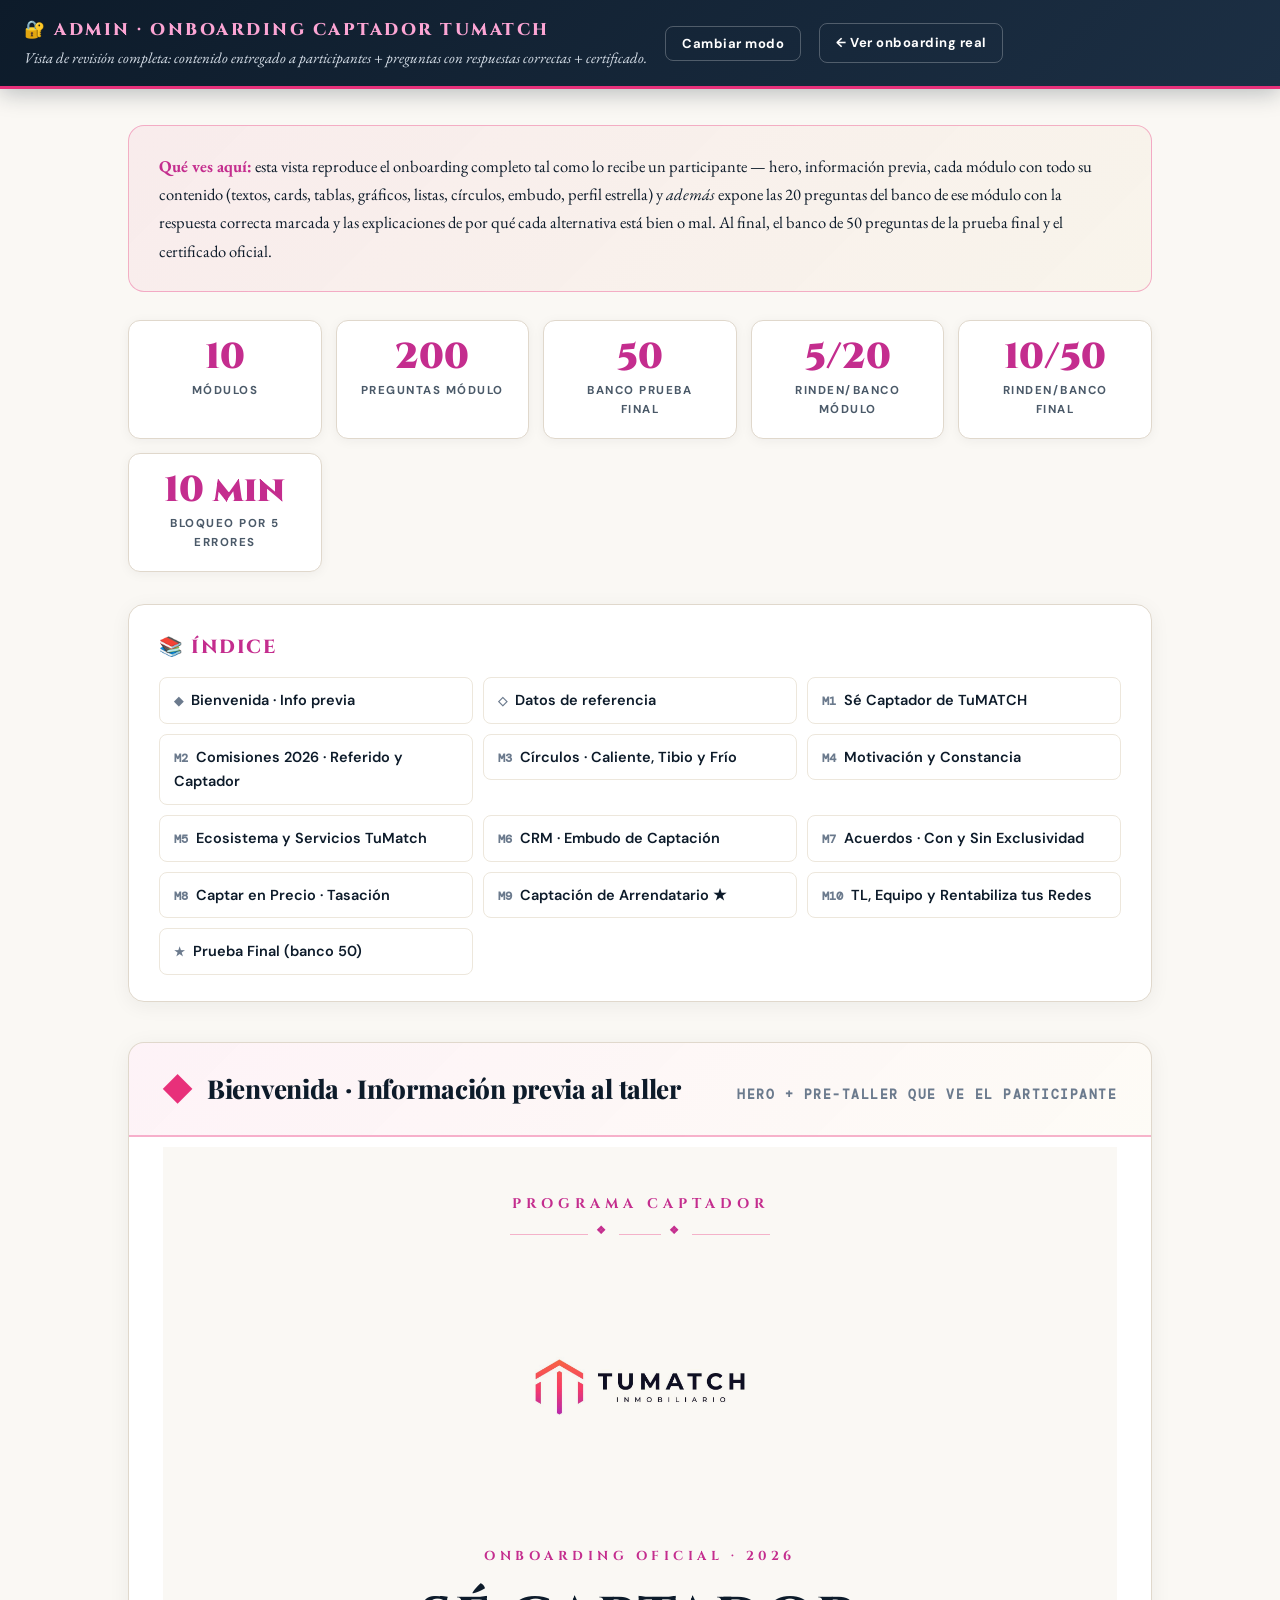
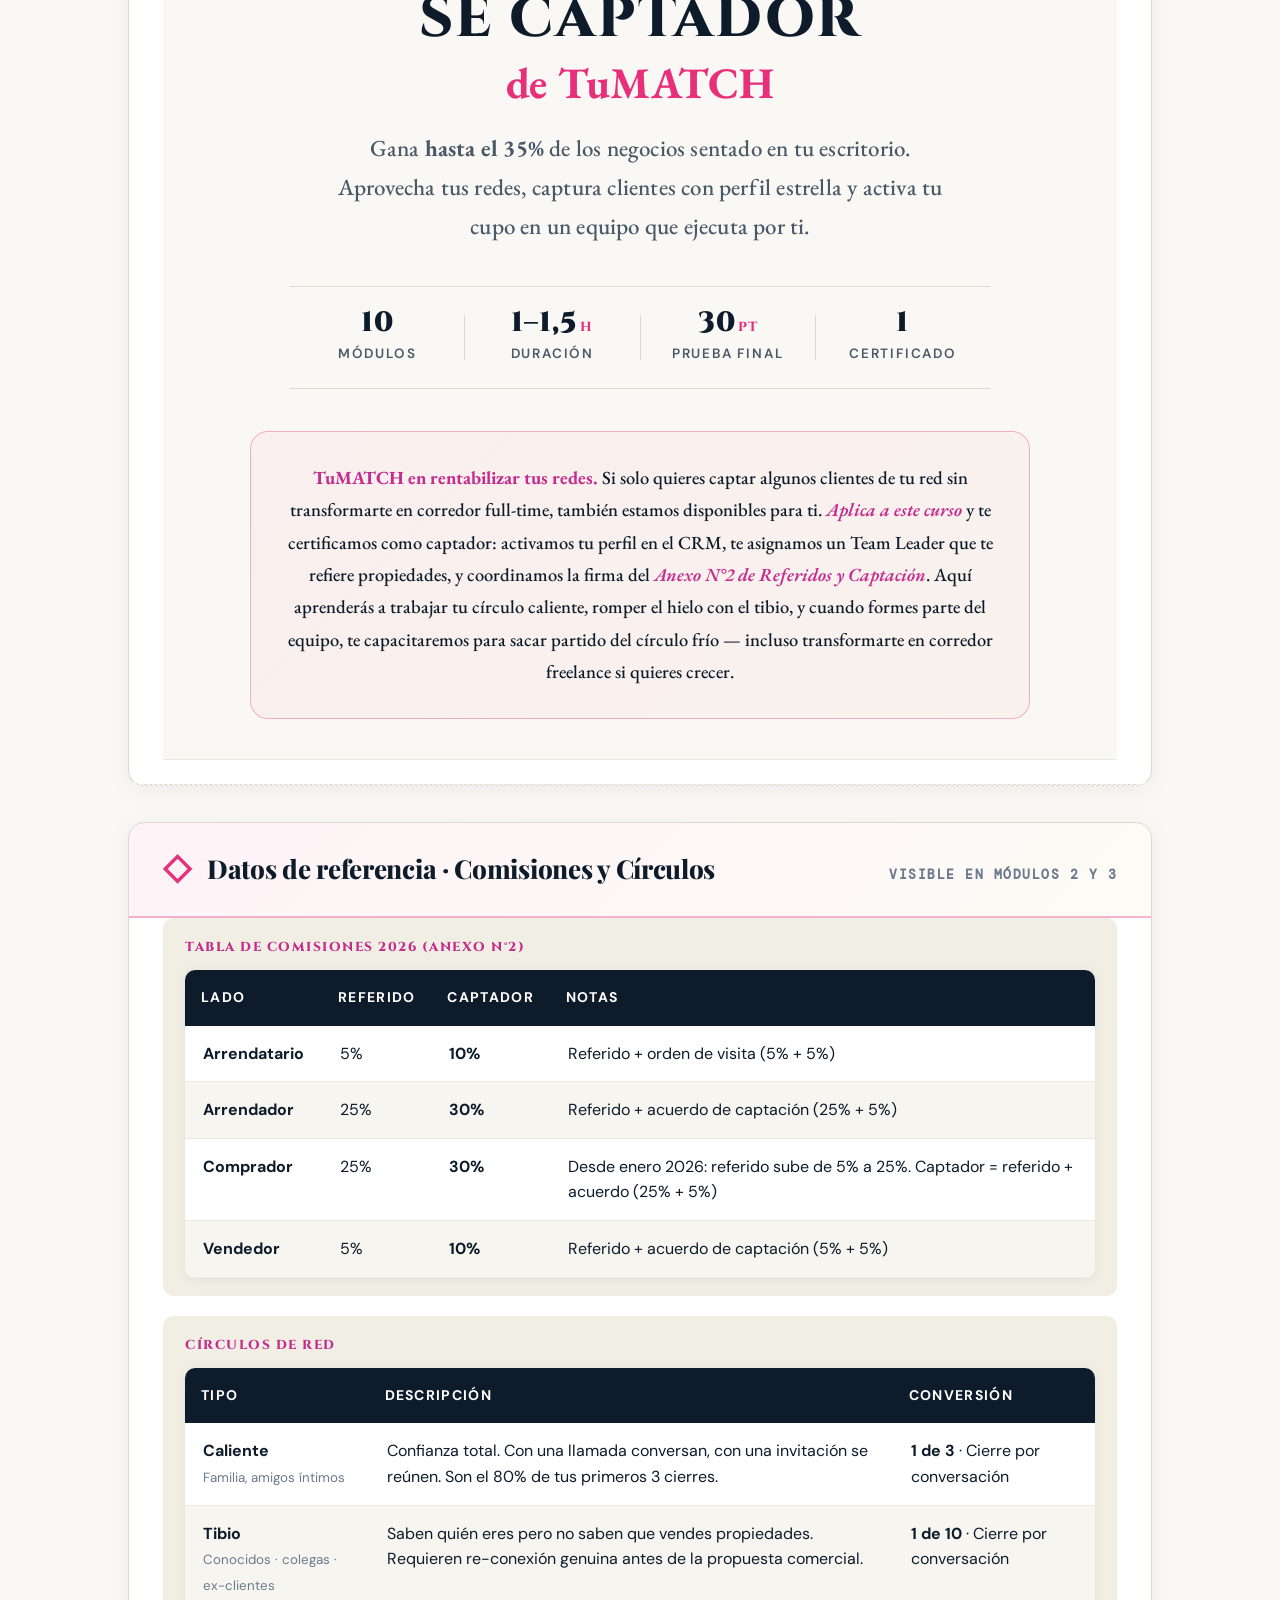
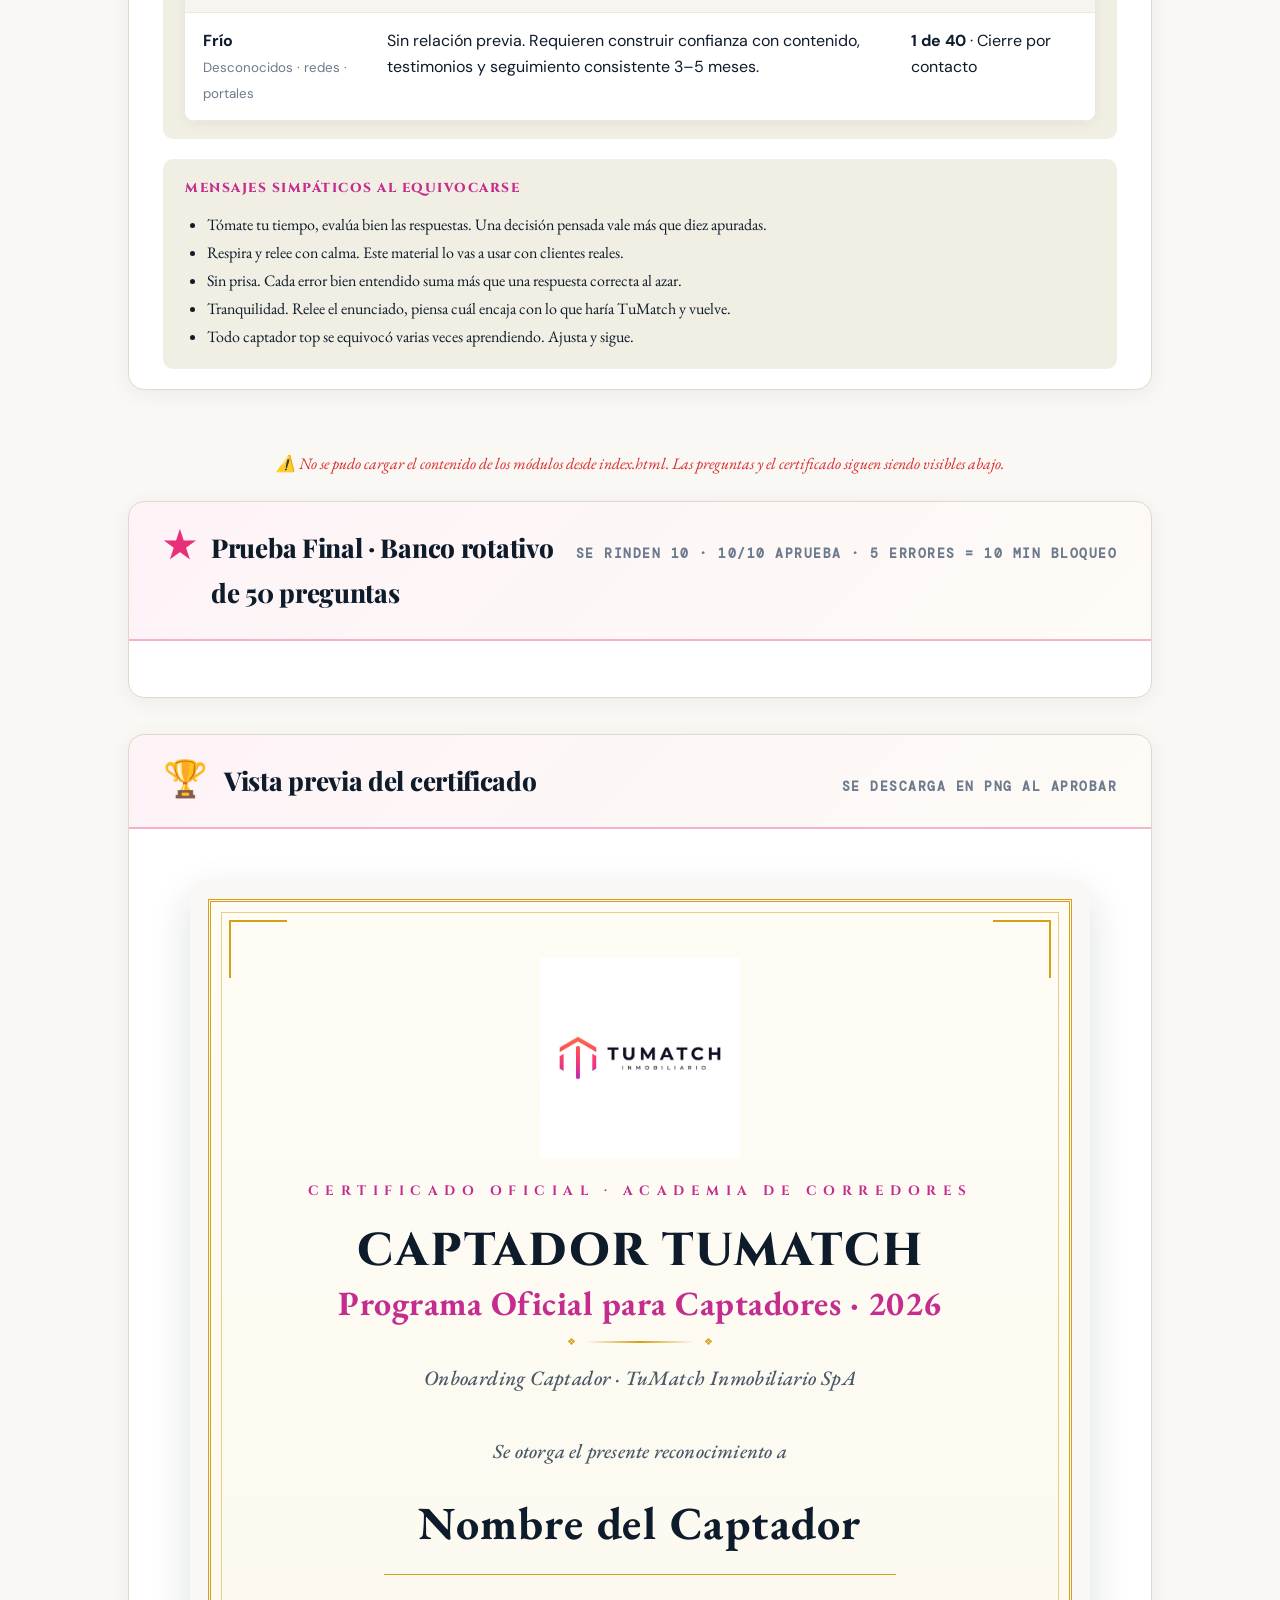
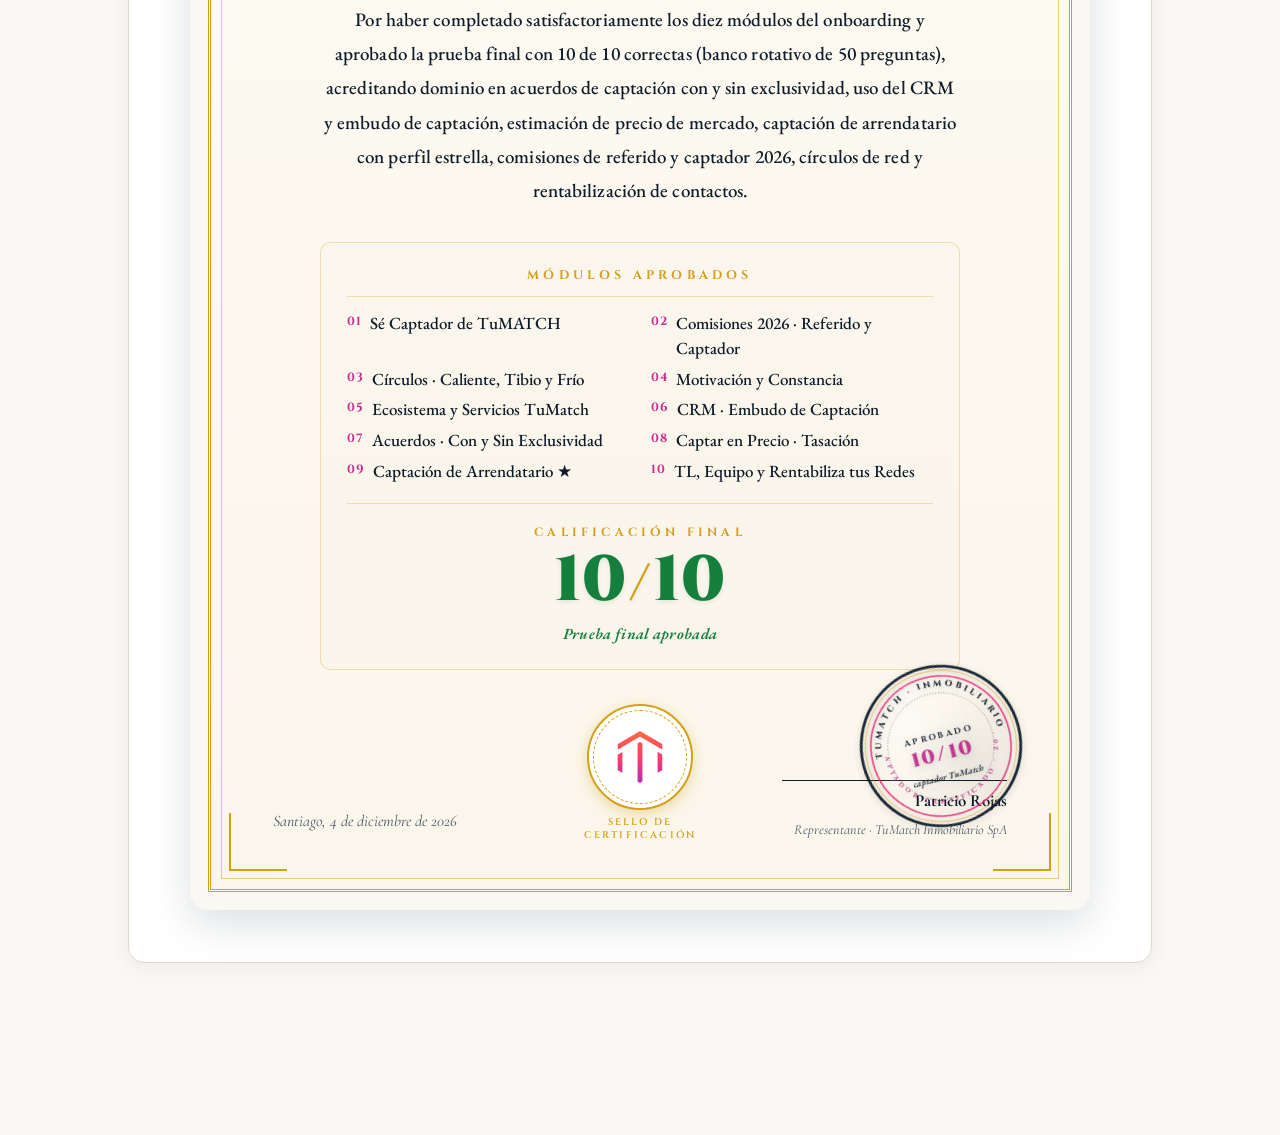
<file: admin.html>
<!DOCTYPE html>
<html lang="es">
<head>
<meta charset="UTF-8">
<meta name="viewport" content="width=device-width, initial-scale=1.0">
<title>ADMIN · Onboarding Captador TuMatch · Revisión completa</title>
<meta name="robots" content="noindex,nofollow">
<link rel="preconnect" href="https://fonts.googleapis.com">
<link rel="preconnect" href="https://fonts.gstatic.com" crossorigin>
<link href="https://fonts.googleapis.com/css2?family=Cinzel:wght@500;700;800;900&family=Cormorant+Garamond:ital,wght@0,500;0,600;0,700;1,500;1,700&family=EB+Garamond:ital,wght@0,400;0,500;0,600;0,700;1,400;1,600&family=Playfair+Display:ital,wght@0,700;0,800&family=DM+Sans:wght@400;500;600;700;800&family=DM+Mono:wght@400;500;600&display=swap" rel="stylesheet">
<link rel="stylesheet" href="styles.css">
<script>
  (function(){
    try{
      var saved = localStorage.getItem('tumatch_theme');
      if (saved === 'dark' || saved === 'light') { document.documentElement.setAttribute('data-theme', saved); }
    }catch(e){}
  })();
</script>
<style>
  body{padding-bottom:100px}
  .admin-banner{position:sticky;top:0;z-index:50;background:linear-gradient(135deg,#0D1B2A,#1C2F44);color:#FFF;padding:16px 24px;border-bottom:3px solid var(--capt-pink);box-shadow:0 4px 22px rgba(13,27,42,.28);display:flex;gap:18px;align-items:center;flex-wrap:wrap}
  .admin-banner-title{font-family:'Cinzel',serif;font-size:17px;font-weight:800;letter-spacing:2.5px;text-transform:uppercase;color:#FCA5D4}
  .admin-banner-sub{font-family:'EB Garamond',serif;font-size:15px;color:#D8E0EA;font-style:italic;flex:1;min-width:220px}
  .admin-banner-theme{background:transparent;border:1.5px solid rgba(255,255,255,.25);color:#FFF;padding:8px 16px;border-radius:8px;cursor:pointer;font-family:'DM Sans',sans-serif;font-size:13px;font-weight:700;letter-spacing:.5px;text-decoration:none;display:inline-flex;align-items:center;gap:6px}
  .admin-banner-theme:hover{background:rgba(255,255,255,.1);border-color:var(--capt-pink)}
  .admin-wrap{max-width:1080px;margin:0 auto;padding:36px 28px}

  .admin-intro{background:linear-gradient(135deg,rgba(232,48,122,.06),rgba(212,160,23,.04));border:1.5px solid var(--capt-border);border-radius:16px;padding:26px 30px;margin-bottom:28px;font-family:'EB Garamond',serif;font-size:16.5px;line-height:1.7;color:var(--ui-text)}
  .admin-intro strong{color:var(--capt-pinkDk)}
  [data-theme="dark"] .admin-intro strong{color:#FDA4C4}

  .admin-toc{background:var(--ui-surface);border:1.5px solid var(--ui-border);border-radius:16px;padding:26px 30px;margin-bottom:40px;box-shadow:0 4px 20px rgba(13,27,42,.06)}
  .admin-toc h2{font-family:'Cinzel',serif;font-size:19px;font-weight:800;letter-spacing:1.5px;text-transform:uppercase;color:var(--capt-pinkDk);margin-bottom:14px}
  [data-theme="dark"] .admin-toc h2{color:#FDA4C4}
  .admin-toc ul{list-style:none;padding:0;margin:0;display:grid;grid-template-columns:repeat(auto-fill,minmax(260px,1fr));gap:10px}
  .admin-toc li{font-family:'DM Sans',sans-serif;font-size:14.5px;font-weight:600}
  .admin-toc a{color:var(--ui-text);text-decoration:none;display:block;padding:10px 14px;border-radius:8px;border:1px solid var(--ui-border-soft);transition:all .15s}
  .admin-toc a:hover{background:var(--capt-soft);border-color:var(--capt-border);color:var(--capt-pinkDk);transform:translateX(2px)}
  [data-theme="dark"] .admin-toc a:hover{color:#FDA4C4}
  .admin-toc .toc-num{font-family:'DM Mono',monospace;font-size:12px;color:var(--ui-text-muted);margin-right:8px;font-weight:700}

  .admin-module{background:var(--ui-surface);border:1.5px solid var(--ui-border);border-radius:16px;padding:0;margin-bottom:36px;box-shadow:0 4px 22px rgba(13,27,42,.06);overflow:hidden}
  .admin-module-head{background:linear-gradient(135deg,rgba(232,48,122,.06),rgba(212,160,23,.04));border-bottom:2px solid var(--capt-border);padding:24px 34px;display:flex;align-items:baseline;gap:16px;flex-wrap:wrap}
  .admin-module-num{font-family:'Cinzel',serif;font-size:36px;font-weight:900;color:var(--capt-pink);line-height:1}
  .admin-module-title{font-family:'Playfair Display',serif;font-size:26px;font-weight:800;color:var(--ui-text);letter-spacing:-.3px;flex:1;min-width:200px}
  .admin-module-meta{font-family:'DM Mono',monospace;font-size:12.5px;color:var(--ui-text-muted);text-transform:uppercase;letter-spacing:1.5px;font-weight:700}

  .admin-section-tag{font-family:'Cinzel',serif;font-size:12px;font-weight:800;letter-spacing:2.5px;text-transform:uppercase;color:var(--capt-pinkDk);background:var(--capt-soft);border:1px solid var(--capt-border);border-radius:30px;padding:6px 16px;display:inline-block;margin:24px 34px 12px}
  [data-theme="dark"] .admin-section-tag{color:#FDA4C4;background:rgba(232,48,122,.18)}

  /* Contenido extraído de index.html — contenedor que aísla */
  .admin-module-content{padding:10px 34px 24px;border-bottom:1px dashed var(--ui-border)}
  .admin-module-content .page{max-width:none;padding:0;margin:0}
  .admin-module-content .module{display:block !important;animation:none}
  .admin-module-content .sec-header{margin-bottom:24px}
  .admin-module-content .sec-h2{font-size:clamp(24px,3.4vw,32px) !important;margin-bottom:10px}
  .admin-module-content .sec-desc{font-size:17px !important}
  .admin-module-content .quiz-gate{display:none !important} /* ocultamos quiz placeholder */

  .admin-quiz-wrap{padding:28px 34px}
  .admin-quiz-wrap h3{font-family:'Cinzel',serif;font-size:14px;letter-spacing:2px;text-transform:uppercase;color:var(--capt-pinkDk);margin-bottom:14px;font-weight:800}
  [data-theme="dark"] .admin-quiz-wrap h3{color:#FDA4C4}

  .admin-q{background:var(--ui-surface-soft);border:1px solid var(--ui-border-soft);border-left:5px solid var(--capt-pink);border-radius:10px;padding:20px 22px;margin-bottom:16px}
  .admin-q-head{display:flex;align-items:flex-start;gap:10px;margin-bottom:12px}
  .admin-q-n{font-family:'DM Mono',monospace;font-size:13px;background:var(--capt-pinkDk);color:#FFF;padding:4px 10px;border-radius:6px;font-weight:800;letter-spacing:1px;flex-shrink:0}
  .admin-q-text{font-family:'Playfair Display',serif;font-size:18px;font-weight:700;color:var(--ui-text);line-height:1.5;flex:1}
  .admin-opts{display:flex;flex-direction:column;gap:8px;margin-bottom:14px}
  .admin-opt{padding:12px 16px;border-radius:8px;font-family:'DM Sans',sans-serif;font-size:15px;line-height:1.55;color:var(--ui-text);border:1.5px solid var(--ui-border);background:var(--ui-surface);display:flex;gap:12px;align-items:flex-start;flex-wrap:wrap}
  .admin-opt-letter{font-family:'DM Mono',monospace;font-size:12px;background:var(--ui-surface-tint);color:var(--ui-text-soft);padding:3px 9px;border-radius:5px;font-weight:800;flex-shrink:0;min-width:26px;text-align:center}
  .admin-opt.correct{background:rgba(22,163,74,.12);border-color:rgba(22,163,74,.4);color:var(--ui-text);font-weight:600}
  .admin-opt.correct .admin-opt-letter{background:#16A34A;color:#FFF}
  .admin-opt.correct::after{content:'✓ CORRECTA';font-family:'DM Mono',monospace;font-size:10.5px;color:#16A34A;margin-left:auto;background:rgba(22,163,74,.15);padding:3px 8px;border-radius:6px;font-weight:800;letter-spacing:1.2px;flex-shrink:0;align-self:center}
  [data-theme="dark"] .admin-opt.correct{background:rgba(22,163,74,.2);border-color:rgba(34,197,94,.45);color:#D1FADF}
  [data-theme="dark"] .admin-opt.correct::after{color:#6EE7A7;background:rgba(22,163,74,.3)}
  .admin-opt-why{font-family:'EB Garamond',serif;font-size:14.5px;color:var(--ui-text-muted);font-style:italic;margin-top:4px;line-height:1.55;flex-basis:100%;padding-left:38px}
  .admin-whyexp{background:var(--ui-surface);border-left:4px solid #16A34A;border-radius:6px;padding:12px 16px;font-family:'EB Garamond',serif;font-size:15.5px;color:var(--ui-text);line-height:1.7;font-weight:500;margin-top:6px}
  .admin-whyexp strong{color:#16A34A;display:block;font-family:'DM Mono',monospace;font-size:11px;letter-spacing:1.5px;text-transform:uppercase;margin-bottom:6px;font-weight:800}
  [data-theme="dark"] .admin-whyexp{background:var(--ui-surface-tint);border-left-color:#22C55E;color:var(--ui-text)}
  [data-theme="dark"] .admin-whyexp strong{color:#6EE7A7}

  .admin-data-block{background:var(--ui-surface-tint);border-radius:10px;padding:18px 22px;margin:0 34px 20px}
  .admin-data-block h3{font-family:'Cinzel',serif;font-size:13px;letter-spacing:1.5px;text-transform:uppercase;color:var(--capt-pinkDk);margin-bottom:12px;font-weight:800}
  [data-theme="dark"] .admin-data-block h3{color:#FDA4C4}

  .admin-stats{display:grid;grid-template-columns:repeat(auto-fit,minmax(180px,1fr));gap:14px;margin-bottom:32px}
  .admin-stat{background:var(--ui-surface);border:1.5px solid var(--ui-border);border-radius:12px;padding:18px 22px;text-align:center;box-shadow:0 2px 12px rgba(13,27,42,.05)}
  .admin-stat-num{font-family:'Cinzel',serif;font-size:36px;font-weight:900;color:var(--capt-pinkDk);line-height:1;margin-bottom:6px}
  [data-theme="dark"] .admin-stat-num{color:#FDA4C4}
  .admin-stat-lbl{font-family:'DM Sans',sans-serif;font-size:11.5px;letter-spacing:1.5px;text-transform:uppercase;color:var(--ui-text-soft);font-weight:700}

  .admin-loading{padding:24px 34px;font-family:'EB Garamond',serif;font-size:16px;color:var(--ui-text-soft);font-style:italic;text-align:center}

  /* Preview del Hero del onboarding */
  .admin-hero-preview .hero-new{padding:40px 28px}
  .admin-hero-preview .hero-meta-num{font-size:28px}
  .admin-hero-preview{border-bottom:1px dashed var(--ui-border)}

  @media(max-width:700px){
    .admin-module-head{padding:20px 22px}
    .admin-module-content, .admin-quiz-wrap{padding-left:22px;padding-right:22px}
    .admin-data-block{margin-left:22px;margin-right:22px}
    .admin-section-tag{margin-left:22px;margin-right:22px}
    .admin-module-num{font-size:28px}
    .admin-module-title{font-size:21px}
    .admin-q{padding:16px 18px}
    .admin-q-text{font-size:16px}
    .admin-opt{font-size:14.5px;padding:10px 12px}
    .admin-opt.correct::after{margin-left:0;margin-top:6px}
  }
</style>
</head>
<body>

<div class="admin-banner">
  <div>
    <div class="admin-banner-title">🔐 Admin · Onboarding Captador TuMatch</div>
    <div class="admin-banner-sub">Vista de revisión completa: contenido entregado a participantes + preguntas con respuestas correctas + certificado.</div>
  </div>
  <button class="admin-banner-theme" onclick="toggleAdminTheme()">Cambiar modo</button>
  <a class="admin-banner-theme" href="index.html">← Ver onboarding real</a>
</div>

<div class="admin-wrap">

  <div class="admin-intro">
    <strong>Qué ves aquí:</strong> esta vista reproduce el onboarding completo tal como lo recibe un participante — hero, información previa, cada módulo con todo su contenido (textos, cards, tablas, gráficos, listas, círculos, embudo, perfil estrella) y <em>además</em> expone las 20 preguntas del banco de ese módulo con la respuesta correcta marcada y las explicaciones de por qué cada alternativa está bien o mal. Al final, el banco de 50 preguntas de la prueba final y el certificado oficial.
  </div>

  <div class="admin-stats" id="admin-stats"></div>

  <div class="admin-toc">
    <h2>📚 Índice</h2>
    <ul id="admin-toc-list"></ul>
  </div>

  <!-- Preview del hero del onboarding -->
  <div class="admin-module admin-hero-preview">
    <div class="admin-module-head">
      <div class="admin-module-num">◆</div>
      <div class="admin-module-title">Bienvenida · Información previa al taller</div>
      <div class="admin-module-meta">Hero + pre-taller que ve el participante</div>
    </div>
    <div class="admin-module-content" id="admin-hero-content">
      <div class="admin-loading">Cargando contenido del hero…</div>
    </div>
  </div>

  <!-- Datos de referencia (reutilizable en módulos) -->
  <div class="admin-module" id="admin-data">
    <div class="admin-module-head">
      <div class="admin-module-num">◇</div>
      <div class="admin-module-title">Datos de referencia · Comisiones y Círculos</div>
      <div class="admin-module-meta">Visible en módulos 2 y 3</div>
    </div>
    <div class="admin-data-block">
      <h3>Tabla de Comisiones 2026 (Anexo N°2)</h3>
      <table class="barrio-table">
        <thead><tr><th>Lado</th><th>Referido</th><th>Captador</th><th>Notas</th></tr></thead>
        <tbody id="commissions-tbody"></tbody>
      </table>
    </div>
    <div class="admin-data-block">
      <h3>Círculos de red</h3>
      <table class="barrio-table">
        <thead><tr><th>Tipo</th><th>Descripción</th><th>Conversión</th></tr></thead>
        <tbody id="circles-tbody"></tbody>
      </table>
    </div>
    <div class="admin-data-block">
      <h3>Mensajes simpáticos al equivocarse</h3>
      <ul id="friendly-list" style="list-style:disc;padding-left:22px;font-family:'EB Garamond',serif;font-size:16px;line-height:1.75;color:var(--ui-text);margin:0"></ul>
    </div>
  </div>

  <!-- Módulos -->
  <div id="admin-modules">
    <div class="admin-loading">Cargando módulos…</div>
  </div>

  <!-- Banco final -->
  <div class="admin-module" id="admin-final">
    <div class="admin-module-head">
      <div class="admin-module-num">★</div>
      <div class="admin-module-title">Prueba Final · Banco rotativo de 50 preguntas</div>
      <div class="admin-module-meta">Se rinden 10 · 10/10 aprueba · 5 errores = 10 min bloqueo</div>
    </div>
    <div class="admin-quiz-wrap">
      <div id="admin-final-qs"></div>
    </div>
  </div>

  <!-- Vista previa del certificado -->
  <div class="admin-module">
    <div class="admin-module-head">
      <div class="admin-module-num">🏆</div>
      <div class="admin-module-title">Vista previa del certificado</div>
      <div class="admin-module-meta">Se descarga en PNG al aprobar</div>
    </div>
    <div class="admin-quiz-wrap" id="admin-cert-preview"></div>
  </div>

</div>

<script src="app.js"></script>
<script>
  const MODULE_NAMES = [
    null,
    'Sé Captador de TuMATCH',
    'Comisiones 2026 · Referido y Captador',
    'Círculos · Caliente, Tibio y Frío',
    'Motivación y Constancia',
    'Ecosistema y Servicios TuMatch',
    'CRM · Embudo de Captación',
    'Acuerdos · Con y Sin Exclusividad',
    'Captar en Precio · Tasación',
    'Captación de Arrendatario ★',
    'TL, Equipo y Rentabiliza tus Redes'
  ];

  function toggleAdminTheme(){
    const cur = document.documentElement.getAttribute('data-theme');
    const next = cur === 'dark' ? 'light' : 'dark';
    document.documentElement.setAttribute('data-theme', next);
    try { localStorage.setItem('tumatch_theme', next); } catch(e){}
  }

  function renderQuestion(q, idx) {
    const opts = q.opts.map((opt, i) => {
      const isCorrect = i === q.correct;
      const whyNot = (q.whyNot && q.whyNot[i]) ? q.whyNot[i] : '';
      return (
        '<div class="admin-opt' + (isCorrect ? ' correct' : '') + '">' +
          '<span class="admin-opt-letter">' + String.fromCharCode(65+i) + '</span>' +
          '<span>' + opt + '</span>' +
          (whyNot && !isCorrect ? '<div class="admin-opt-why">✗ ' + whyNot + '</div>' : '') +
        '</div>'
      );
    }).join('');
    return (
      '<div class="admin-q">' +
        '<div class="admin-q-head">' +
          '<div class="admin-q-n">P' + String(idx).padStart(2,'0') + '</div>' +
          '<div class="admin-q-text">' + q.q + '</div>' +
        '</div>' +
        '<div class="admin-opts">' + opts + '</div>' +
        '<div class="admin-whyexp"><strong>Por qué es la correcta</strong>' + q.why + '</div>' +
      '</div>'
    );
  }

  function renderModule(n, contentHtml) {
    const bank = window.quizBank[n] || [];
    const qsHtml = bank.map((q, i) => renderQuestion(q, i+1)).join('');
    return (
      '<div class="admin-module" id="mod-' + n + '">' +
        '<div class="admin-module-head">' +
          '<div class="admin-module-num">' + String(n).padStart(2,'0') + '</div>' +
          '<div class="admin-module-title">' + MODULE_NAMES[n] + '</div>' +
          '<div class="admin-module-meta">' + bank.length + ' preguntas en banco · 5 se rinden</div>' +
        '</div>' +
        '<div class="admin-section-tag"><span style="margin-right:6px">📖</span>Contenido que ve el participante</div>' +
        '<div class="admin-module-content">' + contentHtml + '</div>' +
        '<div class="admin-section-tag"><span style="margin-right:6px">🎯</span>Banco de preguntas (respuestas visibles)</div>' +
        '<div class="admin-quiz-wrap">' + qsHtml + '</div>' +
      '</div>'
    );
  }

  function renderCertPreview() {
    const now = new Date();
    const fecha = now.toLocaleDateString('es-CL', {year:'numeric', month:'long', day:'numeric'});
    const modulesHtml = [];
    for (let i=1; i<=10; i++) {
      modulesHtml.push('<li><span class="cert-mod-n">' + String(i).padStart(2,'0') + '</span><span>' + MODULE_NAMES[i] + '</span></li>');
    }
    return (
      '<div class="tm-cert" id="cert-preview">' +
        '<div class="tm-cert-border">' +
          '<div class="tm-cert-corner tl"></div><div class="tm-cert-corner tr"></div><div class="tm-cert-corner bl"></div><div class="tm-cert-corner br"></div>' +
          '<div class="tm-cert-logo-block"><img class="tm-cert-logo-img" src="assets/tumatch_horizontal_positivo.jpg" alt="TuMatch Inmobiliario"></div>' +
          '<div class="tm-cert-eyebrow">Certificado Oficial · Academia de Corredores</div>' +
          '<h1 class="tm-cert-title">Captador TuMatch<em>Programa Oficial para Captadores · 2026</em></h1>' +
          '<div class="tm-cert-divider"></div>' +
          '<div class="tm-cert-subtitle">Onboarding Captador · TuMatch Inmobiliario SpA</div>' +
          '<p class="tm-cert-intro">Se otorga el presente reconocimiento a</p>' +
          '<div class="tm-cert-name">Nombre del Captador</div>' +
          '<p class="tm-cert-body">Por haber completado satisfactoriamente los diez módulos del onboarding y aprobado la prueba final con 10 de 10 correctas (banco rotativo de 50 preguntas), acreditando dominio en acuerdos de captación con y sin exclusividad, uso del CRM y embudo de captación, estimación de precio de mercado, captación de arrendatario con perfil estrella, comisiones de referido y captador 2026, círculos de red y rentabilización de contactos.</p>' +
          '<div class="tm-cert-modules-block">' +
            '<div class="tm-cert-modules-title">Módulos aprobados</div>' +
            '<ol class="tm-cert-modules">' + modulesHtml.join('') + '</ol>' +
            '<div class="tm-cert-final-badge"><span class="badge-label">Calificación final</span><span class="badge-score">10<span class="badge-slash">/</span>10</span><span class="badge-sub">Prueba final aprobada</span></div>' +
          '</div>' +
          '<div class="tm-cert-footer">' +
            '<div class="tm-cert-date">Santiago, ' + fecha + '</div>' +
            '<div class="tm-cert-seal">' +
              '<div class="tm-cert-seal-mark"><img src="assets/tumatch_simbolo_positivo.jpg" alt="TuMatch"></div>' +
              '<div class="tm-cert-seal-label">Sello de<br>certificación</div>' +
            '</div>' +
            '<div class="tm-cert-sign">' +
              '<div class="tm-cert-stamp">' +
                '<svg viewBox="0 0 240 240" xmlns="http://www.w3.org/2000/svg" class="tm-cert-stamp-svg">' +
                  '<defs><path id="tmAdminArcTop" d="M 34,120 A 86,86 0 0 1 206,120" fill="none"/><path id="tmAdminArcBottom" d="M 38,120 A 82,82 0 0 0 202,120" fill="none"/></defs>' +
                  '<circle cx="120" cy="120" r="114" fill="none" stroke="#0D1B2A" stroke-width="4"/>' +
                  '<circle cx="120" cy="120" r="108" fill="none" stroke="#D4A017" stroke-width="0.8"/>' +
                  '<circle cx="120" cy="120" r="100" fill="none" stroke="#E8307A" stroke-width="2.2"/>' +
                  '<circle cx="120" cy="120" r="76" fill="none" stroke="#0D1B2A" stroke-width="1" stroke-dasharray="1 3"/>' +
                  '<text font-family="Cinzel, serif" font-size="12" font-weight="800" letter-spacing="4.5" fill="#0D1B2A"><textPath href="#tmAdminArcTop" startOffset="50%" text-anchor="middle">TUMATCH · INMOBILIARIO</textPath></text>' +
                  '<text font-family="Cinzel, serif" font-size="9" font-weight="700" letter-spacing="5" fill="#C42D8E"><textPath href="#tmAdminArcBottom" startOffset="50%" text-anchor="middle">CAPTADOR CERTIFICADO · 2026</textPath></text>' +
                  '<text x="120" y="108" font-family="Cinzel, serif" font-size="12" font-weight="700" letter-spacing="3.5" text-anchor="middle" fill="#0D1B2A">APROBADO</text>' +
                  '<text x="120" y="140" font-family="Cinzel, serif" font-size="28" font-weight="900" letter-spacing="3" text-anchor="middle" fill="#C42D8E">10/10</text>' +
                  '<text x="120" y="168" font-family="EB Garamond, serif" font-style="italic" font-weight="600" font-size="13" text-anchor="middle" fill="#0D1B2A">captador TuMatch</text>' +
                '</svg>' +
              '</div>' +
              '<div class="tm-cert-sign-line"></div>' +
              '<div class="tm-cert-sign-name">Patricio Rojas</div>' +
              '<div class="tm-cert-sign-role">Representante · TuMatch Inmobiliario SpA</div>' +
            '</div>' +
          '</div>' +
        '</div>' +
      '</div>'
    );
  }

  // Extrae el contenido HTML de una sección del index.html (sin el quiz-gate)
  function extractModuleContent(doc, n) {
    if (n === 0) {
      const hero = doc.querySelector('#mod-0 .hero-new');
      if (!hero) return '<div class="admin-loading">(sin hero)</div>';
      const clone = hero.cloneNode(true);
      // Remover botón de "comenzar" y resume banner para evitar confusión en admin
      const cta = clone.querySelector('.hero-cta-row'); if (cta) cta.remove();
      const resume = clone.querySelector('#resumeBanner'); if (resume) resume.remove();
      const hint = clone.querySelector('.hero-save-hint'); if (hint) hint.remove();
      return clone.outerHTML;
    }
    const mod = doc.getElementById('mod-' + n);
    if (!mod) return '<div class="admin-loading">(módulo sin contenido adicional)</div>';
    const page = mod.querySelector('.page');
    if (!page) return '<div class="admin-loading">(sin .page)</div>';
    const clone = page.cloneNode(true);
    // Remover placeholders de quiz y elementos con onclick que apunten a App (inseguro en admin)
    clone.querySelectorAll('.quiz-gate, #commissions-grid, #circles-grid').forEach(el => el.remove());
    return clone.outerHTML;
  }

  // Reemplaza placeholders vacíos (grids) con contenido estático para admin
  function hydrateStatic(n, container) {
    if (n === 2) {
      // Tabla de comisiones al inicio del módulo
      const html = window.commissionData.map(c => (
        '<div class="commission-cell"><div class="commission-lado">' + c.lado + '</div>' +
        '<div class="commission-captador">' + c.captador + '</div>' +
        '<div class="commission-referido">Referido ' + c.referido + '</div>' +
        '<div class="commission-note">' + c.note + '</div></div>'
      )).join('');
      const block = document.createElement('div');
      block.className = 'commission-grid';
      block.style.margin = '20px 0';
      block.innerHTML = html;
      const first = container.querySelector('.info-box, .sec-header + *, p');
      container.insertBefore(block, first ? first.nextSibling : null);
    }
    if (n === 3) {
      const html = window.circlesData.map(c => (
        '<div class="circle-card circle-' + c.type + '">' +
          '<div class="circle-temp">' + c.temp + '</div>' +
          '<h4>' + c.title + '</h4>' +
          '<p>' + c.desc + '</p>' +
          '<div class="circle-kpi">' + c.kpi + '<small>' + c.kpiLbl + '</small></div>' +
        '</div>'
      )).join('');
      const block = document.createElement('div');
      block.className = 'circle-grid';
      block.style.margin = '20px 0';
      block.innerHTML = html;
      const header = container.querySelector('.sec-header');
      if (header) header.after(block);
      else container.prepend(block);
    }
  }

  async function loadContent() {
    let doc;
    try {
      const resp = await fetch('index.html', { cache: 'no-cache' });
      const html = await resp.text();
      doc = new DOMParser().parseFromString(html, 'text/html');
    } catch(err) {
      console.error('Error cargando index.html:', err);
      document.getElementById('admin-modules').innerHTML =
        '<div class="admin-loading" style="color:#DC2626">⚠️ No se pudo cargar el contenido de index.html. Revisa consola.</div>';
      return;
    }

    // Hero
    const heroHost = document.getElementById('admin-hero-content');
    heroHost.innerHTML = extractModuleContent(doc, 0);

    // Módulos
    const mods = [];
    for (let i=1; i<=10; i++) mods.push(renderModule(i, extractModuleContent(doc, i)));
    document.getElementById('admin-modules').innerHTML = mods.join('');

    // Hidratar grids de datos (m2, m3)
    for (let i=2; i<=3; i++) {
      const modEl = document.getElementById('mod-' + i);
      const content = modEl.querySelector('.admin-module-content');
      if (content) hydrateStatic(i, content);
    }

    // Prueba final
    document.getElementById('admin-final-qs').innerHTML = window.finalBank.map((q, i) => renderQuestion(q, i+1)).join('');
  }

  function renderMeta() {
    const qb = window.quizBank, fb = window.finalBank;
    const totalModuleQ = Object.values(qb).reduce((a,b) => a + b.length, 0);
    document.getElementById('admin-stats').innerHTML = (
      '<div class="admin-stat"><div class="admin-stat-num">10</div><div class="admin-stat-lbl">Módulos</div></div>' +
      '<div class="admin-stat"><div class="admin-stat-num">' + totalModuleQ + '</div><div class="admin-stat-lbl">Preguntas módulo</div></div>' +
      '<div class="admin-stat"><div class="admin-stat-num">' + fb.length + '</div><div class="admin-stat-lbl">Banco prueba final</div></div>' +
      '<div class="admin-stat"><div class="admin-stat-num">5/20</div><div class="admin-stat-lbl">Rinden/banco módulo</div></div>' +
      '<div class="admin-stat"><div class="admin-stat-num">10/50</div><div class="admin-stat-lbl">Rinden/banco final</div></div>' +
      '<div class="admin-stat"><div class="admin-stat-num">10 min</div><div class="admin-stat-lbl">Bloqueo por 5 errores</div></div>'
    );

    const toc = [
      '<li><a href="#admin-hero-content"><span class="toc-num">◆</span>Bienvenida · Info previa</a></li>',
      '<li><a href="#admin-data"><span class="toc-num">◇</span>Datos de referencia</a></li>'
    ];
    for (let i=1; i<=10; i++) toc.push('<li><a href="#mod-' + i + '"><span class="toc-num">M' + i + '</span>' + MODULE_NAMES[i] + '</a></li>');
    toc.push('<li><a href="#admin-final"><span class="toc-num">★</span>Prueba Final (banco 50)</a></li>');
    document.getElementById('admin-toc-list').innerHTML = toc.join('');

    document.getElementById('commissions-tbody').innerHTML = window.commissionData.map(c => (
      '<tr><td><strong>' + c.lado + '</strong></td><td>' + c.referido + '</td><td><strong>' + c.captador + '</strong></td><td>' + c.note + '</td></tr>'
    )).join('');
    document.getElementById('circles-tbody').innerHTML = window.circlesData.map(c => (
      '<tr><td><strong>' + c.temp + '</strong><br><small style="color:var(--ui-text-muted)">' + c.title + '</small></td><td>' + c.desc + '</td><td><strong>' + c.kpi + '</strong> · ' + c.kpiLbl + '</td></tr>'
    )).join('');
    // Mensajes simpáticos: extraer del app.js (expuesto como global)
    const flist = document.getElementById('friendly-list');
    const arr = (typeof FRIENDLY_MISS !== 'undefined') ? FRIENDLY_MISS : (window.FRIENDLY_MISS || []);
    if (arr && arr.length) flist.innerHTML = arr.map(m => '<li>' + m + '</li>').join('');
    else flist.innerHTML = '<li style="font-style:italic;color:var(--ui-text-muted)">(carga async pendiente)</li>';
  }

  function renderCertificateSection() {
    const host = document.getElementById('admin-cert-preview');
    if (host) host.innerHTML = renderCertPreview();
  }

  window.addEventListener('load', () => {
    renderMeta();
    renderCertificateSection(); // independiente: se pinta siempre
    loadContent().catch(err => {
      console.error('loadContent error:', err);
      document.getElementById('admin-modules').innerHTML =
        '<div class="admin-loading" style="color:#DC2626">⚠️ No se pudo cargar el contenido de los módulos desde index.html. Las preguntas y el certificado siguen siendo visibles abajo.</div>';
    });
  });
</script>
</body>
</html>
</file>
<file: styles.css>
@import url('https://fonts.googleapis.com/css2?family=Playfair+Display:ital,wght@0,700;0,800;1,700&family=DM+Sans:wght@300;400;500;600;700&family=DM+Mono:wght@400;500&display=swap');

:root{
  /* Brand — nunca cambia entre temas */
  --brand-navy:#0D1B2A;
  --brand-cream:#FAF8F4;
  --navy:#0D1B2A;
  --navyLt:#152335;
  --navyCard:#1C2F44;
  --coral:#E85D4A;
  --coralDk:#C94432;
  --pink:#E8307A;
  --mag:#C42D8E;
  --purple:#8B2FC9;
  --teal:#0EA5A0;
  --tealDk:#047857;
  --tealLt:#5EEAD4;
  --tealSoft:rgba(4,120,87,.12);
  --gold:#D4A017;
  --goldDk:#92400E;
  --white:#FFFFFF;
  --off:#F6F5F0;
  --warm:#FAF8F4;
  --slate:#4A5968;
  --slateLt:#6B7A8D;
  --light:#B8C5D0;
  --border:#E0D8CC;
  --borderSoft:#EDE7DC;
  --green:#16A34A;
  --greenDk:#15803D;
  --orange:#EA580C;
  --red:#DC2626;
  /* Tokens semánticos de UI (light) */
  --ui-bg:#FAF8F4;
  --ui-surface:#FFFFFF;
  --ui-surface-soft:#F6F5F0;
  --ui-surface-tint:#F1EEE4;
  --ui-text:#0D1B2A;
  --ui-text-soft:#4A5968;
  --ui-text-muted:#6B7A8D;
  --ui-border:#E0D8CC;
  --ui-border-soft:#EDE7DC;
  color-scheme:light;
}
[data-theme="dark"]{
  --ui-bg:#0E1621;
  --ui-surface:#17202E;
  --ui-surface-soft:#141C27;
  --ui-surface-tint:#1C2838;
  --ui-text:#ECECF2;
  --ui-text-soft:#AFBDCE;
  --ui-text-muted:#8B98AB;
  --ui-border:#2A3548;
  --ui-border-soft:#1F2A3B;
  color-scheme:dark;
}
@media (prefers-color-scheme:dark){
  :root:not([data-theme="light"]){
    --ui-bg:#0E1621;
    --ui-surface:#17202E;
    --ui-surface-soft:#141C27;
    --ui-surface-tint:#1C2838;
    --ui-text:#ECECF2;
    --ui-text-soft:#AFBDCE;
    --ui-text-muted:#8B98AB;
    --ui-border:#2A3548;
    --ui-border-soft:#1F2A3B;
    color-scheme:dark;
  }
}

*,*::before,*::after{box-sizing:border-box;margin:0;padding:0}
html{scroll-behavior:smooth}
body{font-family:'DM Sans',sans-serif;background:var(--ui-bg);color:var(--ui-text);line-height:1.65;min-height:100vh;transition:background .25s ease,color .25s ease}

/* ============== ACADEMY BAR (banda superior) ============== */
.academy-bar{background:var(--navy);color:var(--white);text-align:center;padding:8px 20px;font-family:'Cinzel',serif;font-size:11px;font-weight:700;letter-spacing:4px;text-transform:uppercase}
.academy-bar-inner{display:inline-block;color:#F1EEE4}
@media(max-width:700px){.academy-bar{font-size:9.5px;letter-spacing:2.5px;padding:7px 14px}}

/* ============== HEADER (tema claro, igual al certificado) ============== */
.hdr{background:var(--warm);position:sticky;top:0;z-index:100;box-shadow:0 2px 16px rgba(13,27,42,.08);border-bottom:1px solid var(--borderSoft)}
.grad-stripe{height:4px;background:linear-gradient(90deg,var(--tealDk),var(--teal),var(--gold),var(--coral))}
.hdr-row{max-width:1080px;margin:0 auto;padding:16px 28px;display:flex;align-items:center;justify-content:space-between;gap:16px;flex-wrap:wrap}
.brand-logo{display:inline-flex;align-items:center;gap:18px;text-decoration:none;transition:opacity .15s}
.brand-logo:hover{opacity:.85}
.brand-tagline{display:flex;flex-direction:column;gap:3px;padding-left:16px;border-left:1.5px solid var(--border)}
.brand-tagline-l1{font-family:'Cinzel',serif;font-size:11.5px;font-weight:700;letter-spacing:3px;text-transform:uppercase;color:var(--gold)}
.brand-tagline-l2{font-family:'EB Garamond',serif;font-size:13px;font-style:italic;color:var(--slate);font-weight:500;letter-spacing:.3px}
@media(max-width:820px){.brand-tagline{display:none}}
.brand-img{height:130px;width:auto;display:block;object-fit:contain;mix-blend-mode:multiply}
@media(max-width:700px){.brand-img{height:78px}}
.taller-badge{font-size:10px;font-weight:700;letter-spacing:2px;text-transform:uppercase;color:var(--tealDk);background:var(--tealSoft);border:1.5px solid rgba(4,120,87,.35);border-radius:20px;padding:5px 14px}

/* ============== PROGRESS BAR ============== */
.progress-wrap{background:#F1EEE4;padding:12px 28px;border-bottom:1px solid var(--borderSoft)}
.progress-inner{max-width:1080px;margin:0 auto;display:flex;align-items:center;gap:14px;flex-wrap:wrap}
.progress-label{font-size:11px;font-weight:700;letter-spacing:1.5px;text-transform:uppercase;color:var(--slate);white-space:nowrap}
.progress-track{flex:1;min-width:200px;height:8px;background:rgba(13,27,42,.08);border-radius:20px;overflow:hidden;position:relative}
.progress-fill{height:100%;background:linear-gradient(90deg,var(--tealDk),var(--teal),var(--gold));border-radius:20px;transition:width .5s cubic-bezier(.22,.61,.36,1)}
.progress-num{font-family:'DM Mono',monospace;font-size:12px;font-weight:700;color:var(--navy);white-space:nowrap}

/* ============== MODULE NAV ============== */
.modnav{background:var(--warm);padding:0 28px;overflow-x:auto;border-bottom:1px solid var(--borderSoft)}
.modnav-inner{max-width:1080px;margin:0 auto;display:flex;gap:4px;padding:10px 0;white-space:nowrap}
.modnav-btn{padding:8px 16px;border-radius:8px;border:1px solid transparent;background:transparent;font-family:'DM Sans',sans-serif;font-size:12px;font-weight:600;color:var(--slate);cursor:pointer;transition:all .15s;flex-shrink:0;display:inline-flex;align-items:center;gap:7px;position:relative}
.modnav-btn .mod-n{font-family:'DM Mono',monospace;font-size:10px;opacity:.7}
.modnav-btn:hover:not(.locked){color:var(--navy);background:rgba(13,27,42,.05)}
.modnav-btn.active{color:var(--tealDk);background:var(--tealSoft);border-color:rgba(4,120,87,.35)}
.modnav-btn.locked{color:rgba(74,89,104,.4);cursor:not-allowed}
.modnav-btn.locked::after{content:'🔒';font-size:10px;margin-left:2px}
.modnav-btn.done{color:var(--greenDk)}
.modnav-btn.done::after{content:'✓';font-size:11px;margin-left:2px;color:var(--green)}

/* ============== MODULE SECTIONS ============== */
.module{display:none;animation:fadeIn .35s ease}
.module.active{display:block}
@keyframes fadeIn{from{opacity:0;transform:translateY(8px)}to{opacity:1;transform:translateY(0)}}

.page{max-width:1080px;margin:0 auto;padding:50px 28px 80px}

/* ============== HERO INTRO (legacy) ============== */
.hero{background:var(--warm);padding:60px 28px 70px;text-align:center;position:relative;color:var(--navy)}
.hero-inner{max-width:760px;margin:0 auto;position:relative;z-index:2}
.hero-eyebrow{display:inline-block;font-size:11px;font-weight:700;letter-spacing:3px;text-transform:uppercase;color:var(--coralDk);margin-bottom:24px}
.hero h1{font-family:'Cinzel',serif;font-size:clamp(30px,5vw,52px);line-height:1.12;margin-bottom:20px;font-weight:800;text-transform:uppercase;letter-spacing:1.5px}
.hero h1 em{color:var(--coralDk);font-style:normal;font-family:'EB Garamond',serif;text-transform:none;font-weight:700}
.hero-desc{font-size:17px;color:var(--slate);max-width:620px;margin:0 auto 36px;line-height:1.75;font-family:'EB Garamond',serif;font-weight:500}
.hero-pills{display:none}
.hero-cta{display:inline-flex;align-items:center;gap:10px;background:var(--navy);color:var(--white);border:none;border-radius:2px;padding:14px 36px;font-family:'Cinzel',serif;font-size:13px;font-weight:700;letter-spacing:3px;text-transform:uppercase;cursor:pointer;transition:all .2s}
.hero-cta:hover{background:var(--tealDk);transform:translateY(-1px)}

/* ============== HERO NEW (minimalista, tema claro) ============== */
.hero-new{background:var(--warm);padding:60px 28px 60px;text-align:center;position:relative;color:var(--navy);border-bottom:1px solid var(--borderSoft)}
.hero-new-inner{max-width:860px;margin:0 auto}
.hero-academy-mark{font-family:'Cinzel',serif;font-size:13px;font-weight:700;letter-spacing:6px;text-transform:uppercase;color:var(--gold);margin-bottom:22px;padding-bottom:18px;border-bottom:1px solid rgba(212,160,23,.3);display:inline-block;min-width:260px;position:relative}
.hero-academy-mark::before,.hero-academy-mark::after{content:'❖';position:absolute;bottom:-7px;color:var(--gold);font-size:11px;background:var(--warm);padding:0 8px}
.hero-academy-mark::before{left:30%}
.hero-academy-mark::after{right:30%}
.hero-cta-row{display:flex;justify-content:center;gap:14px;flex-wrap:wrap;margin-bottom:22px}
.hero-save-hint{display:inline-flex;align-items:center;gap:10px;margin:0 auto;font-family:'EB Garamond',serif;font-size:14px;color:var(--slate);font-style:italic;max-width:520px;line-height:1.5;font-weight:500}
.save-dot{width:8px;height:8px;border-radius:50%;background:var(--green);box-shadow:0 0 0 3px rgba(22,163,74,.18);flex-shrink:0;animation:savePulse 2.4s ease-in-out infinite}
@keyframes savePulse{0%,100%{box-shadow:0 0 0 3px rgba(22,163,74,.18)}50%{box-shadow:0 0 0 6px rgba(22,163,74,.08)}}

/* ============== RESUME BANNER ============== */
.resume-banner{display:flex;align-items:center;gap:18px;background:linear-gradient(135deg,#FEF9F5,#FFFFFF);border:1.5px solid var(--coral);border-radius:14px;padding:18px 22px;max-width:640px;margin:0 auto 24px;text-align:left;box-shadow:0 4px 18px rgba(232,93,74,.12)}
.resume-banner-icon{font-size:32px;flex-shrink:0}
.resume-banner-body{flex:1;min-width:0}
.resume-banner-title{font-family:'Cinzel',serif;font-size:13px;font-weight:700;letter-spacing:2px;text-transform:uppercase;color:var(--coralDk);margin-bottom:4px}
.resume-banner-text{font-family:'EB Garamond',serif;font-size:15.5px;color:var(--navy);line-height:1.5;font-weight:500}
.resume-banner-btn{flex-shrink:0;white-space:nowrap}
@media(max-width:600px){.resume-banner{flex-direction:column;text-align:center}.resume-banner-btn{width:100%;justify-content:center}}
.hero-logo{height:260px;width:auto;max-width:100%;display:block;margin:0 auto 28px;mix-blend-mode:multiply;object-fit:contain}
@media(max-width:700px){.hero-logo{height:170px;margin-bottom:20px}}
.hero-eyebrow-line{font-family:'Cinzel',serif;font-size:11.5px;font-weight:700;letter-spacing:5px;text-transform:uppercase;color:var(--gold);margin-bottom:22px}
.hero-title{font-family:'Cinzel',serif;font-size:clamp(32px,5.2vw,56px);line-height:1.1;margin-bottom:22px;font-weight:800;color:var(--navy);letter-spacing:2px;text-transform:uppercase}
.hero-title em{color:var(--tealDk);font-style:normal;font-family:'EB Garamond',serif;font-weight:700;letter-spacing:.5px;text-transform:none;display:block;margin-top:8px;font-size:.78em}
.hero-lead{font-family:'EB Garamond',serif;font-size:20px;color:var(--slate);max-width:640px;margin:0 auto 40px;line-height:1.65;font-weight:500;letter-spacing:.2px}

.hero-meta{display:flex;justify-content:center;align-items:stretch;gap:0;flex-wrap:wrap;max-width:700px;margin:0 auto 42px;padding:22px 0;border-top:1px solid var(--border);border-bottom:1px solid var(--border)}
.hero-meta-item{flex:1;min-width:120px;padding:0 18px;text-align:center}
.hero-meta-num{font-family:'Cinzel',serif;font-size:34px;font-weight:900;color:var(--navy);line-height:1;margin-bottom:6px;letter-spacing:1px}
.hero-meta-num .u{font-size:.55em;color:var(--tealDk);font-weight:700;margin-left:2px}
.hero-meta-lbl{font-family:'DM Sans',sans-serif;font-size:11px;font-weight:600;letter-spacing:1.8px;text-transform:uppercase;color:var(--slate)}
.hero-meta-sep{width:1px;background:var(--border);margin:6px 0}
@media(max-width:640px){.hero-meta-sep{display:none}.hero-meta-item{min-width:140px;padding:8px 0}}

.hero-cta-new{display:inline-flex;align-items:center;gap:12px;background:var(--navy);color:var(--white);border:none;border-radius:2px;padding:16px 40px;font-family:'Cinzel',serif;font-size:13px;font-weight:700;letter-spacing:4px;text-transform:uppercase;cursor:pointer;transition:all .2s;box-shadow:0 4px 16px rgba(13,27,42,.18)}
.hero-cta-new:hover{background:var(--tealDk);transform:translateY(-1px);box-shadow:0 6px 20px rgba(4,120,87,.3)}

/* ============== MODULE TIMELINE ============== */
.mod-timeline{max-width:860px;margin:0 auto 60px;display:flex;flex-direction:column;gap:0}
.mod-t-item{display:flex;align-items:center;gap:22px;padding:22px 26px;border-top:1px solid var(--border);cursor:pointer;transition:background .15s;background:transparent}
.mod-t-item:last-child{border-bottom:1px solid var(--border)}
.mod-t-item:hover{background:rgba(4,120,87,.05)}
.mod-t-num{font-family:'Cinzel',serif;font-size:28px;font-weight:800;color:var(--gold);letter-spacing:1px;flex-shrink:0;width:54px;text-align:center;line-height:1}
.mod-t-body{flex:1;min-width:0}
.mod-t-head{display:flex;justify-content:space-between;align-items:baseline;gap:16px;margin-bottom:7px;flex-wrap:wrap}
.mod-t-title{font-family:'Cinzel',serif;font-size:16px;font-weight:700;color:var(--navy);letter-spacing:.5px;text-transform:uppercase;line-height:1.3}
.mod-t-time{font-family:'DM Sans',sans-serif;font-size:12px;font-weight:700;color:var(--coralDk);letter-spacing:1px;text-transform:uppercase;white-space:nowrap;flex-shrink:0}
.mod-t-keys{display:flex;flex-wrap:wrap;gap:6px}
.mod-t-keys span{font-family:'EB Garamond',serif;font-size:14px;color:var(--slate);font-weight:500;font-style:italic;letter-spacing:.2px}
.mod-t-keys span:not(:last-child)::after{content:'·';margin-left:10px;color:var(--gold);font-weight:700;font-style:normal}
.mod-t-item.mod-t-final{background:rgba(212,160,23,.06);border-top:1.5px solid var(--gold)}
.mod-t-item.mod-t-final .mod-t-num{color:var(--tealDk);font-size:32px}
.mod-t-item.mod-t-final .mod-t-title{color:var(--tealDk)}

/* ============== HOW WORKS ============== */
.how-works{display:grid;grid-template-columns:repeat(3,1fr);gap:28px;max-width:860px;margin:0 auto;padding-top:40px;border-top:1px solid var(--border)}
@media(max-width:760px){.how-works{grid-template-columns:1fr;gap:22px}}
.how-item{text-align:center;padding:0 10px}
.how-n{font-family:'Cinzel',serif;font-size:13px;font-weight:700;letter-spacing:3px;color:var(--gold);margin-bottom:12px}
.how-title{font-family:'Cinzel',serif;font-size:14px;font-weight:700;color:var(--navy);letter-spacing:1.5px;text-transform:uppercase;margin-bottom:10px}
.how-text{font-family:'EB Garamond',serif;font-size:16px;color:var(--slate);line-height:1.65;font-weight:500}

/* ============== TYPOGRAPHY ============== */
.sec-header{margin-bottom:44px}
.sec-tag{display:inline-flex;align-items:center;gap:10px;font-size:11px;font-weight:800;letter-spacing:2.5px;text-transform:uppercase;color:var(--tealDk);margin-bottom:14px;background:var(--tealSoft);border:1px solid rgba(4,120,87,.22);border-radius:20px;padding:5px 14px}
.sec-tag .dot{width:6px;height:6px;border-radius:50%;background:var(--teal)}
.sec-h2{font-family:'Playfair Display',serif;font-size:clamp(28px,4.2vw,44px);color:var(--navy);line-height:1.12;margin-bottom:14px;font-weight:800;letter-spacing:-.5px}
.sec-desc{font-size:16px;color:var(--slate);max-width:720px;line-height:1.75}

.section-block{padding:10px 0 60px}

/* ============== CARDS ============== */
.card{background:var(--white);border:1.5px solid var(--border);border-radius:16px;padding:28px;box-shadow:0 2px 14px rgba(0,0,0,.04);transition:box-shadow .2s}
.card:hover{box-shadow:0 6px 24px rgba(0,0,0,.07)}
.card-dark{background:linear-gradient(135deg,var(--navy),#0A1420);border:1.5px solid rgba(255,255,255,.08);border-radius:16px;padding:28px;color:var(--white)}
.card-dark .sub-key{color:#B8C5D0}
.card-dark .sub-val{color:var(--white)}
.grid-2{display:grid;grid-template-columns:1fr 1fr;gap:22px}
.grid-3{display:grid;grid-template-columns:repeat(3,1fr);gap:18px}
.grid-4{display:grid;grid-template-columns:repeat(4,1fr);gap:16px}
@media(max-width:820px){.grid-2,.grid-3,.grid-4{grid-template-columns:1fr}}

/* ============== CRM TOOL CARD (módulo 10) ============== */
.crm-tool-card{background:var(--ui-surface);border:1px solid var(--ui-border);border-radius:14px;overflow:hidden;box-shadow:0 4px 16px rgba(13,27,42,.06);margin-bottom:24px}
.crm-tool-header{display:flex;align-items:center;gap:16px;padding:20px 24px;background:linear-gradient(135deg,#0B6C68,#0EA5A0);color:#FFF}
.crm-tool-icon{width:48px;height:48px;border-radius:10px;background:rgba(255,255,255,.18);display:flex;align-items:center;justify-content:center;font-size:24px;flex-shrink:0;border:1px solid rgba(255,255,255,.2)}
.crm-tool-title{font-family:'Cinzel',serif;font-size:15px;font-weight:700;letter-spacing:1.5px;text-transform:uppercase;line-height:1.3}
.crm-tool-sub{font-family:'EB Garamond',serif;font-style:italic;font-size:14px;color:rgba(255,255,255,.9);margin-top:4px}
.crm-tool-body{padding:22px 26px}
.crm-tool-body p{font-family:'EB Garamond',serif;font-size:16px;color:var(--ui-text);line-height:1.7;margin-bottom:18px}
.crm-tool-body p strong{color:var(--navy)}
.crm-tool-steps{display:flex;flex-direction:column;gap:14px;margin-bottom:20px}
.crm-step{display:flex;gap:14px;padding:12px 14px;background:var(--ui-surface-soft);border:1px solid var(--ui-border-soft);border-radius:10px;align-items:flex-start}
.crm-step-n{font-family:'Cinzel',serif;font-weight:700;font-size:14px;color:var(--teal);flex-shrink:0;min-width:26px;letter-spacing:1px;padding-top:1px}
.crm-step strong{font-family:'Cinzel',serif;font-size:12.5px;font-weight:700;letter-spacing:1.2px;text-transform:uppercase;color:var(--ui-text);display:block;margin-bottom:4px}
.crm-step-desc{font-family:'EB Garamond',serif;font-size:15px;color:var(--ui-text-soft);line-height:1.55;font-weight:500}
.crm-step-desc a{color:var(--coralDk);text-decoration:underline;text-decoration-color:rgba(201,68,50,.4);text-underline-offset:3px;transition:text-decoration-color .2s}
.crm-step-desc a:hover{text-decoration-color:var(--coralDk)}
.crm-tool-cta{display:inline-flex;align-items:center;gap:10px;background:var(--navy);color:#FFF;padding:13px 26px;border-radius:4px;font-family:'Cinzel',serif;font-size:12px;font-weight:700;letter-spacing:3px;text-transform:uppercase;text-decoration:none;transition:all .2s}
.crm-tool-cta:hover{background:var(--teal);transform:translateY(-1px)}

/* ============== COMISIONES CARDS (módulo 10) ============== */
.comm-card{background:var(--ui-surface);border:1px solid var(--ui-border);border-radius:14px;overflow:hidden;box-shadow:0 4px 16px rgba(13,27,42,.06)}
.comm-head{display:flex;align-items:center;gap:10px;padding:16px 20px;background:linear-gradient(135deg,var(--navy),#1A2F45);color:#FFF;font-family:'Cinzel',serif;font-size:14px;font-weight:700;letter-spacing:1.8px;text-transform:uppercase}
.comm-head-gold{background:linear-gradient(135deg,#7C5A0F,#D4A017)}
.comm-head span{font-size:20px;line-height:1}
.comm-body{padding:18px 22px}
.comm-subhead{font-family:'Cinzel',serif;font-size:10.5px;font-weight:700;letter-spacing:2px;text-transform:uppercase;color:var(--coralDk);margin:14px 0 6px;padding-bottom:6px;border-bottom:1px solid var(--ui-border-soft)}
.comm-body .comm-subhead:first-child{margin-top:0}
.comm-row{display:flex;justify-content:space-between;align-items:baseline;gap:12px;padding:9px 0;font-size:14.5px;border-bottom:1px solid var(--ui-border-soft)}
.comm-row:last-child{border-bottom:none}
.comm-k{color:var(--ui-text-soft);font-weight:600;flex-shrink:0}
.comm-v{color:var(--ui-text);font-weight:800;text-align:right;line-height:1.35}

@media(max-width:700px){
  .crm-tool-header{padding:16px 18px;gap:12px}
  .crm-tool-icon{width:42px;height:42px;font-size:20px}
  .crm-tool-title{font-size:13.5px;letter-spacing:1px}
  .crm-tool-sub{font-size:13px}
  .crm-tool-body{padding:18px}
  .crm-step{flex-direction:column;gap:6px}
  .comm-head{font-size:12.5px;letter-spacing:1.2px}
  .comm-row{flex-direction:column;gap:2px;font-size:13.5px}
  .comm-k{font-size:11.5px;letter-spacing:1px;text-transform:uppercase}
  .comm-v{text-align:left}
}

[data-theme="dark"] .crm-tool-card{background:var(--ui-surface);border-color:var(--ui-border);box-shadow:0 4px 18px rgba(0,0,0,.35)}
[data-theme="dark"] .crm-tool-header{background:linear-gradient(135deg,#083F3D,#0B6C68)}
[data-theme="dark"] .crm-tool-body p strong{color:var(--ui-text)}
[data-theme="dark"] .crm-step{background:var(--ui-surface-soft);border-color:var(--ui-border-soft)}
[data-theme="dark"] .crm-step-n{color:#5EEAD4}
[data-theme="dark"] .crm-step-desc a{color:#FF8A75}
[data-theme="dark"] .crm-tool-cta:hover{background:var(--teal)}

[data-theme="dark"] .comm-card{background:var(--ui-surface);border-color:var(--ui-border);box-shadow:0 4px 18px rgba(0,0,0,.35)}
[data-theme="dark"] .comm-head{background:linear-gradient(135deg,#0A1420,#1A2F45)}
[data-theme="dark"] .comm-head-gold{background:linear-gradient(135deg,#4A3707,#B8860B)}
[data-theme="dark"] .comm-subhead{color:#FF8A75;border-bottom-color:var(--ui-border-soft)}
[data-theme="dark"] .comm-row{border-bottom-color:var(--ui-border-soft)}
[data-theme="dark"] .comm-v{color:var(--ui-text)}

/* ============== SUBS GROUP HEADINGS (títulos del módulo 7) ============== */
.subs-group-head{display:flex;align-items:center;gap:14px;margin:32px 0 18px;padding:10px 0}
.subs-group-head .sgh-bar{width:6px;height:28px;border-radius:3px;flex-shrink:0;background:var(--coralDk)}
.subs-group-head .sgh-txt{font-family:'Cinzel',serif;font-size:15px;font-weight:700;letter-spacing:2.5px;text-transform:uppercase;color:var(--navy);line-height:1.25}
.subs-group-orange .sgh-bar{background:var(--orange)}
.subs-group-teal .sgh-bar{background:var(--teal)}
.subs-group-coral .sgh-bar{background:var(--coralDk)}
.subs-group-gold .sgh-bar{background:var(--gold)}
.subs-group-orange .sgh-txt{color:var(--orange)}
.subs-group-teal .sgh-txt{color:#0B6C68}
.subs-group-coral .sgh-txt{color:var(--coralDk)}
.subs-group-gold .sgh-txt{color:#7C5A0F}
@media(max-width:700px){
  .subs-group-head{margin:26px 0 14px;gap:12px}
  .subs-group-head .sgh-txt{font-size:12.5px;letter-spacing:1.8px}
  .subs-group-head .sgh-bar{width:5px;height:24px}
}
[data-theme="dark"] .subs-group-orange .sgh-txt{color:#FCA35B}
[data-theme="dark"] .subs-group-teal .sgh-txt{color:#5EEAD4}
[data-theme="dark"] .subs-group-coral .sgh-txt{color:#FF8A75}
[data-theme="dark"] .subs-group-gold .sgh-txt{color:#FCD34D}

/* ============== SUBSIDIO CARDS ============== */
.subsidio-card{background:var(--white);border-radius:16px;border:2px solid;overflow:hidden;box-shadow:0 4px 20px rgba(0,0,0,.08);transition:transform .2s,box-shadow .2s}
.subsidio-card:hover{transform:translateY(-3px);box-shadow:0 10px 28px rgba(0,0,0,.12)}
.sub-header{padding:22px 24px;display:flex;align-items:center;gap:16px}
.sub-badge{width:62px;height:62px;border-radius:14px;display:flex;align-items:center;justify-content:center;font-size:16px;font-weight:800;font-family:'DM Sans',sans-serif;letter-spacing:.5px;color:var(--white);flex-shrink:0;background:rgba(255,255,255,.22);border:1.5px solid rgba(255,255,255,.35);text-shadow:0 1px 2px rgba(0,0,0,.18)}
.sub-title{font-family:'Playfair Display',serif;font-size:19px;color:var(--white);line-height:1.22;font-weight:800;letter-spacing:.2px;text-shadow:0 1px 3px rgba(0,0,0,.22)}
.sub-sub{font-size:13px;color:rgba(255,255,255,.94);margin-top:5px;font-weight:500;line-height:1.4}
.sub-body{padding:22px 24px}
.sub-row{display:flex;justify-content:space-between;align-items:baseline;gap:12px;padding:11px 0;border-bottom:1px solid #EDE7DC;font-size:14.5px}
.sub-row:last-child{border-bottom:none}
.sub-key{color:var(--slate);font-weight:600;flex-shrink:0;width:140px;font-size:13.5px;letter-spacing:.1px}
.sub-val{color:var(--navy);font-weight:800;text-align:right;font-size:14.5px;line-height:1.35;flex:1}
.sub-desc{font-size:14.5px;color:var(--navy);margin-top:16px;padding-top:16px;border-top:1.5px solid #EDE7DC;line-height:1.7;font-weight:500}
.sub-desc strong{color:var(--navy);font-weight:800}

/* ============== PREGS ============== */
.preg-block{margin-bottom:12px}
.preg-toggle{display:flex;align-items:flex-start;gap:14px;width:100%;background:var(--white);border:1.5px solid var(--border);border-radius:12px;padding:16px 18px;cursor:pointer;font-family:'DM Sans',sans-serif;font-size:14.5px;font-weight:600;color:var(--navy);text-align:left;transition:all .15s}
.preg-toggle:hover{border-color:var(--coral);background:#FEF9F8}
.preg-toggle.open{border-color:var(--coral);background:#FEF2EF;border-radius:12px 12px 0 0;border-bottom-color:transparent}
.preg-num{width:28px;height:28px;border-radius:8px;display:flex;align-items:center;justify-content:center;font-size:12px;font-weight:800;font-family:'DM Mono',monospace;color:var(--white);flex-shrink:0}
.preg-icon{margin-left:auto;font-size:20px;transition:transform .2s;flex-shrink:0;color:var(--coral);font-weight:700}
.preg-toggle.open .preg-icon{transform:rotate(45deg)}
.preg-body{display:none;background:var(--off);border:1.5px solid var(--coral);border-top:none;border-radius:0 0 12px 12px;padding:18px 20px}
.preg-body.show{display:block}
.preg-purpose{font-size:13px;color:var(--slate);font-style:italic;margin-bottom:10px}
.preg-tip{font-size:13.8px;color:var(--navy);line-height:1.7}
.preg-tip strong{color:var(--coralDk)}

/* ============== TIP CARDS ============== */
.tip-card{background:var(--white);border-radius:14px;border:1.5px solid var(--border);padding:22px;display:flex;gap:16px;transition:all .2s}
.tip-card:hover{box-shadow:0 6px 24px rgba(0,0,0,.08);transform:translateY(-2px)}
.tip-icon{font-size:28px;flex-shrink:0;line-height:1}
.tip-title{font-size:15px;font-weight:800;color:var(--navy);margin-bottom:7px}
.tip-text{font-size:13.8px;color:var(--slate);line-height:1.7}
.tip-text strong{color:var(--navy);font-weight:700}

/* ============== OBJ CARDS ============== */
.obj-card{background:var(--white);border-radius:14px;overflow:hidden;border:1.5px solid var(--border);box-shadow:0 2px 10px rgba(0,0,0,.04)}
.obj-q{padding:16px 20px;font-size:14.5px;font-weight:700;color:var(--white);display:flex;align-items:flex-start;gap:10px;flex-wrap:wrap}
.obj-q-text{flex:1;line-height:1.45}
.obj-n{font-family:'DM Mono',monospace;font-size:11px;font-weight:800;background:rgba(255,255,255,.22);color:var(--white);padding:3px 8px;border-radius:6px;letter-spacing:1px;flex-shrink:0;align-self:center}
.obj-raiz{padding:12px 20px;background:#FAF8F4;border-top:1px solid var(--borderSoft);font-size:13px;color:var(--slate);display:flex;gap:10px;align-items:flex-start;line-height:1.5}
.obj-raiz-label{font-size:10px;font-weight:800;letter-spacing:1.5px;text-transform:uppercase;color:var(--coralDk);background:rgba(232,93,74,.1);padding:3px 8px;border-radius:5px;flex-shrink:0}
.obj-raiz-text{font-style:italic;color:var(--slate);font-weight:500}
.obj-r{padding:18px 20px;font-size:14px;color:var(--navy);line-height:1.7;border-top:1.5px solid var(--border)}
.obj-r-label{display:block;font-size:10px;font-weight:800;letter-spacing:1.5px;text-transform:uppercase;color:var(--green);margin-bottom:10px}
.obj-tag{font-size:10px;font-weight:800;letter-spacing:1px;text-transform:uppercase;padding:4px 10px;border-radius:6px;background:rgba(255,255,255,.22);flex-shrink:0;align-self:flex-start}

/* ============== INFO BOX ============== */
.info-box{border-radius:12px;padding:18px 22px;display:flex;gap:14px;margin-bottom:12px;align-items:flex-start}
.info-box.warn{background:#FFF7ED;border:1.5px solid #FED7AA}
.info-box.success{background:#F0FDF4;border:1.5px solid #BBF7D0}
.info-box.info{background:#EFF6FF;border:1.5px solid #BFDBFE}
.info-box.danger{background:#FEF2F2;border:1.5px solid #FECACA}
.info-icon{font-size:22px;flex-shrink:0;line-height:1.2}
.info-text{font-size:14px;line-height:1.7;color:var(--navy)}
.info-text strong{font-weight:800;color:var(--navy)}

/* ============== FORMULAS ============== */
.formula-box{background:linear-gradient(135deg,var(--navy),#0A1420);border-radius:12px;padding:22px 24px;margin:18px 0}
.formula-label{font-size:11px;font-weight:700;letter-spacing:1.5px;text-transform:uppercase;color:var(--coral);margin-bottom:10px}
.formula-eq{font-family:'DM Mono',monospace;font-size:16px;color:var(--white);line-height:1.5;font-weight:500}
.formula-example{font-size:12.5px;color:var(--light);margin-top:10px;line-height:1.55}

/* ============== ETAPAS ============== */
.etapa-row{display:flex;align-items:flex-start;gap:18px;margin-bottom:20px}
.etapa-n{width:42px;height:42px;border-radius:50%;display:flex;align-items:center;justify-content:center;font-weight:800;font-family:'DM Mono',monospace;font-size:16px;color:var(--white);flex-shrink:0;box-shadow:0 4px 12px rgba(0,0,0,.12)}
.etapa-title{font-size:15.5px;font-weight:800;color:var(--navy);margin-bottom:5px}
.etapa-desc{font-size:14px;color:var(--slate);line-height:1.65}

/* ============== EMO SECTION ============== */
.emo-section{background:linear-gradient(135deg,#1C0B18,var(--navy));border-radius:20px;padding:42px;color:var(--white)}
.emo-section h3{font-family:'Playfair Display',serif;font-size:26px;margin-bottom:16px;font-weight:800}
.emo-quote{font-family:'Playfair Display',serif;font-size:19px;font-style:italic;color:var(--coral);line-height:1.6;border-left:4px solid var(--coral);padding-left:22px;margin:22px 0}

/* ============== CHECKLIST ============== */
.checklist{list-style:none}
.checklist li{display:flex;gap:12px;padding:10px 0;font-size:14.5px;color:var(--navy);border-bottom:1px solid var(--borderSoft);line-height:1.5}
.checklist li:last-child{border-bottom:none}
.checklist li::before{content:'✓';font-weight:800;color:var(--green);flex-shrink:0;width:18px}
.checklist.warn li::before{content:'!';color:var(--orange)}

/* ============== TABLE ============== */
.barrio-table{width:100%;border-collapse:collapse;font-size:13.8px;border-radius:12px;overflow:hidden;box-shadow:0 2px 10px rgba(0,0,0,.04)}
.barrio-table th{background:var(--navy);color:var(--white);text-align:left;padding:13px 16px;font-size:12px;font-weight:700;letter-spacing:.5px}
.barrio-table td{padding:13px 16px;border-bottom:1px solid var(--border);background:var(--white);color:var(--navy);vertical-align:top;line-height:1.55}
.barrio-table tr:nth-child(even) td{background:var(--off)}

/* ============== HIGHLIGHTS ============== */
.hl{display:inline-block;background:rgba(232,93,74,.14);color:var(--coralDk);border-radius:6px;padding:2px 9px;font-weight:700;font-size:.92em}
.hl-green{background:rgba(22,163,74,.14);color:var(--greenDk)}
.hl-blue{background:rgba(59,130,246,.14);color:#1D4ED8}
.hl-purple{background:rgba(139,47,201,.14);color:#6B21A8}
.hl-gold{background:rgba(212,160,23,.15);color:#92400E}

/* ============== PROP CARDS (rediseñadas) ============== */
.prop-card{background:var(--ui-surface);border-radius:14px;border:1px solid var(--ui-border);overflow:hidden;box-shadow:0 2px 12px rgba(13,27,42,.05);transition:box-shadow .2s}
.prop-card:hover{box-shadow:0 8px 24px rgba(13,27,42,.08)}
.prop-header{padding:18px 22px;display:flex;align-items:center;gap:12px;color:#FFFFFF;background:linear-gradient(135deg,var(--navy),#1A2F45)}
.prop-card-sun .prop-header{background:linear-gradient(135deg,#B45309 0%,#EA580C 100%)}
.prop-card-water .prop-header{background:linear-gradient(135deg,#1E3A5F 0%,#2563EB 100%)}
.prop-header-ico{font-size:22px;line-height:1;flex-shrink:0}
.prop-header-txt{font-family:'Cinzel',serif;font-size:14.5px;font-weight:700;letter-spacing:2px;text-transform:uppercase;line-height:1.2}
.prop-body{padding:20px 22px}
.prop-body-intro{font-family:'Cinzel',serif;font-size:10.5px;font-weight:700;letter-spacing:2.5px;text-transform:uppercase;color:var(--coralDk);margin-bottom:14px;padding-bottom:10px;border-bottom:1px solid var(--ui-border-soft)}
.prop-item{display:flex;flex-direction:column;gap:3px;padding:11px 0;border-bottom:1px solid var(--ui-border-soft);line-height:1.55}
.prop-item:last-child{border-bottom:none}
.prop-item strong{font-family:'Cinzel',serif;font-size:12px;font-weight:700;letter-spacing:1.5px;text-transform:uppercase;color:var(--ui-text);display:block}
.prop-item span{font-family:'EB Garamond',serif;font-size:15.5px;color:var(--ui-text-soft);font-weight:500;line-height:1.55}
.prop-item:not(:has(strong)) span{color:var(--ui-text);font-size:15px}
.prop-item-star{padding:14px 14px;margin:6px -14px;background:rgba(212,160,23,.1);border-radius:8px;border:1px solid rgba(212,160,23,.35);border-bottom:1px solid rgba(212,160,23,.35)}
.prop-item-star strong{color:var(--coralDk)}
.prop-item-star span{color:var(--ui-text);font-weight:500}
.prop-tip{margin-top:16px;padding:14px 16px;background:rgba(212,160,23,.08);border-left:3px solid var(--gold);border-radius:4px;font-family:'EB Garamond',serif;font-size:15px;color:var(--ui-text);line-height:1.6;font-weight:500}
.prop-tip strong{color:var(--coralDk);font-family:'Cinzel',serif;font-size:12px;font-weight:700;letter-spacing:1.2px;text-transform:uppercase;margin-right:4px}

/* ============== QUIZ GATE ============== */
.quiz-gate{margin-top:60px;padding:38px;background:linear-gradient(135deg,var(--navy),var(--navyCard));border-radius:20px;color:var(--white);box-shadow:0 20px 50px rgba(13,27,42,.25)}
.quiz-gate-head{display:flex;align-items:center;gap:16px;margin-bottom:8px;flex-wrap:wrap}
.quiz-icon{width:50px;height:50px;border-radius:12px;background:linear-gradient(135deg,var(--coral),var(--pink));display:flex;align-items:center;justify-content:center;font-size:22px;flex-shrink:0}
.quiz-title{font-family:'Playfair Display',serif;font-size:26px;color:var(--white);font-weight:800}
.quiz-sub{font-size:14px;color:#B8C5D0;margin-bottom:26px;line-height:1.65}

.quiz-progress-wrap{display:flex;align-items:center;gap:14px;margin-bottom:22px;flex-wrap:wrap}
.quiz-progress{display:flex;gap:6px;flex:1;min-width:200px}
.quiz-progress-label{font-family:'DM Sans',sans-serif;font-size:12px;font-weight:700;color:#5DE0A8;letter-spacing:.5px;white-space:nowrap}
.qp-dot{flex:1;height:7px;background:rgba(255,255,255,.1);border-radius:10px;transition:background .3s}
.qp-dot.done{background:var(--green)}
.qp-dot.current{background:var(--coral)}
.qp-dot.wrong{background:var(--red)}

.quiz-q{background:rgba(255,255,255,.04);border:1px solid rgba(255,255,255,.1);border-radius:14px;padding:22px 24px;margin-bottom:18px}
.quiz-q-label{font-size:11px;font-weight:800;letter-spacing:1.5px;text-transform:uppercase;color:var(--coral);margin-bottom:10px}
.quiz-q-text{font-size:16px;font-weight:600;color:var(--white);line-height:1.55;margin-bottom:18px}
.quiz-opts{display:flex;flex-direction:column;gap:10px}
.quiz-opt{display:flex;align-items:flex-start;gap:12px;background:rgba(255,255,255,.05);border:1.5px solid rgba(255,255,255,.12);border-radius:10px;padding:14px 16px;cursor:pointer;color:#E6ECF3;font-size:14.5px;line-height:1.5;transition:all .15s;text-align:left;font-family:inherit;font-weight:500}
.quiz-opt:hover{background:rgba(255,255,255,.09);border-color:rgba(232,93,74,.5)}
.quiz-opt .opt-letter{width:26px;height:26px;border-radius:7px;background:rgba(255,255,255,.1);display:flex;align-items:center;justify-content:center;font-size:12px;font-weight:800;font-family:'DM Mono',monospace;flex-shrink:0}
.quiz-opt.correct{background:rgba(22,163,74,.15);border-color:var(--green);color:#BBF7D0}
.quiz-opt.correct .opt-letter{background:var(--green);color:var(--white)}
.quiz-opt.wrong{background:rgba(220,38,38,.15);border-color:var(--red);color:#FECACA}
.quiz-opt.wrong .opt-letter{background:var(--red);color:var(--white)}
.quiz-opt.disabled{cursor:not-allowed;opacity:.65}

.quiz-feedback{margin-top:16px;padding:18px 20px;border-radius:12px;font-size:14px;line-height:1.65;display:none}
.quiz-feedback.show{display:block;animation:fadeIn .25s ease}
.quiz-feedback.correct{background:rgba(22,163,74,.12);border:1px solid rgba(22,163,74,.4);color:#BBF7D0}
.quiz-feedback.wrong{background:rgba(220,38,38,.08);border:1px solid rgba(220,38,38,.35);color:#FECACA}
.quiz-feedback-title{font-weight:800;margin-bottom:12px;color:var(--white);font-size:14.5px;letter-spacing:.5px;font-family:'Cinzel',serif;text-transform:uppercase;letter-spacing:1.5px}
.quiz-feedback-body{color:#E6ECF3}
.quiz-feedback strong{color:var(--coral)}
.fb-block{padding:12px 14px;border-radius:8px;margin-bottom:12px}
.fb-block-wrong{background:rgba(220,38,38,.12);border:1px solid rgba(220,38,38,.3)}
.fb-block-right{background:rgba(22,163,74,.14);border:1px solid rgba(22,163,74,.4)}
.fb-label{font-size:10.5px;font-weight:800;letter-spacing:2px;text-transform:uppercase;color:#B8C5D0;margin-bottom:6px}
.fb-text{font-size:15px;font-weight:600;color:#FFF;line-height:1.5;display:flex;gap:9px;align-items:flex-start}
.fb-text .fb-x{color:#FCA5A5;font-weight:800;flex-shrink:0}
.fb-text .fb-check{color:#5DE0A8;font-weight:800;flex-shrink:0}
.fb-note{font-size:12.5px;color:#FECACA;margin-top:6px;font-style:italic;line-height:1.5}
.fb-why-label{font-size:10.5px;font-weight:800;letter-spacing:2px;text-transform:uppercase;color:var(--coral);margin-bottom:6px;margin-top:4px}
.fb-why{color:#E6ECF3;font-size:14px;line-height:1.7}

.quiz-next{margin-top:18px;display:flex;gap:12px;flex-wrap:wrap;justify-content:flex-end}
.btn{display:inline-flex;align-items:center;gap:8px;border:none;border-radius:10px;padding:13px 24px;font-family:'DM Sans',sans-serif;font-size:14px;font-weight:700;cursor:pointer;transition:all .2s}
.btn-primary{background:var(--coral);color:var(--white)}
.btn-primary:hover{background:var(--coralDk);transform:translateY(-1px)}
.btn-ghost{background:rgba(255,255,255,.08);color:var(--white);border:1px solid rgba(255,255,255,.2)}
.btn-ghost:hover{background:rgba(255,255,255,.14)}
.btn-success{background:var(--green);color:var(--white)}
.btn-success:hover{background:var(--greenDk)}
.btn-light{background:var(--white);color:var(--navy);border:1.5px solid var(--border)}
.btn-light:hover{background:var(--off)}

/* ============== QUIZ SUMMARY ============== */
.quiz-done{text-align:center;padding:30px 20px}
.quiz-done-icon{font-size:60px;margin-bottom:16px;display:block}
.quiz-done-title{font-family:'Playfair Display',serif;font-size:28px;margin-bottom:10px;font-weight:800}
.quiz-done-text{font-size:15px;color:#D8E0EA;margin-bottom:24px;line-height:1.65}
.quiz-score{display:inline-flex;align-items:center;gap:14px;background:rgba(22,163,74,.15);border:1.5px solid rgba(22,163,74,.45);border-radius:14px;padding:16px 26px;margin-bottom:24px}
.quiz-score-n{font-family:'DM Mono',monospace;font-size:32px;font-weight:800;color:#5DE0A8}
.quiz-score-lbl{font-size:12px;color:#B8C5D0;letter-spacing:.5px;text-transform:uppercase;font-weight:700}

/* ============== CONCLUSION ============== */
.gold-rule{background:linear-gradient(135deg,#FEF9F5,#FFFFFF);border:2px solid var(--coral);border-radius:16px;padding:22px 24px;display:flex;gap:16px;align-items:flex-start;transition:transform .2s}
.gold-rule:hover{transform:translateY(-2px)}
.gold-rule-n{width:44px;height:44px;border-radius:12px;background:linear-gradient(135deg,var(--coral),var(--pink));color:var(--white);font-family:'DM Mono',monospace;font-weight:800;display:flex;align-items:center;justify-content:center;font-size:16px;flex-shrink:0;box-shadow:0 6px 18px rgba(232,93,74,.25)}
.gold-rule-title{font-size:15px;font-weight:800;color:var(--navy);margin-bottom:6px}
.gold-rule-text{font-size:14px;color:var(--slate);line-height:1.65}

.concept-chip{display:inline-block;background:var(--navy);color:var(--white);padding:8px 16px;border-radius:20px;margin:4px;font-size:13px;font-weight:600}
.concept-chip strong{color:var(--coral)}

.crm-msg{margin-top:36px;background:linear-gradient(135deg,var(--coral),var(--pink));color:var(--white);border-radius:20px;padding:36px;text-align:center;box-shadow:0 20px 50px rgba(232,93,74,.35)}
.crm-msg h3{font-family:'Playfair Display',serif;font-size:26px;margin-bottom:12px;font-weight:800}
.crm-msg p{font-size:15.5px;line-height:1.7;max-width:680px;margin:0 auto 18px;color:#FFF3F0}
.crm-msg .crm-highlight{background:rgba(255,255,255,.15);border-radius:12px;padding:16px 20px;display:inline-block;font-size:14px;line-height:1.6;margin-top:10px}

/* ============== LOCKED BANNER ============== */
.locked-banner{background:var(--navyLt);border:1.5px dashed rgba(255,255,255,.2);border-radius:16px;padding:50px 30px;text-align:center;color:var(--light);margin:40px 0}
.locked-banner .lock-icon{font-size:50px;display:block;margin-bottom:14px;opacity:.7}
.locked-banner h4{font-family:'Playfair Display',serif;font-size:22px;color:var(--white);margin-bottom:8px;font-weight:800}
.locked-banner p{font-size:14px;line-height:1.65;max-width:480px;margin:0 auto}

/* ============== FINAL TEST ============== */
.final-test-intro{background:linear-gradient(135deg,#1C0B18,var(--navy));border-radius:20px;padding:44px;color:var(--white);text-align:center;margin-bottom:32px}
.final-test-intro h2{font-family:'Playfair Display',serif;font-size:34px;margin-bottom:14px;font-weight:800}
.final-test-intro p{font-size:15.5px;color:#D8E0EA;max-width:620px;margin:0 auto;line-height:1.7}
.test-stats{display:flex;gap:14px;flex-wrap:wrap;justify-content:center;margin-top:28px}
.test-stat{background:rgba(255,255,255,.08);border-radius:12px;padding:14px 22px;min-width:130px;border:1px solid rgba(255,255,255,.15)}
.test-stat .num{font-family:'Playfair Display',serif;font-size:28px;font-weight:800;color:var(--coral);line-height:1}
.test-stat .lbl{font-size:11px;letter-spacing:1.5px;text-transform:uppercase;color:var(--light);margin-top:6px;font-weight:700}

.final-result{background:var(--white);border:2px solid var(--coral);border-radius:20px;padding:44px;text-align:center;margin-top:32px;box-shadow:0 20px 50px rgba(232,93,74,.12)}
.final-result-icon{font-size:70px;display:block;margin-bottom:16px}
.final-result h3{font-family:'Playfair Display',serif;font-size:30px;margin-bottom:10px;color:var(--navy);font-weight:800}
.final-score-big{font-family:'Cinzel',serif;font-size:96px;font-weight:900;color:var(--coral);line-height:1;margin:24px 0 10px;letter-spacing:4px;text-shadow:0 3px 8px rgba(232,93,74,.18)}
@media(max-width:700px){.final-score-big{font-size:72px}}

/* ============== BACK TO TOP ============== */
.back-top{position:fixed;bottom:28px;right:28px;width:48px;height:48px;border-radius:50%;background:var(--coral);color:var(--white);border:none;font-size:22px;cursor:pointer;box-shadow:0 6px 20px rgba(232,93,74,.45);transition:all .2s;display:flex;align-items:center;justify-content:center;z-index:200}
.back-top:hover{transform:translateY(-3px);background:var(--coralDk)}

/* ============== CERTIFICADO ============== */
.cert-name-form{background:var(--white);border:1.5px solid var(--border);border-radius:14px;padding:20px 22px;margin-bottom:22px;display:flex;flex-direction:column;gap:8px}
.cert-name-form label{font-size:12px;font-weight:800;letter-spacing:1.2px;text-transform:uppercase;color:var(--slate)}
.cert-name-form input{font-family:'DM Sans',sans-serif;font-size:15px;padding:12px 14px;border:1.5px solid var(--border);border-radius:10px;color:var(--navy);transition:border-color .15s}
.cert-name-form input:focus{outline:none;border-color:var(--coral);box-shadow:0 0 0 3px rgba(232,93,74,.12)}

.tm-cert{background:#FAF8F4;padding:18px;border-radius:18px;box-shadow:0 14px 40px rgba(13,27,42,.12);margin-bottom:24px}
.tm-cert-border{background:linear-gradient(180deg,#FEFCF5 0%,#FBF6EB 100%);border:3px double var(--gold);padding:56px 62px 48px;position:relative;text-align:center;color:var(--navy);overflow:hidden}
.tm-cert-border::before{content:'';position:absolute;inset:10px;border:1px solid rgba(212,160,23,.5);pointer-events:none}
.tm-cert-corner{position:absolute;width:58px;height:58px;border:2px solid var(--gold);pointer-events:none}
.tm-cert-corner.tl{top:18px;left:18px;border-right:none;border-bottom:none}
.tm-cert-corner.tr{top:18px;right:18px;border-left:none;border-bottom:none}
.tm-cert-corner.bl{bottom:18px;left:18px;border-right:none;border-top:none}
.tm-cert-corner.br{bottom:18px;right:18px;border-left:none;border-top:none}

.tm-cert-logo-block{margin-bottom:22px;display:flex;flex-direction:column;align-items:center}
.tm-cert-logo-img{height:200px;width:auto;display:block;object-fit:contain;mix-blend-mode:multiply}
@media(max-width:700px){.tm-cert-logo-img{height:150px}}

.tm-cert-eyebrow{font-family:'Cinzel',serif;font-size:12px;letter-spacing:6px;text-transform:uppercase;color:var(--gold);font-weight:700;margin-bottom:22px}
.tm-cert-title{font-family:'Cinzel',serif;font-weight:800;font-size:46px;line-height:1.15;color:var(--navy);letter-spacing:2px;text-transform:uppercase;margin-bottom:18px}
.tm-cert-title em{font-style:normal;font-family:'EB Garamond',serif;font-weight:700;letter-spacing:.5px;color:var(--coralDk);font-size:40px;text-transform:none;display:inline-block;margin-top:4px}
.tm-cert-divider{width:110px;height:2px;background:linear-gradient(90deg,transparent,var(--gold),transparent);margin:0 auto 18px;position:relative}
.tm-cert-divider::before,.tm-cert-divider::after{content:'❖';position:absolute;top:50%;transform:translateY(-50%);color:var(--gold);font-size:10px;line-height:1}
.tm-cert-divider::before{left:-18px}
.tm-cert-divider::after{right:-18px}
.tm-cert-subtitle{font-family:'EB Garamond',serif;font-style:italic;font-size:19px;color:var(--slate);margin-bottom:38px;letter-spacing:.4px;font-weight:500}

.tm-cert-intro{font-family:'EB Garamond',serif;font-size:19px;color:var(--slate);margin-bottom:16px;font-style:italic;font-weight:500;letter-spacing:.2px}
.tm-cert-name{font-family:'EB Garamond',serif;font-weight:700;font-size:46px;color:var(--navy);border-bottom:1.5px solid var(--gold);padding:0 34px 12px;display:inline-block;margin:0 auto 28px;letter-spacing:1.5px;min-width:60%;max-width:100%;word-wrap:break-word;font-feature-settings:"liga","dlig","kern"}
.tm-cert-body{font-family:'EB Garamond',serif;font-size:18px;color:var(--navy);line-height:1.75;max-width:640px;margin:0 auto 34px;font-weight:500;letter-spacing:.1px}

.tm-cert-modules-block{background:rgba(250,245,235,.55);border:1px solid rgba(212,160,23,.3);border-radius:10px;padding:22px 26px;margin:0 auto 34px;max-width:640px;text-align:left}
.tm-cert-modules-title{font-family:'Cinzel',serif;font-size:11px;letter-spacing:4px;text-transform:uppercase;color:var(--gold);font-weight:700;text-align:center;margin-bottom:14px;padding-bottom:10px;border-bottom:1px solid rgba(212,160,23,.3)}
.tm-cert-modules{list-style:none;padding:0;display:grid;grid-template-columns:1fr 1fr;gap:6px 22px;font-family:'EB Garamond',serif;font-size:15.5px;color:var(--navy);font-weight:500}
.tm-cert-modules li{display:flex;gap:9px;align-items:flex-start;line-height:1.45}
.cert-mod-n{font-family:'Cinzel',serif;font-size:11px;font-weight:700;color:var(--gold);flex-shrink:0;padding-top:2px}

.tm-cert-final-badge{margin-top:20px;padding-top:18px;border-top:1px solid rgba(212,160,23,.3);display:flex;flex-direction:column;align-items:center;gap:2px}
.tm-cert-final-badge .badge-label{font-family:'Cinzel',serif;font-size:10.5px;letter-spacing:4px;text-transform:uppercase;color:var(--gold);font-weight:700}
.tm-cert-final-badge .badge-score{font-family:'Cinzel',serif;font-size:64px;font-weight:900;color:var(--greenDk);line-height:1;letter-spacing:1px;margin:4px 0 6px;display:inline-flex;align-items:baseline;text-shadow:0 2px 4px rgba(21,128,61,.12)}
.tm-cert-final-badge .badge-slash{font-size:52px;color:var(--gold);margin:0 2px;font-weight:500}
.tm-cert-final-badge .badge-sub{font-family:'EB Garamond',serif;font-style:italic;font-size:14px;color:var(--greenDk);font-weight:600;letter-spacing:.3px}

.tm-cert-footer{display:grid;grid-template-columns:1fr auto 1fr;align-items:end;gap:30px;margin-top:20px}
.tm-cert-date{font-family:'Cormorant Garamond',serif;font-style:italic;font-size:14px;color:var(--slate);text-align:left;padding-bottom:6px}
.tm-cert-seal{display:flex;flex-direction:column;align-items:center;gap:6px}
.tm-cert-seal-mark{width:106px;height:106px;border-radius:50%;background:var(--white);border:2.5px solid var(--gold);display:flex;align-items:center;justify-content:center;box-shadow:0 4px 14px rgba(212,160,23,.35);position:relative;overflow:hidden;padding:14px}
.tm-cert-seal-mark img{width:100%;height:100%;object-fit:contain;display:block;mix-blend-mode:multiply}
.tm-cert-seal-mark::before{content:'';position:absolute;inset:4px;border:1px dashed var(--gold);border-radius:50%;pointer-events:none}
.tm-cert-seal-label{font-family:'Cinzel',serif;font-size:8.5px;letter-spacing:2px;text-transform:uppercase;color:var(--gold);text-align:center;line-height:1.3;font-weight:600}
.tm-cert-sign{text-align:right;position:relative;padding-top:8px}
.tm-cert-sign-line{border-top:1px solid var(--navy);margin-bottom:6px;width:80%;margin-left:auto}
.tm-cert-sign-name{font-family:'Cormorant Garamond',serif;font-weight:700;font-size:14px;color:var(--navy)}
.tm-cert-sign-role{font-family:'Cormorant Garamond',serif;font-style:italic;font-size:12.5px;color:var(--slate);margin-top:2px}

.tm-cert-stamp{position:absolute;top:-100px;right:-18px;width:168px;height:168px;transform:rotate(-14deg);pointer-events:none;opacity:.94}
.tm-cert-stamp-svg{width:100%;height:100%;display:block;filter:drop-shadow(0 2px 4px rgba(13,27,42,.18))}
.tm-cert-stamp::before{content:'';position:absolute;inset:10%;border-radius:50%;background:radial-gradient(circle at 28% 28%, rgba(255,255,255,.45) 0%, rgba(255,255,255,0) 55%);pointer-events:none;mix-blend-mode:screen}
.tm-cert-stamp::after{content:'';position:absolute;inset:8%;border-radius:50%;background:radial-gradient(circle at 72% 68%, rgba(13,27,42,.07) 0%, transparent 50%);pointer-events:none}
@media(max-width:700px){
  .tm-cert-stamp{position:relative;top:auto;right:auto;margin:0 auto 18px;display:block;transform:rotate(-10deg);width:140px;height:140px}
}

.tm-cert-actions{display:flex;gap:12px;justify-content:center;flex-wrap:wrap;margin-bottom:20px}
.tm-cert-actions .btn{padding:14px 26px;font-size:14px}
.tm-cert-actions .btn:disabled{opacity:.6;cursor:wait}

@media(max-width:700px){
  .tm-cert-border{padding:40px 24px 32px}
  .tm-cert-title{font-size:36px}
  .tm-cert-name{font-size:28px;padding:0 14px 8px}
  .tm-cert-modules{grid-template-columns:1fr}
  .tm-cert-footer{grid-template-columns:1fr;gap:22px;text-align:center}
  .tm-cert-date,.tm-cert-sign{text-align:center}
  .tm-cert-sign-line{margin:0 auto 6px}
  .tm-cert-corner{width:38px;height:38px}
}

/* ============== PRINT ============== */
@media print{
  @page{size:A4 portrait;margin:12mm}
  body{background:#FFFFFF !important}
  .hdr,.progress-wrap,.modnav,.back-top,.tm-cert-actions,
  .cert-name-form,.crm-msg,.final-result,.concept-chip,
  .modnav-btn,.sec-header,.gold-rule,#gold-rules,
  .module:not(#mod-done) *{display:none !important}
  .module{display:none !important}
  .module#mod-done{display:block !important}
  #mod-done .page{padding:0 !important;max-width:100% !important}
  #mod-done .page > *:not(.cert-section){display:none !important}
  #mod-done .cert-section > .sec-header{display:none !important}
  .tm-cert{background:#FFFFFF !important;box-shadow:none !important;padding:0 !important;margin:0 !important}
  .tm-cert-border{border-color:#B8860B !important;page-break-inside:avoid;padding:40px 50px !important}
  .tm-cert-logo-mark{-webkit-print-color-adjust:exact;print-color-adjust:exact}
  .tm-cert-border,.tm-cert-title,.tm-cert-name,.tm-cert-seal-mark,
  .tm-cert-brand-name,.tm-cert-eyebrow,.tm-cert-subtitle,.tm-cert-final-badge{
    -webkit-print-color-adjust:exact !important;print-color-adjust:exact !important
  }
}

/* ============== THEME TOGGLE ============== */
.hdr-actions{display:inline-flex;align-items:center;gap:12px}
.theme-toggle{width:40px;height:40px;border-radius:50%;border:1.5px solid var(--ui-border);background:var(--ui-surface);color:var(--navy);cursor:pointer;display:inline-flex;align-items:center;justify-content:center;transition:all .2s;flex-shrink:0;padding:0}
.theme-toggle:hover{border-color:var(--coral);color:var(--coralDk);transform:translateY(-1px)}
.theme-toggle .tt-sun{display:none}
.theme-toggle .tt-moon{display:block}
[data-theme="dark"] .theme-toggle{color:var(--gold)}
[data-theme="dark"] .theme-toggle .tt-sun{display:block}
[data-theme="dark"] .theme-toggle .tt-moon{display:none}
@media (prefers-color-scheme:dark){
  :root:not([data-theme="light"]) .theme-toggle{color:var(--gold)}
  :root:not([data-theme="light"]) .theme-toggle .tt-sun{display:block}
  :root:not([data-theme="light"]) .theme-toggle .tt-moon{display:none}
}

/* ============== RESPONSIVE ============== */
@media(max-width:700px){
  .hero{padding:50px 24px 70px}
  .hero-new{padding:40px 20px 40px}
  .hero-new-inner{max-width:100%}
  .hero-title{font-size:30px;letter-spacing:1px}
  .hero-title em{font-size:.82em;margin-top:6px}
  .hero-lead{font-size:17px;margin-bottom:28px}
  .hero-meta{margin-bottom:30px;padding:18px 0}
  .hero-meta-num{font-size:28px}
  .hero-meta-lbl{font-size:10px;letter-spacing:1.2px}
  .hero-academy-mark{font-size:11px;letter-spacing:4px;min-width:220px}
  .hero-cta-new{padding:14px 28px;font-size:12px;letter-spacing:3px;width:100%;justify-content:center}
  .page{padding:40px 20px 60px}
  .emo-section,.quiz-gate,.final-test-intro,.final-result{padding:28px 22px}
  .crm-msg{padding:28px 22px}
  .hdr-row{padding:12px 16px;gap:10px}
  .hdr-actions{gap:8px}
  .theme-toggle{width:36px;height:36px}
  .taller-badge{font-size:9px;padding:4px 10px;letter-spacing:1.5px}
  .modnav{padding:0 16px}
  .progress-wrap{padding:10px 16px}
  .quiz-title{font-size:22px}
  .quiz-q{padding:18px}
  .quiz-q-text{font-size:15px}
  .quiz-next{justify-content:stretch}
  .quiz-next .btn{flex:1;justify-content:center}
  .mod-t-item{padding:18px 18px;gap:14px}
  .mod-t-num{font-size:22px;width:40px}
  .mod-t-title{font-size:14px}
  .mod-t-time{font-size:11px}
  .mod-t-keys span{font-size:13px}
  .mod-timeline{margin-bottom:40px}
  .academy-bar{font-size:8.5px;letter-spacing:2px;padding:6px 12px}
  .barrio-table{font-size:12.5px}
  .barrio-table th,.barrio-table td{padding:10px 12px}
  .sub-header{padding:18px 18px;gap:12px}
  .sub-badge{width:52px;height:52px;font-size:14px}
  .sub-title{font-size:16px}
  .sub-sub{font-size:12px}
  .sub-body{padding:18px 18px}
  .sub-row{font-size:13.5px;flex-direction:column;gap:3px}
  .sub-key{width:auto;font-size:11.5px;letter-spacing:1.2px;text-transform:uppercase}
  .sub-val{text-align:left;font-size:14.5px}
  .grid-2,.grid-3,.grid-4{grid-template-columns:1fr}
  .final-score-big{font-size:64px;letter-spacing:2px}
  .tm-cert-title{font-size:32px;letter-spacing:1px}
  .tm-cert-name{font-size:26px;padding:0 12px 6px}
  .tm-cert-body{font-size:16px}
  .sec-h2{font-size:26px}
  .sec-desc{font-size:15px}
}
@media(max-width:480px){
  .hero-logo{height:140px}
  .brand-img{height:62px}
  .brand-tagline{display:none}
  .hero-title{font-size:26px}
  .tm-cert-border{padding:28px 18px 24px}
  .tm-cert-title{font-size:26px}
}

/* ============== DARK MODE OVERRIDES ============== */
[data-theme="dark"] .academy-bar{background:#070B12;border-bottom:1px solid #1F2A3B}
[data-theme="dark"] .academy-bar-inner{color:#E4DDC5}

[data-theme="dark"] .hdr{background:var(--ui-surface);box-shadow:0 2px 20px rgba(0,0,0,.5);border-bottom:1px solid var(--ui-border)}

/* Logo swap se hace vía JS cambiando el src; aquí ajustamos el mix-blend según tema */
[data-theme="dark"] .brand-img,
[data-theme="dark"] .hero-logo{mix-blend-mode:normal}
@media (prefers-color-scheme:dark){
  :root:not([data-theme="light"]) .brand-img,
  :root:not([data-theme="light"]) .hero-logo{mix-blend-mode:normal}
}

[data-theme="dark"] .brand-tagline{border-left-color:var(--ui-border-soft)}
[data-theme="dark"] .brand-tagline-l2{color:var(--ui-text-soft)}

[data-theme="dark"] .progress-wrap{background:var(--ui-surface-tint);border-bottom:1px solid var(--ui-border-soft)}
[data-theme="dark"] .progress-label{color:var(--ui-text-soft)}
[data-theme="dark"] .progress-track{background:rgba(255,255,255,.06)}
[data-theme="dark"] .progress-num{color:var(--ui-text)}

[data-theme="dark"] .modnav{background:var(--ui-surface);border-bottom:1px solid var(--ui-border-soft)}
[data-theme="dark"] .modnav-btn{color:var(--ui-text-soft);border-color:transparent}
[data-theme="dark"] .modnav-btn:hover:not(.locked){color:var(--ui-text);background:rgba(255,255,255,.05)}
[data-theme="dark"] .modnav-btn.active{color:#FFD4CC;background:rgba(232,93,74,.18);border-color:rgba(232,93,74,.4)}
[data-theme="dark"] .modnav-btn.done{color:#5DE0A8}
[data-theme="dark"] .modnav-btn.locked{color:rgba(175,189,206,.35)}

[data-theme="dark"] .hero-new{background:var(--ui-bg);border-bottom:1px solid var(--ui-border-soft);color:var(--ui-text)}
[data-theme="dark"] .hero-academy-mark{color:var(--gold);border-bottom-color:rgba(212,160,23,.35)}
[data-theme="dark"] .hero-academy-mark::before,
[data-theme="dark"] .hero-academy-mark::after{background:var(--ui-bg)}
[data-theme="dark"] .hero-eyebrow-line{color:var(--gold)}
[data-theme="dark"] .hero-title{color:var(--ui-text)}
[data-theme="dark"] .hero-title em{color:#FF8A75}
[data-theme="dark"] .hero-lead{color:var(--ui-text-soft)}
[data-theme="dark"] .hero-meta{border-color:var(--ui-border)}
[data-theme="dark"] .hero-meta-num{color:var(--ui-text)}
[data-theme="dark"] .hero-meta-num .u{color:#FF8A75}
[data-theme="dark"] .hero-meta-lbl{color:var(--ui-text-soft)}
[data-theme="dark"] .hero-meta-sep{background:var(--ui-border)}
[data-theme="dark"] .hero-save-hint{color:var(--ui-text-soft)}
[data-theme="dark"] .hero-cta-new{background:var(--coral);color:#FFF;box-shadow:0 4px 16px rgba(232,93,74,.28)}
[data-theme="dark"] .hero-cta-new:hover{background:var(--coralDk)}

[data-theme="dark"] .resume-banner{background:linear-gradient(135deg,#2A1F1C,#1F1815);border-color:rgba(232,93,74,.5);box-shadow:0 4px 18px rgba(0,0,0,.5)}
[data-theme="dark"] .resume-banner-title{color:#FF8A75}
[data-theme="dark"] .resume-banner-text{color:var(--ui-text)}

[data-theme="dark"] .mod-t-item{border-top-color:var(--ui-border-soft)}
[data-theme="dark"] .mod-t-item:last-child{border-bottom-color:var(--ui-border-soft)}
[data-theme="dark"] .mod-t-item:hover{background:rgba(232,93,74,.08)}
[data-theme="dark"] .mod-t-title{color:var(--ui-text)}
[data-theme="dark"] .mod-t-keys span{color:var(--ui-text-soft)}
[data-theme="dark"] .mod-t-item.mod-t-final{background:rgba(212,160,23,.08);border-top-color:var(--gold)}
[data-theme="dark"] .mod-t-item.mod-t-final .mod-t-title{color:#FF8A75}
[data-theme="dark"] .how-works{border-top-color:var(--ui-border)}
[data-theme="dark"] .how-title{color:var(--ui-text)}
[data-theme="dark"] .how-text{color:var(--ui-text-soft)}

[data-theme="dark"] .sec-h2{color:var(--ui-text)}
[data-theme="dark"] .sec-desc{color:var(--ui-text-soft)}
[data-theme="dark"] .sec-tag{color:#FF8A75;background:rgba(232,93,74,.12);border-color:rgba(232,93,74,.3)}

[data-theme="dark"] .card{background:var(--ui-surface);border-color:var(--ui-border);color:var(--ui-text);box-shadow:var(--shadow-sm,0 2px 14px rgba(0,0,0,.3))}
[data-theme="dark"] .card:hover{box-shadow:0 6px 24px rgba(0,0,0,.5)}
[data-theme="dark"] .tip-card{background:var(--ui-surface);border-color:var(--ui-border)}
[data-theme="dark"] .tip-title{color:var(--ui-text)}
[data-theme="dark"] .tip-text{color:var(--ui-text-soft)}
[data-theme="dark"] .tip-text strong{color:var(--ui-text)}
[data-theme="dark"] .checklist li{color:var(--ui-text);border-bottom-color:var(--ui-border-soft)}

[data-theme="dark"] .info-box.warn{background:rgba(234,88,12,.12);border-color:rgba(234,88,12,.35)}
[data-theme="dark"] .info-box.success{background:rgba(22,163,74,.12);border-color:rgba(22,163,74,.35)}
[data-theme="dark"] .info-box.info{background:rgba(59,130,246,.12);border-color:rgba(59,130,246,.35)}
[data-theme="dark"] .info-box.danger{background:rgba(220,38,38,.12);border-color:rgba(220,38,38,.35)}
[data-theme="dark"] .info-text{color:var(--ui-text)}
[data-theme="dark"] .info-text strong{color:var(--ui-text)}

[data-theme="dark"] .barrio-table th{background:#070B12}
[data-theme="dark"] .barrio-table td{background:var(--ui-surface);color:var(--ui-text);border-bottom-color:var(--ui-border-soft)}
[data-theme="dark"] .barrio-table tr:nth-child(even) td{background:var(--ui-surface-soft)}

[data-theme="dark"] .subsidio-card{background:var(--ui-surface);box-shadow:0 4px 20px rgba(0,0,0,.35)}
[data-theme="dark"] .subsidio-card:hover{box-shadow:0 10px 28px rgba(0,0,0,.5)}
[data-theme="dark"] .sub-row{border-bottom-color:var(--ui-border-soft)}
[data-theme="dark"] .sub-key{color:var(--ui-text-soft)}
[data-theme="dark"] .sub-val{color:var(--ui-text)}
[data-theme="dark"] .sub-desc{color:var(--ui-text);border-top-color:var(--ui-border-soft)}

[data-theme="dark"] .prop-card{background:var(--ui-surface);border-color:var(--ui-border);box-shadow:0 2px 14px rgba(0,0,0,.35)}
[data-theme="dark"] .prop-card:hover{box-shadow:0 10px 28px rgba(0,0,0,.55)}
[data-theme="dark"] .prop-card-sun .prop-header{background:linear-gradient(135deg,#7C2D12,#C2410C)}
[data-theme="dark"] .prop-card-water .prop-header{background:linear-gradient(135deg,#0F223A,#1D4ED8)}
[data-theme="dark"] .prop-body-intro{color:#FF8A75;border-bottom-color:var(--ui-border-soft)}
[data-theme="dark"] .prop-item{border-bottom-color:var(--ui-border-soft)}
[data-theme="dark"] .prop-item strong{color:var(--ui-text)}
[data-theme="dark"] .prop-item span{color:var(--ui-text-soft)}
[data-theme="dark"] .prop-item:not(:has(strong)) span{color:var(--ui-text)}
[data-theme="dark"] .prop-item-star{background:rgba(212,160,23,.16);border-color:rgba(212,160,23,.45)}
[data-theme="dark"] .prop-item-star strong{color:#FCD34D}
[data-theme="dark"] .prop-item-star span{color:var(--ui-text)}
[data-theme="dark"] .prop-tip{background:rgba(212,160,23,.1);color:var(--ui-text)}
[data-theme="dark"] .prop-tip strong{color:#FCD34D}

[data-theme="dark"] .preg-toggle{background:var(--ui-surface);border-color:var(--ui-border);color:var(--ui-text)}
[data-theme="dark"] .preg-toggle:hover,
[data-theme="dark"] .preg-toggle.open{background:rgba(232,93,74,.1);border-color:var(--coral)}
[data-theme="dark"] .preg-body{background:var(--ui-surface-soft);border-color:var(--coral)}
[data-theme="dark"] .preg-purpose{color:var(--ui-text-soft)}
[data-theme="dark"] .preg-tip{color:var(--ui-text)}

[data-theme="dark"] .obj-card{background:var(--ui-surface);border-color:var(--ui-border)}
[data-theme="dark"] .obj-raiz{background:var(--ui-surface-soft);border-top-color:var(--ui-border-soft);color:var(--ui-text-soft)}
[data-theme="dark"] .obj-r{color:var(--ui-text);border-top-color:var(--ui-border)}

[data-theme="dark"] .gold-rule{background:linear-gradient(135deg,#23180F,#1A120A);border-color:rgba(232,93,74,.5)}
[data-theme="dark"] .gold-rule-title{color:var(--ui-text)}
[data-theme="dark"] .gold-rule-text{color:var(--ui-text-soft)}

[data-theme="dark"] .concept-chip{background:#070B12;color:var(--ui-text);border:1px solid var(--ui-border-soft)}

[data-theme="dark"] .final-result{background:var(--ui-surface);border-color:var(--coral);box-shadow:0 20px 50px rgba(0,0,0,.6)}
[data-theme="dark"] .final-result h3{color:var(--ui-text)}
[data-theme="dark"] .final-score-big{color:#FF8A75;text-shadow:0 3px 8px rgba(255,138,117,.25)}

[data-theme="dark"] .cert-name-form{background:var(--ui-surface);border-color:var(--ui-border)}
[data-theme="dark"] .cert-name-form label{color:var(--ui-text-soft)}
[data-theme="dark"] .cert-name-form input{background:var(--ui-surface-soft);border-color:var(--ui-border);color:var(--ui-text)}
[data-theme="dark"] .cert-name-form input::placeholder{color:var(--ui-text-muted)}

/* Certificado: siempre mantiene aspecto de papel claro */
[data-theme="dark"] .tm-cert{background:#f4f0e6}

[data-theme="dark"] .btn-light{background:var(--ui-surface);color:var(--ui-text);border-color:var(--ui-border)}
[data-theme="dark"] .btn-light:hover{background:var(--ui-surface-soft)}

[data-theme="dark"] .back-top{box-shadow:0 6px 20px rgba(0,0,0,.6)}

/* Fondos hardcoded inline → overrides agresivos en dark mode */
[data-theme="dark"] [style*="background:#FEF2EF"],
[data-theme="dark"] [style*="background: #FEF2EF"]{background:rgba(232,93,74,.08) !important;border-color:rgba(232,93,74,.3) !important;color:var(--ui-text) !important}
[data-theme="dark"] [style*="background:#FFF7ED"],
[data-theme="dark"] [style*="background: #FFF7ED"]{background:rgba(234,88,12,.1) !important;border-color:rgba(234,88,12,.3) !important;color:var(--ui-text) !important}
[data-theme="dark"] [style*="background:#F0FDF4"],
[data-theme="dark"] [style*="background: #F0FDF4"]{background:rgba(22,163,74,.1) !important;border-color:rgba(22,163,74,.3) !important;color:var(--ui-text) !important}
[data-theme="dark"] [style*="background:#EFF6FF"],
[data-theme="dark"] [style*="background: #EFF6FF"]{background:rgba(59,130,246,.1) !important;border-color:rgba(59,130,246,.3) !important;color:var(--ui-text) !important}
[data-theme="dark"] [style*="background:#FDF2F8"],
[data-theme="dark"] [style*="background: #FDF2F8"]{background:rgba(232,48,122,.1) !important;border-color:rgba(232,48,122,.3) !important;color:var(--ui-text) !important}
[data-theme="dark"] [style*="background:#FEF9C3"]{background:rgba(212,160,23,.18) !important;color:#FCD34D !important}
[data-theme="dark"] [style*="background:var(--off)"]{background:var(--ui-surface-soft) !important;border-color:var(--ui-border) !important}

/* Texto dentro de divs con colores hardcoded hijo en modulos */
[data-theme="dark"] [style*="background:#FEF2EF"] *,
[data-theme="dark"] [style*="background:#FFF7ED"] *,
[data-theme="dark"] [style*="background:#F0FDF4"] *,
[data-theme="dark"] [style*="background:#EFF6FF"] *,
[data-theme="dark"] [style*="background:#FDF2F8"] *{color:var(--ui-text) !important}
[data-theme="dark"] [style*="background:#FEF2EF"] strong,
[data-theme="dark"] [style*="background:#FFF7ED"] strong,
[data-theme="dark"] [style*="background:#F0FDF4"] strong,
[data-theme="dark"] [style*="background:#EFF6FF"] strong,
[data-theme="dark"] [style*="background:#FDF2F8"] strong{color:#FFDCD5 !important}

/* Colores de texto hardcoded comunes */
[data-theme="dark"] [style*="color:var(--slate)"]{color:var(--ui-text-soft) !important}
[data-theme="dark"] [style*="color: var(--slate)"]{color:var(--ui-text-soft) !important}
[data-theme="dark"] [style*="color:var(--navy)"]{color:var(--ui-text) !important}
[data-theme="dark"] [style*="color: var(--navy)"]{color:var(--ui-text) !important}
[data-theme="dark"] [style*="color:#D8E0EA"]{color:var(--ui-text-soft) !important}

/* Módulo 2 — cards de comparación con texto legible */
[data-theme="dark"] #mod-2 .card{background:var(--ui-surface) !important;border-color:var(--ui-border) !important}
[data-theme="dark"] #mod-2 .card ul li{color:var(--ui-text) !important;border-bottom-color:var(--ui-border-soft) !important}
[data-theme="dark"] #mod-2 > .page > .grid-2 > div > div:first-child{color:var(--ui-text-soft) !important}

/* Borders de líneas divisorias con var(--border) inline */
[data-theme="dark"] [style*="border-bottom:1px solid var(--border)"]{border-bottom-color:var(--ui-border-soft) !important}
[data-theme="dark"] [style*="border:1px solid var(--border)"]{border-color:var(--ui-border) !important}
[data-theme="dark"] [style*="border: 1px solid var(--border)"]{border-color:var(--ui-border) !important}
[data-theme="dark"] [style*="border-color:var(--coral)"]{border-color:var(--coral) !important}

/* Sub-headers de categorías con colores suaves (var(--slate) o var(--coralDk)) */
[data-theme="dark"] #mod-2 > .page > .grid-2 > div > div[style*="color:var(--coralDk)"]{color:#FF8A75 !important}

/* Highlights en tablas y textos */
[data-theme="dark"] .hl{background:rgba(232,93,74,.18);color:#FFA896}
[data-theme="dark"] .hl-green{background:rgba(22,163,74,.2);color:#6EE7A7}
[data-theme="dark"] .hl-blue{background:rgba(59,130,246,.2);color:#93C5FD}
[data-theme="dark"] .hl-purple{background:rgba(139,47,201,.22);color:#D8B4FE}
[data-theme="dark"] .hl-gold{background:rgba(212,160,23,.22);color:#FCD34D}

/* Titulos de sección internos con colores hardcoded */
[data-theme="dark"] [style*="color:var(--coralDk)"]{color:#FF8A75 !important}
[data-theme="dark"] [style*="color:var(--orange)"]{color:#FB923C !important}
[data-theme="dark"] [style*="color:var(--pink)"]{color:#F9A8D4 !important}
[data-theme="dark"] [style*="color:var(--mag)"]{color:#F0ABFC !important}
[data-theme="dark"] [style*="color:var(--purple)"]{color:#C4B5FD !important}
[data-theme="dark"] [style*="color:var(--teal)"]{color:#5EEAD4 !important}
[data-theme="dark"] [style*="color:#92400E"]{color:#FBBF24 !important}
[data-theme="dark"] [style*="color:#713F12"]{color:#FCD34D !important}

/* Tip cards dentro de prop-card con style inline */
[data-theme="dark"] .prop-body > div[style*="background:"]{background:var(--ui-surface-soft) !important;border-color:var(--ui-border) !important;color:var(--ui-text) !important}
[data-theme="dark"] .prop-body > div[style*="background:"] strong{color:#FFDCD5 !important}

/* Formula box siempre oscuro ya es oscuro, ok */

/* Card-dark — ya es navy siempre, ok en ambos temas */

/* Hero legacy (deprecated) */
[data-theme="dark"] .hero{background:var(--ui-surface)}
[data-theme="dark"] .hero h1{color:var(--ui-text)}
[data-theme="dark"] .hero-desc{color:var(--ui-text-soft)}
[data-theme="dark"] .hero-cta{background:var(--coral);color:#FFF}

/* Emo section ya es oscura siempre — garantizar contraste */
[data-theme="dark"] .emo-section{background:linear-gradient(135deg,#0A0F17,#07090D)}
[data-theme="dark"] .emo-quote{color:#FF8A75;border-left-color:#FF8A75}

/* Progress wrap ya tematizada, pero fortalecer */
[data-theme="dark"] .progress-track{background:rgba(255,255,255,.08)}

/* Sección final de conclusión */
[data-theme="dark"] #mod-done .sec-desc,
[data-theme="dark"] #mod-done p{color:var(--ui-text-soft)}

/* Módulo 10 — Cierre */
[data-theme="dark"] #mod-10 .etapa-title{color:var(--ui-text) !important}
[data-theme="dark"] #mod-10 .etapa-desc{color:var(--ui-text-soft) !important}
[data-theme="dark"] #mod-10 [style*="text-transform:uppercase"][style*="color:var(--navy)"]{color:#FF8A75 !important}
[data-theme="dark"] #mod-10 .card-dark{background:#0A0F17;border-color:rgba(232,93,74,.3) !important}
[data-theme="dark"] #mod-10 .card-dark [style*="color:var(--white)"]{color:#E6ECF3 !important}
/* Cards estadísticas finales (1 → 3-5 → ∞) */
[data-theme="dark"] #mod-10 .emo-section > div > div[style*="background:rgba(255,255,255"]{background:rgba(255,255,255,.05) !important}

/* Móvil: alinear etapas */
@media(max-width:700px){
  .etapa-row{gap:14px;margin-bottom:16px}
  .etapa-n{width:36px;height:36px;font-size:14px}
  .etapa-title{font-size:14.5px}
  .etapa-desc{font-size:13.5px}
  /* cards "1 → 3-5 → ∞" en mobile: ocultar flechas, cards a ancho completo */
  #mod-10 .emo-section > div[style*="display:flex"]{flex-direction:column;gap:10px}
  #mod-10 .emo-section > div[style*="display:flex"] > div[style*="font-size:26px"]{display:none !important}
  #mod-10 .emo-section > div[style*="display:flex"] > div[style*="min-width:140px"]{width:100%;flex:0 0 auto}
}

/* Badges pequeños dentro de la tabla final */
[data-theme="dark"] .barrio-table td span[style*="background:#FEF9C3"]{background:rgba(212,160,23,.2) !important;color:#FCD34D !important}

/* card-dark contraste */
[data-theme="dark"] .card-dark{background:linear-gradient(135deg,#0A0F17,#07090D);border-color:rgba(255,255,255,.08)}
[data-theme="dark"] .card-dark p,
[data-theme="dark"] .card-dark div[style*="color:#D8E0EA"]{color:#D8E0EA !important}
[data-theme="dark"] .card-dark [style*="color:var(--coral)"]{color:#FF8A75 !important}
[data-theme="dark"] .card-dark [style*="color:var(--teal)"]{color:#5EEAD4 !important}

/* Etapa row (módulos 10) — dark mode */
[data-theme="dark"] .etapa-title{color:var(--ui-text)}
[data-theme="dark"] .etapa-desc{color:var(--ui-text-soft)}

/* Formula box (siempre oscuro) */
[data-theme="dark"] .formula-box{background:linear-gradient(135deg,#0A0F17,#07090D)}
[data-theme="dark"] .formula-eq{color:#E6ECF3}
[data-theme="dark"] .formula-example{color:var(--ui-text-soft)}

/* Sub-desc dentro de card dark */
[data-theme="dark"] .sub-desc{color:var(--ui-text)}

/* Textos con style color:var(--navy) DENTRO de cards card-dark → contraste */
[data-theme="dark"] .card-dark [style*="color:var(--navy)"]{color:#E6ECF3 !important}

/* Info box con icon + text: asegurar legibilidad */
[data-theme="dark"] .info-text em{color:var(--ui-text-soft)}

/* Stat boxes del módulo 1 con fondos hardcoded */
[data-theme="dark"] .grid-3 > [style*="background:#FEF2EF"],
[data-theme="dark"] .grid-3 > [style*="background:#FFF7ED"],
[data-theme="dark"] .grid-3 > [style*="background:#F0FDF4"]{
  background:var(--ui-surface) !important;
  border:1px solid var(--ui-border) !important;
  border-left:4px solid var(--coral) !important;
  color:var(--ui-text) !important;
}
[data-theme="dark"] .grid-3 > [style*="background:#FFF7ED"]{border-left-color:var(--orange) !important}
[data-theme="dark"] .grid-3 > [style*="background:#F0FDF4"]{border-left-color:var(--green) !important}

/* ================================================================
   TALLER COMPRADOR DE INVERSIÓN · Estilos extra (teal, bloqueo, cert)
   ================================================================ */
.quiz-gate{background:var(--navy);border-radius:20px;padding:36px 32px;color:var(--white);box-shadow:0 8px 30px rgba(13,27,42,.14);margin-top:40px}
.quiz-gate-head{display:flex;gap:16px;align-items:center;margin-bottom:18px}
.quiz-icon{font-size:32px;line-height:1}
.quiz-title{font-family:"Cinzel",serif;font-size:18px;font-weight:800;letter-spacing:1.5px;text-transform:uppercase;color:var(--white)}
.quiz-sublabel{font-size:12px;color:#B8C5D0;letter-spacing:1px;text-transform:uppercase;font-weight:700;margin-top:3px}
.quiz-sub{font-size:14.5px;color:#D8E0EA;line-height:1.7;margin-bottom:22px}
.quiz-sub strong{color:var(--tealLt)}
.quiz-progress-wrap{display:flex;align-items:center;gap:18px;margin-bottom:26px;flex-wrap:wrap}
.quiz-progress{display:flex;gap:8px}
.qp-dot{width:12px;height:12px;border-radius:50%;background:rgba(255,255,255,.18)}
.qp-dot.current{background:var(--tealLt);box-shadow:0 0 0 4px rgba(94,234,212,.22)}
.qp-dot.done{background:var(--green)}
.quiz-progress-label{font-family:"DM Mono",monospace;font-size:12px;color:var(--light);font-weight:600}
.quiz-life-label{margin-left:auto;font-family:"DM Mono",monospace;font-size:12px;color:var(--tealLt);font-weight:700;letter-spacing:1px}
.quiz-q{background:rgba(255,255,255,.04);border:1px solid rgba(255,255,255,.08);border-radius:14px;padding:24px}
.quiz-q-label{font-size:11px;font-weight:800;letter-spacing:2px;text-transform:uppercase;color:var(--tealLt);margin-bottom:10px}
.quiz-q-text{font-family:"Playfair Display",serif;font-size:19px;line-height:1.5;margin-bottom:18px;color:var(--white);font-weight:600}
.quiz-opts{display:flex;flex-direction:column;gap:10px;margin-bottom:18px}
.quiz-opt{display:flex;align-items:center;gap:14px;padding:14px 18px;background:var(--white);border:1.5px solid var(--border);border-radius:10px;cursor:pointer;transition:all .15s;font-family:"DM Sans",sans-serif;font-size:14.5px;color:var(--navy);text-align:left;font-weight:500}
.quiz-opt:hover:not(.disabled){border-color:var(--teal);background:#F0FDFC}
.quiz-opt.disabled{cursor:default;opacity:.7}
.quiz-opt.correct{border-color:var(--green);background:#F0FDF4;color:var(--greenDk);font-weight:700}
.quiz-opt.wrong{border-color:var(--red);background:#FEF2F2;color:var(--red);font-weight:700}
.opt-letter{width:26px;height:26px;border-radius:6px;display:flex;align-items:center;justify-content:center;background:var(--navy);color:var(--white);font-size:11px;font-weight:800;flex-shrink:0}
.quiz-opt.correct .opt-letter{background:var(--green)}
.quiz-opt.wrong .opt-letter{background:var(--red)}
.quiz-feedback{display:none;margin-top:12px;border-radius:10px;padding:18px 20px;font-size:14px;line-height:1.6}
.quiz-feedback.show{display:block}
.quiz-feedback.correct{background:rgba(22,163,74,.18);border:1px solid rgba(22,163,74,.4);color:#D7F8E5}
.quiz-feedback.wrong{background:rgba(220,38,38,.14);border:1px solid rgba(220,38,38,.4);color:#FDDDDD}
.quiz-feedback-title{font-weight:800;font-size:14.5px;margin-bottom:8px;letter-spacing:.3px}
.quiz-feedback-body{font-size:13.8px;line-height:1.7}
.fb-block{margin-bottom:10px;padding:10px 12px;border-radius:8px}
.fb-block-wrong{background:rgba(220,38,38,.15)}
.fb-block-right{background:rgba(22,163,74,.15)}
.fb-label{font-size:10.5px;font-weight:800;letter-spacing:1.5px;text-transform:uppercase;margin-bottom:4px;opacity:.85}
.fb-text{font-size:14px;color:var(--white);font-weight:600}
.fb-x{color:#FCA5A5;font-weight:900;margin-right:6px}
.fb-check{color:#86EFAC;font-weight:900;margin-right:6px}
.fb-note{font-size:12.5px;margin-top:6px;opacity:.85}
.fb-why-label{font-size:10.5px;font-weight:800;letter-spacing:1.5px;text-transform:uppercase;color:var(--tealLt);margin:10px 0 4px}
.fb-why{font-size:13.8px;color:#E8F1F2;line-height:1.7}
.quiz-next{margin-top:14px;display:flex;justify-content:flex-end}

.btn{display:inline-flex;align-items:center;gap:8px;padding:12px 22px;border-radius:8px;border:none;font-family:"DM Sans",sans-serif;font-size:13.5px;font-weight:700;letter-spacing:.4px;cursor:pointer;transition:all .15s}
.btn-primary{background:var(--teal);color:var(--white)}
.btn-primary:hover{background:var(--tealDk)}
.btn-success{background:var(--green);color:var(--white)}
.btn-success:hover{background:var(--greenDk)}
.btn-ghost{background:transparent;border:1.5px solid rgba(255,255,255,.25);color:var(--white)}
.btn-ghost:hover{background:rgba(255,255,255,.08);border-color:var(--tealLt)}

.quiz-done{text-align:center;padding:26px 18px;background:rgba(14,165,160,.16);border:1.5px solid rgba(94,234,212,.28);border-radius:14px;color:var(--white)}
.quiz-done-icon{font-size:38px;line-height:1;margin-bottom:10px;color:var(--tealLt)}
.quiz-done-title{font-family:"Cinzel",serif;font-size:17px;font-weight:800;letter-spacing:1.4px;text-transform:uppercase;margin-bottom:8px}
.quiz-done-desc{font-size:14px;color:#D8F1EF;margin-bottom:16px;line-height:1.6}

.quiz-locked{text-align:center;padding:36px 22px;background:rgba(220,38,38,.12);border:1.5px solid rgba(220,38,38,.4);border-radius:14px;color:var(--white)}
.quiz-locked-icon{font-size:44px;line-height:1;margin-bottom:12px}
.quiz-locked-title{font-family:"Cinzel",serif;font-size:18px;font-weight:800;letter-spacing:1.4px;text-transform:uppercase;color:#FCA5A5;margin-bottom:10px}
.quiz-locked-desc{font-size:14.5px;color:#FFE4E4;margin-bottom:18px;line-height:1.7}
.quiz-locked-desc strong{color:#fff;font-family:"DM Mono",monospace;font-size:16px;background:rgba(255,255,255,.1);padding:2px 8px;border-radius:6px;display:inline-block;margin:0 2px}

.cert{max-width:900px;margin:0 auto;background:linear-gradient(135deg,#FAF8F4 0%,#FFFFFF 100%);border-radius:16px;padding:10px;box-shadow:0 20px 60px rgba(13,27,42,.18)}
.cert-border{border:2px solid var(--gold);border-radius:10px;padding:48px 44px;text-align:center;position:relative;background:#FFFFFF}
.cert-band{height:6px;background:linear-gradient(90deg,var(--tealDk),var(--teal),var(--gold),var(--coral));border-radius:6px;margin-bottom:28px}
.cert-logo img{height:140px;width:auto;display:block;margin:0 auto 20px;mix-blend-mode:multiply}
.cert-academy{font-family:"Cinzel",serif;font-size:13px;font-weight:700;letter-spacing:5px;text-transform:uppercase;color:var(--gold);margin-bottom:8px}
.cert-title{font-family:"Playfair Display",serif;font-size:34px;color:var(--navy);font-weight:800;letter-spacing:1px;margin-bottom:6px}
.cert-subtitle{font-family:"EB Garamond",serif;font-size:20px;color:var(--tealDk);font-style:italic;margin-bottom:24px}
.cert-text{font-family:"EB Garamond",serif;font-size:16px;color:var(--slate);line-height:1.75;max-width:640px;margin:0 auto 30px;font-weight:500}
.cert-to{margin-bottom:24px}
.cert-to-label{font-family:"Cinzel",serif;font-size:11px;font-weight:700;letter-spacing:3px;text-transform:uppercase;color:var(--slate);margin-bottom:8px}
.cert-to-name{font-family:"Playfair Display",serif;font-size:28px;color:var(--navy);border:none;border-bottom:2px solid var(--gold);background:transparent;text-align:center;padding:4px 8px;min-width:320px;font-weight:700;font-style:italic;outline:none}
.cert-to-name:focus{border-bottom-color:var(--teal)}
.cert-meta{display:flex;justify-content:center;gap:40px;margin:22px 0 28px;flex-wrap:wrap}
.cert-meta-k{font-family:"Cinzel",serif;font-size:10px;font-weight:700;letter-spacing:2.5px;text-transform:uppercase;color:var(--slate);margin-bottom:4px}
.cert-meta-v{font-family:"EB Garamond",serif;font-size:15px;color:var(--navy);font-weight:700}
.cert-sign{margin-top:16px}
.cert-sign-line{width:240px;height:1px;background:var(--navy);margin:0 auto 6px}
.cert-sign-label{font-family:"Cinzel",serif;font-size:10.5px;font-weight:700;letter-spacing:2.5px;text-transform:uppercase;color:var(--slate)}

@media(max-width:640px){
  .cert-border{padding:32px 22px}
  .cert-title{font-size:24px}
  .cert-subtitle{font-size:16px}
  .cert-to-name{font-size:22px;min-width:auto;width:100%}
  .cert-logo img{height:100px}
  .quiz-gate{padding:26px 20px}
  .quiz-q{padding:18px}
  .quiz-q-text{font-size:16.5px}
  .quiz-opt{font-size:13.5px;padding:12px 14px;min-height:48px}
  .quiz-progress-wrap{gap:10px}
  .quiz-life-label{margin-left:0;width:100%}
  .btn{padding:14px 22px;font-size:14px}
}

/* Dark mode específico */
[data-theme="dark"] .quiz-gate{background:#101B29;box-shadow:0 10px 32px rgba(0,0,0,.55)}
[data-theme="dark"] .quiz-opt{background:var(--ui-surface);color:var(--ui-text);border-color:var(--ui-border)}
[data-theme="dark"] .quiz-opt:hover:not(.disabled){background:rgba(14,165,160,.1);border-color:var(--teal)}
[data-theme="dark"] .quiz-opt.correct{background:rgba(22,163,74,.2);color:#86EFAC;border-color:#22C55E}
[data-theme="dark"] .quiz-opt.wrong{background:rgba(220,38,38,.2);color:#FCA5A5;border-color:#DC2626}
[data-theme="dark"] .cert{background:linear-gradient(135deg,#17202E 0%,#0E1621 100%)}
[data-theme="dark"] .cert-border{background:#17202E;border-color:var(--gold)}
[data-theme="dark"] .cert-title{color:var(--ui-text)}
[data-theme="dark"] .cert-subtitle{color:var(--tealLt)}
[data-theme="dark"] .cert-text{color:var(--ui-text-soft)}
[data-theme="dark"] .cert-to-name{color:var(--ui-text);border-bottom-color:var(--gold)}
[data-theme="dark"] .cert-meta-k{color:var(--ui-text-muted)}
[data-theme="dark"] .cert-meta-v{color:var(--ui-text)}
[data-theme="dark"] .cert-sign-line{background:var(--ui-text-soft)}
[data-theme="dark"] .cert-sign-label{color:var(--ui-text-muted)}
[data-theme="dark"] .card[style*="border-left:4px solid var(--teal)"]{border-left-color:var(--tealLt) !important}
[data-theme="dark"] .grid-3 > [style*="border-left:4px solid var(--teal)"]{border-left-color:var(--tealLt) !important}
[data-theme="dark"] .barrio-table th{background:#1A2A3F}
[data-theme="dark"] .barrio-table td{background:var(--ui-surface);color:var(--ui-text);border-bottom-color:var(--ui-border-soft)}
[data-theme="dark"] .barrio-table tr:nth-child(even) td{background:var(--ui-surface-soft)}

.theme-toggle{background:transparent;border:1px solid var(--ui-border);border-radius:8px;width:36px;height:36px;display:inline-flex;align-items:center;justify-content:center;color:var(--ui-text-soft);cursor:pointer}
.theme-toggle:hover{background:var(--tealSoft);color:var(--tealDk);border-color:var(--teal)}
.tt-sun{display:inline-block}
.tt-moon{display:none}
[data-theme="dark"] .tt-sun{display:none}
[data-theme="dark"] .tt-moon{display:inline-block}

[data-theme="dark"] .info-box.warn{background:rgba(251,146,60,.08);border-color:rgba(251,146,60,.3);color:var(--ui-text)}
[data-theme="dark"] .info-box.success{background:rgba(22,163,74,.1);border-color:rgba(34,197,94,.3);color:var(--ui-text)}
[data-theme="dark"] .info-box.info{background:rgba(59,130,246,.1);border-color:rgba(96,165,250,.3);color:var(--ui-text)}
[data-theme="dark"] .info-text, [data-theme="dark"] .info-text strong{color:var(--ui-text)}

[data-theme="dark"] .obj-card{background:var(--ui-surface);border-color:var(--ui-border)}
[data-theme="dark"] .obj-r{color:var(--ui-text);border-top-color:var(--ui-border)}
[data-theme="dark"] .obj-r-label{color:#86EFAC}
[data-theme="dark"] .obj-raiz{background:var(--ui-surface-soft);border-top-color:var(--ui-border-soft);color:var(--ui-text-soft)}
[data-theme="dark"] .obj-raiz-label{background:rgba(14,165,160,.2);color:var(--tealLt)}
[data-theme="dark"] .obj-raiz-text{color:var(--ui-text-soft)}

[data-theme="dark"] .tip-card{background:var(--ui-surface);border-color:var(--ui-border)}
[data-theme="dark"] .tip-title{color:var(--ui-text)}
[data-theme="dark"] .tip-text{color:var(--ui-text-soft)}
[data-theme="dark"] .tip-text strong{color:var(--ui-text)}

[data-theme="dark"] .card{background:var(--ui-surface);border-color:var(--ui-border);color:var(--ui-text)}
[data-theme="dark"] .card ul li, [data-theme="dark"] .checklist li{color:var(--ui-text);border-bottom-color:var(--ui-border-soft)}

[data-theme="dark"] .mod-t-item{border-top-color:var(--ui-border)}
[data-theme="dark"] .mod-t-item:last-child{border-bottom-color:var(--ui-border)}
[data-theme="dark"] .mod-t-item:hover{background:rgba(14,165,160,.08)}
[data-theme="dark"] .mod-t-title{color:var(--ui-text)}
[data-theme="dark"] .mod-t-keys span{color:var(--ui-text-soft)}
[data-theme="dark"] .mod-t-time{color:var(--tealLt)}
[data-theme="dark"] .mod-t-item.mod-t-final{background:rgba(212,160,23,.08);border-top-color:var(--gold)}
[data-theme="dark"] .mod-t-item.mod-t-final .mod-t-title, [data-theme="dark"] .mod-t-item.mod-t-final .mod-t-num{color:var(--tealLt)}

[data-theme="dark"] .hero-new{background:var(--ui-bg);border-bottom-color:var(--ui-border-soft)}
[data-theme="dark"] .hero-title{color:var(--ui-text)}
[data-theme="dark"] .hero-title em{color:var(--tealLt)}
[data-theme="dark"] .hero-lead{color:var(--ui-text-soft)}
[data-theme="dark"] .hero-meta{border-color:var(--ui-border)}
[data-theme="dark"] .hero-meta-num{color:var(--ui-text)}
[data-theme="dark"] .hero-meta-num .u{color:var(--tealLt)}
[data-theme="dark"] .hero-meta-lbl{color:var(--ui-text-muted)}
[data-theme="dark"] .hero-logo, [data-theme="dark"] .brand-img{mix-blend-mode:screen}
[data-theme="dark"] .hdr{background:var(--ui-surface)}
[data-theme="dark"] .progress-wrap{background:var(--ui-surface-soft);border-bottom-color:var(--ui-border-soft)}
[data-theme="dark"] .progress-label{color:var(--ui-text-soft)}
[data-theme="dark"] .progress-num{color:var(--ui-text)}
[data-theme="dark"] .modnav{background:var(--ui-surface);border-bottom-color:var(--ui-border-soft)}
[data-theme="dark"] .modnav-btn{color:var(--ui-text-soft)}
[data-theme="dark"] .modnav-btn:hover:not(.locked){background:rgba(14,165,160,.1);color:var(--ui-text)}
[data-theme="dark"] .modnav-btn.active{background:rgba(14,165,160,.2);color:var(--tealLt);border-color:rgba(94,234,212,.35)}
[data-theme="dark"] .modnav-btn.done{color:#86EFAC}

[data-theme="dark"] .sec-tag{background:rgba(14,165,160,.16);border-color:rgba(94,234,212,.3);color:var(--tealLt)}
[data-theme="dark"] .sec-tag .dot{background:var(--tealLt)}
[data-theme="dark"] .sec-h2{color:var(--ui-text)}
[data-theme="dark"] .sec-desc{color:var(--ui-text-soft)}

[data-theme="dark"] .academy-bar{background:#050A12}
[data-theme="dark"] footer{background:var(--ui-surface);border-top-color:var(--ui-border);color:var(--ui-text-soft)}

[data-theme="dark"] .resume-banner{background:linear-gradient(135deg,rgba(14,165,160,.12),rgba(14,165,160,.04));border-color:var(--teal)}
[data-theme="dark"] .resume-banner-title{color:var(--tealLt)}
[data-theme="dark"] .resume-banner-text{color:var(--ui-text)}
[data-theme="dark"] .save-dot{background:var(--tealLt)}

[data-theme="dark"] .barrio-table .hl{background:rgba(94,234,212,.18);color:var(--tealLt)}

.quiz-opt:focus-visible, .btn:focus-visible, .hero-cta-new:focus-visible, .mod-t-item:focus-visible{
  outline:3px solid var(--tealLt);outline-offset:2px;
}

/* ============================================================
   ONBOARDING CAPTADOR · Color característico: pink/magenta/coral
   Overrides específicos para diferenciar este taller
   ============================================================ */
:root{
  --capt-pink:#E8307A;
  --capt-pinkDk:#C42D8E;
  --capt-magenta:#B91C5C;
  --capt-coral:#E85D4A;
  --capt-gradient:linear-gradient(135deg,#E8307A 0%,#E85D4A 60%,#D4A017 100%);
  --capt-soft:rgba(232,48,122,.12);
  --capt-border:rgba(232,48,122,.35);
}
[data-theme="dark"]{
  --capt-soft:rgba(232,48,122,.18);
  --capt-border:rgba(232,48,122,.45);
}

.taller-badge{background:var(--capt-soft);border-color:var(--capt-border);color:var(--capt-pinkDk)}
[data-theme="dark"] .taller-badge{background:rgba(232,48,122,.2);border-color:rgba(232,48,122,.5);color:#FDA4C4}

.hero-academy-mark{color:var(--capt-pinkDk);border-bottom-color:rgba(232,48,122,.35)}
.hero-academy-mark::before,.hero-academy-mark::after{color:var(--capt-pinkDk)}
.hero-eyebrow-line{color:var(--capt-pinkDk)}
.hero-title em{color:var(--capt-pink)}
.hero-cta-new{background:var(--capt-gradient);color:#FFF;box-shadow:0 6px 20px rgba(232,48,122,.28)}
.hero-cta-new:hover{transform:translateY(-2px);box-shadow:0 10px 28px rgba(232,48,122,.4);background:linear-gradient(135deg,#C42D8E 0%,#C94432 60%,#B45309 100%)}
.hero-meta-num .u{color:var(--capt-pink)}

.grad-stripe{background:var(--capt-gradient)}
.progress-fill{background:var(--capt-gradient)}

.sec-tag{color:var(--capt-pinkDk);background:var(--capt-soft);border-color:var(--capt-border)}
.sec-tag .dot{background:var(--capt-pink)}
[data-theme="dark"] .sec-tag{background:rgba(232,48,122,.2);border-color:rgba(232,48,122,.45);color:#FDA4C4}
[data-theme="dark"] .sec-tag .dot{background:#FDA4C4}

.mod-t-item:hover{background:rgba(232,48,122,.06)}
[data-theme="dark"] .mod-t-item:hover{background:rgba(232,48,122,.12)}
.mod-t-item.mod-t-final .mod-t-num,
.mod-t-item.mod-t-final .mod-t-title{color:var(--capt-pinkDk)}
[data-theme="dark"] .mod-t-item.mod-t-final .mod-t-num,
[data-theme="dark"] .mod-t-item.mod-t-final .mod-t-title{color:#FDA4C4}

.modnav-btn.active{color:var(--capt-pinkDk);background:var(--capt-soft);border-color:var(--capt-border)}
[data-theme="dark"] .modnav-btn.active{background:rgba(232,48,122,.2);color:#FDA4C4;border-color:rgba(232,48,122,.5)}
.modnav-btn:hover:not(.locked){background:rgba(232,48,122,.06)}

.mod-t-time{color:var(--capt-coral)}

.btn-primary{background:var(--capt-pink)}
.btn-primary:hover{background:var(--capt-pinkDk)}

.quiz-sublabel,.quiz-q-label{color:#FCA5D4}
.quiz-sub strong{color:#FCA5D4}
.qp-dot.current{background:#FCA5D4;box-shadow:0 0 0 4px rgba(252,165,212,.22)}
.quiz-life-label{color:#FCA5D4}
.fb-why-label{color:#FCA5D4}

.quiz-opt:hover:not(.disabled){border-color:var(--capt-pink);background:rgba(232,48,122,.05)}
[data-theme="dark"] .quiz-opt:hover:not(.disabled){background:rgba(232,48,122,.12);border-color:var(--capt-pink)}

.cert-band{background:var(--capt-gradient)}
.cert-border{border-color:var(--capt-pink)}
.cert-subtitle{color:var(--capt-pinkDk)}
.cert-to-name{border-bottom-color:var(--capt-pink)}
.cert-to-name:focus{border-bottom-color:var(--capt-pinkDk)}

.theme-toggle:hover{background:var(--capt-soft);color:var(--capt-pinkDk);border-color:var(--capt-pink)}

.quiz-opt:focus-visible, .btn:focus-visible, .hero-cta-new:focus-visible, .mod-t-item:focus-visible{
  outline:3px solid var(--capt-pink);outline-offset:2px;
}

.star-profile-card{background:linear-gradient(135deg,rgba(212,160,23,.08),rgba(232,48,122,.06));border:2px solid var(--gold);border-radius:16px;padding:24px 28px;position:relative;margin:20px 0}
.star-profile-card::before{content:'\2605';position:absolute;top:-18px;left:24px;background:var(--capt-gradient);color:#FFF;width:40px;height:40px;border-radius:50%;display:flex;align-items:center;justify-content:center;font-size:22px;font-weight:900;box-shadow:0 6px 16px rgba(232,48,122,.3)}
.star-profile-card h4{font-family:'Cinzel',serif;font-size:15px;letter-spacing:1.5px;text-transform:uppercase;color:var(--goldDk);margin:8px 0 14px;padding-left:52px;font-weight:800}
.star-profile-card ul{list-style:none;padding:0;margin:0}
.star-profile-card li{padding:10px 0;border-bottom:1px dashed rgba(212,160,23,.25);font-family:'EB Garamond',serif;font-size:15.5px;color:var(--slate);line-height:1.6;font-weight:500;display:flex;align-items:flex-start;gap:10px}
.star-profile-card li::before{content:'\2713';color:var(--gold);font-weight:900;flex-shrink:0}
.star-profile-card li:last-child{border-bottom:none}
[data-theme="dark"] .star-profile-card{background:linear-gradient(135deg,rgba(212,160,23,.1),rgba(232,48,122,.1));border-color:var(--gold)}
[data-theme="dark"] .star-profile-card li{color:var(--ui-text);border-bottom-color:rgba(212,160,23,.2)}
[data-theme="dark"] .star-profile-card h4{color:#FCD34D}

.circle-grid{display:grid;grid-template-columns:repeat(3,1fr);gap:18px;margin:24px 0}
@media(max-width:820px){.circle-grid{grid-template-columns:1fr}}
.circle-card{background:var(--ui-surface);border:1.5px solid var(--ui-border);border-radius:16px;padding:22px 24px;position:relative;overflow:hidden;box-shadow:0 4px 14px rgba(13,27,42,.05)}
.circle-card::before{content:'';position:absolute;top:0;left:0;right:0;height:5px}
.circle-hot{border-color:rgba(232,93,74,.4)}
.circle-hot::before{background:linear-gradient(90deg,#E85D4A,#C94432)}
.circle-warm{border-color:rgba(212,160,23,.4)}
.circle-warm::before{background:linear-gradient(90deg,#D4A017,#F59E0B)}
.circle-cold{border-color:rgba(59,130,246,.35)}
.circle-cold::before{background:linear-gradient(90deg,#3B82F6,#1E40AF)}
.circle-temp{font-family:'DM Mono',monospace;font-size:11px;letter-spacing:2px;text-transform:uppercase;font-weight:800;display:inline-block;padding:4px 10px;border-radius:12px;margin-bottom:10px}
.circle-hot .circle-temp{background:rgba(232,93,74,.14);color:#C94432}
.circle-warm .circle-temp{background:rgba(212,160,23,.14);color:#92400E}
.circle-cold .circle-temp{background:rgba(59,130,246,.14);color:#1E40AF}
[data-theme="dark"] .circle-hot .circle-temp{background:rgba(232,93,74,.22);color:#FF8A75}
[data-theme="dark"] .circle-warm .circle-temp{background:rgba(212,160,23,.22);color:#FCD34D}
[data-theme="dark"] .circle-cold .circle-temp{background:rgba(59,130,246,.22);color:#93C5FD}
.circle-card h4{font-family:'Cinzel',serif;font-size:17px;font-weight:800;letter-spacing:1px;text-transform:uppercase;color:var(--ui-text);margin-bottom:12px}
.circle-card p{font-family:'EB Garamond',serif;font-size:15.5px;color:var(--ui-text-soft);line-height:1.65;font-weight:500;margin-bottom:12px}
.circle-card .circle-kpi{font-family:'Cinzel',serif;font-size:28px;font-weight:900;color:var(--ui-text);margin-top:8px}
.circle-card .circle-kpi small{font-family:'DM Sans',sans-serif;font-size:11px;letter-spacing:1.5px;text-transform:uppercase;color:var(--ui-text-muted);font-weight:700;display:block;margin-top:4px}

.commission-grid{display:grid;grid-template-columns:repeat(4,1fr);gap:14px;margin:24px 0}
@media(max-width:820px){.commission-grid{grid-template-columns:repeat(2,1fr)}}
@media(max-width:500px){.commission-grid{grid-template-columns:1fr}}
.commission-cell{background:var(--ui-surface);border:1.5px solid var(--ui-border);border-radius:14px;padding:18px;text-align:center;position:relative;transition:transform .15s, box-shadow .15s}
.commission-cell:hover{transform:translateY(-2px);box-shadow:0 8px 20px rgba(232,48,122,.15)}
.commission-lado{font-family:'Cinzel',serif;font-size:12px;letter-spacing:2px;text-transform:uppercase;color:var(--ui-text-soft);margin-bottom:8px;font-weight:700}
.commission-captador{font-family:'Cinzel',serif;font-size:38px;font-weight:900;color:var(--capt-pinkDk);line-height:1;margin:6px 0}
.commission-referido{font-family:'DM Mono',monospace;font-size:13px;color:var(--ui-text-muted);margin-bottom:8px}
.commission-note{font-family:'EB Garamond',serif;font-size:13px;color:var(--ui-text-soft);font-style:italic;line-height:1.5;font-weight:500}
[data-theme="dark"] .commission-captador{color:#FDA4C4}

.funnel{max-width:560px;margin:24px auto;display:flex;flex-direction:column;gap:8px}
.funnel-step{padding:16px 22px;border-radius:10px;text-align:center;color:#FFF;font-family:'Cinzel',serif;font-size:14px;font-weight:800;letter-spacing:1.5px;text-transform:uppercase;box-shadow:0 4px 12px rgba(13,27,42,.1);position:relative;transition:transform .15s}
.funnel-step:hover{transform:translateX(4px)}
.funnel-step small{display:block;font-family:'DM Sans',sans-serif;font-size:11px;font-weight:500;letter-spacing:.5px;text-transform:none;margin-top:4px;opacity:.9}
.funnel-s1{background:linear-gradient(135deg,#0D1B2A,#1C2F44);width:100%}
.funnel-s2{background:linear-gradient(135deg,#1E3A5F,#2563EB);width:92%;align-self:center}
.funnel-s3{background:linear-gradient(135deg,#047857,#10B981);width:80%;align-self:center}
.funnel-s4{background:linear-gradient(135deg,#B45309,#D4A017);width:66%;align-self:center}
.funnel-s5{background:linear-gradient(135deg,#C42D8E,#E8307A);width:50%;align-self:center}
.funnel-s6{background:linear-gradient(135deg,#B91C5C,#E85D4A);width:36%;align-self:center}

.habit-pills{display:flex;flex-wrap:wrap;gap:10px;margin:20px 0}
.habit-pill{padding:10px 18px;background:var(--capt-soft);color:var(--capt-pinkDk);border:1.5px solid var(--capt-border);border-radius:30px;font-family:'DM Sans',sans-serif;font-size:13.5px;font-weight:700;letter-spacing:.3px;display:inline-flex;align-items:center;gap:8px}
.habit-pill::before{content:'\25CF';color:var(--capt-pink)}
[data-theme="dark"] .habit-pill{background:rgba(232,48,122,.18);color:#FDA4C4;border-color:rgba(232,48,122,.45)}

.whatsapp-cta{display:inline-flex;align-items:center;gap:12px;background:linear-gradient(135deg,#25D366,#128C7E);color:#FFF;padding:16px 28px;border-radius:40px;font-family:'DM Sans',sans-serif;font-size:14.5px;font-weight:800;letter-spacing:.5px;text-decoration:none;box-shadow:0 8px 22px rgba(37,211,102,.35);transition:transform .15s, box-shadow .15s}
.whatsapp-cta:hover{transform:translateY(-2px);box-shadow:0 12px 28px rgba(37,211,102,.45);color:#FFF}
.whatsapp-cta svg{width:22px;height:22px}

.crm-mock{background:var(--ui-surface);border:1.5px solid var(--ui-border);border-radius:14px;padding:20px;margin:24px 0;font-family:'DM Mono',monospace;font-size:13px;color:var(--ui-text);overflow-x:auto}
.crm-mock-header{display:flex;align-items:center;gap:10px;padding-bottom:14px;border-bottom:1px solid var(--ui-border-soft);margin-bottom:14px;flex-wrap:wrap}
.crm-mock-dot{width:12px;height:12px;border-radius:50%}
.crm-mock-dot-r{background:#EF4444}
.crm-mock-dot-y{background:#F59E0B}
.crm-mock-dot-g{background:#10B981}
.crm-mock-url{flex:1;background:var(--ui-surface-soft);border:1px solid var(--ui-border);border-radius:8px;padding:6px 14px;font-family:'DM Mono',monospace;font-size:12px;color:var(--ui-text-soft);min-width:200px}
.crm-mock-cols{display:grid;grid-template-columns:repeat(6,minmax(120px,1fr));gap:8px;overflow-x:auto;padding-bottom:4px}
.crm-mock-col{background:var(--ui-surface-soft);border-radius:8px;padding:10px;min-height:120px;border:1px dashed var(--ui-border-soft)}
.crm-mock-col-title{font-family:'DM Sans',sans-serif;font-size:10.5px;font-weight:800;letter-spacing:1.2px;text-transform:uppercase;color:var(--ui-text-soft);margin-bottom:10px;padding-bottom:8px;border-bottom:1px solid var(--ui-border-soft)}
.crm-mock-card{background:var(--ui-surface);border:1px solid var(--ui-border);border-radius:6px;padding:8px 10px;margin-bottom:6px;font-size:11.5px;color:var(--ui-text);font-family:'DM Sans',sans-serif}
.crm-mock-card strong{display:block;font-size:12px;color:var(--ui-text);margin-bottom:2px}
.crm-mock-card small{font-size:10px;color:var(--ui-text-muted)}

.pre-taller{max-width:780px;margin:30px auto 0;padding:26px 30px;background:linear-gradient(135deg,rgba(232,48,122,.04),rgba(232,93,74,.04));border:1.5px solid var(--capt-border);border-radius:18px;font-family:'EB Garamond',serif;font-size:16px;line-height:1.7;color:var(--ui-text);font-weight:500}
.pre-taller strong{color:var(--capt-pinkDk);font-weight:700}
.pre-taller em{color:var(--capt-pinkDk);font-style:italic;font-weight:600}
[data-theme="dark"] .pre-taller{background:linear-gradient(135deg,rgba(232,48,122,.1),rgba(232,93,74,.08));border-color:rgba(232,48,122,.35)}
[data-theme="dark"] .pre-taller strong, [data-theme="dark"] .pre-taller em{color:#FDA4C4}

.grid-2{display:grid;grid-template-columns:repeat(2,1fr);gap:22px}
@media(max-width:820px){.grid-2{grid-template-columns:1fr}}
.grid-3{display:grid;grid-template-columns:repeat(3,1fr);gap:18px}
@media(max-width:820px){.grid-3{grid-template-columns:1fr}}

.card{background:var(--ui-surface);border:1.5px solid var(--ui-border);border-radius:14px;padding:22px 24px;color:var(--ui-text);line-height:1.65;box-shadow:0 2px 14px rgba(13,27,42,.04)}
.checklist{list-style:none;padding:0;margin:0}
.checklist li{padding:8px 0;font-family:'EB Garamond',serif;font-size:15.5px;color:var(--ui-text-soft);border-bottom:1px solid var(--ui-border-soft);font-weight:500;display:flex;align-items:flex-start;gap:10px}
.checklist li::before{content:'\2713';color:var(--capt-pink);font-weight:900;flex-shrink:0}
.checklist li:last-child{border-bottom:none}
.checklist.warn li::before{content:'!';color:#EA580C;background:rgba(234,88,12,.1);width:18px;height:18px;display:inline-flex;align-items:center;justify-content:center;border-radius:50%;font-size:11px;font-weight:800}

.info-box{display:flex;align-items:flex-start;gap:14px;padding:16px 20px;border-radius:12px;margin:14px 0;font-family:'EB Garamond',serif;font-size:15.5px;color:var(--ui-text);line-height:1.65;border:1.5px solid transparent}
.info-icon{font-size:24px;flex-shrink:0;line-height:1.2}
.info-text{flex:1;font-weight:500}
.info-text strong{color:var(--ui-text);font-weight:700}
.info-box.info{background:rgba(59,130,246,.08);border-color:rgba(59,130,246,.25)}
.info-box.success{background:rgba(22,163,74,.08);border-color:rgba(22,163,74,.28)}
.info-box.warn{background:rgba(234,88,12,.08);border-color:rgba(234,88,12,.28)}
.info-box.danger{background:rgba(220,38,38,.08);border-color:rgba(220,38,38,.28)}
.info-box.pink{background:var(--capt-soft);border-color:var(--capt-border)}

.tip-card{background:var(--ui-surface);border:1.5px solid var(--ui-border);border-radius:14px;padding:20px 22px;display:flex;flex-direction:column;gap:10px;box-shadow:0 2px 12px rgba(13,27,42,.04)}
.tip-title{font-family:'Cinzel',serif;font-size:14px;font-weight:800;letter-spacing:1.3px;text-transform:uppercase;color:var(--ui-text)}
.tip-text{font-family:'EB Garamond',serif;font-size:15.5px;color:var(--ui-text-soft);line-height:1.65;font-weight:500}
.tip-text strong{color:var(--ui-text);font-weight:700}

.barrio-table{width:100%;border-collapse:collapse;font-family:'DM Sans',sans-serif;font-size:14px;background:var(--ui-surface);border-radius:10px;overflow:hidden;box-shadow:0 2px 14px rgba(13,27,42,.06)}
.barrio-table th{background:var(--navy);color:#FFF;font-weight:700;padding:14px;text-align:left;font-size:12px;letter-spacing:1.2px;text-transform:uppercase}
.barrio-table td{padding:12px 14px;border-bottom:1px solid var(--ui-border-soft);color:var(--ui-text);vertical-align:top}
.barrio-table tr:nth-child(even) td{background:var(--ui-surface-soft)}

.bar-chart{margin:24px 0;padding:24px;background:var(--ui-surface);border:1.5px solid var(--ui-border);border-radius:14px}
.bar-chart-title{font-family:'Cinzel',serif;font-size:13px;letter-spacing:1.5px;text-transform:uppercase;color:var(--ui-text-soft);margin-bottom:18px;font-weight:700}
.bar-row{display:flex;align-items:center;gap:14px;margin-bottom:12px}
.bar-label{width:130px;font-family:'DM Sans',sans-serif;font-size:12.5px;font-weight:700;color:var(--ui-text);text-transform:uppercase;letter-spacing:.5px;flex-shrink:0}
.bar-bar{flex:1;height:28px;background:var(--ui-surface-soft);border-radius:6px;overflow:hidden;position:relative}
.bar-fill{height:100%;border-radius:6px;display:flex;align-items:center;justify-content:flex-end;padding-right:10px;color:#FFF;font-family:'DM Mono',monospace;font-size:12.5px;font-weight:700;transition:width 1s ease}
.bar-hot .bar-fill{background:linear-gradient(90deg,#E85D4A,#C94432)}
.bar-warm .bar-fill{background:linear-gradient(90deg,#D4A017,#92400E)}
.bar-cold .bar-fill{background:linear-gradient(90deg,#3B82F6,#1E40AF)}
@media(max-width:600px){
  .bar-row{flex-wrap:wrap}
  .bar-label{width:100%;margin-bottom:4px}
}

.formula-box{background:linear-gradient(135deg,#0A0F17,#1C2F44);color:#FFF;border-radius:12px;padding:18px 20px}
.formula-label{font-size:10.5px;letter-spacing:2px;text-transform:uppercase;color:#FCA5D4;font-weight:800;margin-bottom:6px}
.formula-eq{font-family:'DM Mono',monospace;font-size:16px;font-weight:700;color:#FFF;margin-bottom:6px}
.formula-example{font-family:'EB Garamond',serif;font-size:14px;color:#D8E0EA;line-height:1.6;font-style:italic}

@media(max-width:700px){
  .star-profile-card{padding:22px 18px}
  .star-profile-card h4{padding-left:48px;font-size:14px}
  .commission-captador{font-size:32px}
  .funnel-step{font-size:13px;padding:12px 14px}
  .pre-taller{padding:20px 18px;font-size:16px}
  .circle-card{padding:18px 20px}
}

/* ============================================================
   v2 · FUENTES MÁS GRANDES PARA MEJOR LECTURA
   Override sobre el taller base (hereda del taller comprador-inversion)
   ============================================================ */
body{font-size:17px;line-height:1.7}

.hero-lead{font-size:22px !important;line-height:1.7}
@media(max-width:700px){.hero-lead{font-size:19px !important}}
.hero-save-hint{font-size:15.5px}
.hero-meta-lbl{font-size:12.5px}
.hero-meta-num{font-size:38px}
@media(max-width:640px){.hero-meta-num{font-size:32px}}

.sec-desc{font-size:18.5px !important;line-height:1.75}
@media(max-width:700px){.sec-desc{font-size:16.5px !important}}
.sec-tag{font-size:12.5px;padding:6px 16px}

.mod-t-title{font-size:17.5px}
.mod-t-keys span{font-size:15px}
.mod-t-time{font-size:13px}
.mod-t-num{font-size:32px;width:60px}

.how-title{font-size:15px}
.how-text{font-size:17px;line-height:1.7}

.card{font-size:16.5px;line-height:1.75}
.card p{font-size:16.5px;line-height:1.75}
.checklist li{font-size:17px;line-height:1.65;padding:10px 0}
.checklist li::before{font-size:16px}

.tip-card .tip-title{font-size:15px;letter-spacing:1.4px}
.tip-card .tip-text{font-size:16.5px;line-height:1.7}

.info-box{font-size:17px;line-height:1.75;padding:18px 22px}
.info-text{font-size:17px}
.info-text strong{font-size:inherit}
.info-icon{font-size:28px}

.barrio-table{font-size:15px}
.barrio-table th{font-size:13px;padding:16px}
.barrio-table td{padding:14px 16px;font-size:15px;line-height:1.6}

.commission-lado{font-size:13px}
.commission-captador{font-size:44px}
.commission-referido{font-size:14px}
.commission-note{font-size:14.5px;line-height:1.55}

.circle-card h4{font-size:19px}
.circle-card p{font-size:16.5px;line-height:1.7}
.circle-card .circle-kpi{font-size:32px}
.circle-card .circle-kpi small{font-size:12px;letter-spacing:1.5px}
.circle-temp{font-size:12px}

.habit-pill{font-size:14.5px;padding:12px 20px}
.funnel-step{font-size:15px;padding:18px 26px}
.funnel-step small{font-size:12.5px}

.star-profile-card h4{font-size:16px}
.star-profile-card li{font-size:17px;line-height:1.7;padding:12px 0}

.bar-chart-title{font-size:14px}
.bar-label{font-size:13.5px;width:140px}
.bar-fill{font-size:13.5px}

.crm-mock{font-size:14px}
.crm-mock-col-title{font-size:11.5px}
.crm-mock-card{font-size:12.5px}
.crm-mock-card strong{font-size:13px}
.crm-mock-card small{font-size:11px}
.crm-mock-url{font-size:13px}

.pre-taller{font-size:17.5px;line-height:1.75;padding:28px 32px}
@media(max-width:700px){.pre-taller{font-size:16px;padding:22px 20px}}

/* Quiz — fuentes más grandes y claras */
.quiz-gate{padding:38px 34px}
.quiz-title{font-size:20px}
.quiz-sublabel{font-size:13px}
.quiz-sub{font-size:16.5px;line-height:1.75;margin-bottom:26px}
.quiz-q{padding:28px 30px}
.quiz-q-label{font-size:12px}
.quiz-q-text{font-size:21px !important;line-height:1.55}
@media(max-width:700px){.quiz-q-text{font-size:18.5px !important}.quiz-gate{padding:28px 20px}.quiz-q{padding:20px 18px}}
.quiz-opt{font-size:16px;padding:16px 20px;min-height:56px}
.opt-letter{width:30px;height:30px;font-size:12.5px}
.quiz-progress-label{font-size:13px}
.quiz-life-label{font-size:13px}
.qp-dot{width:14px;height:14px}
.quiz-feedback{font-size:15.5px;padding:20px 22px}
.quiz-feedback-title{font-size:16px;margin-bottom:12px}
.quiz-feedback-body{font-size:15px;line-height:1.75}
.fb-label{font-size:11.5px;letter-spacing:1.8px}
.fb-text{font-size:15.5px;line-height:1.55}
.fb-why-label{font-size:11.5px;letter-spacing:1.8px;margin:14px 0 6px}
.fb-why{font-size:15.5px;line-height:1.75}
.btn{padding:14px 26px;font-size:14.5px;min-height:48px}

/* Mensaje simpático en error */
.friendly-miss{
  background:linear-gradient(135deg,rgba(232,48,122,.14),rgba(212,160,23,.12));
  border:1.5px solid rgba(232,48,122,.35);
  border-radius:12px;
  padding:14px 18px;
  margin:14px 0 18px;
  font-family:'EB Garamond',serif;
  font-size:17px;
  line-height:1.6;
  color:#FFE4EE;
  font-style:italic;
  font-weight:500;
  display:flex;
  align-items:center;
  gap:12px;
}
.friendly-miss::before{content:'🌸';font-size:22px;flex-shrink:0}

/* Lista "por qué no las otras" */
.fb-others{margin-top:8px;display:flex;flex-direction:column;gap:10px}
.fb-otherwrong{
  background:rgba(255,255,255,.04);
  border:1px solid rgba(255,255,255,.1);
  border-radius:10px;
  padding:10px 14px;
  font-size:14.5px;
  line-height:1.65;
  color:#F0E3E8;
  font-family:'DM Sans',sans-serif;
}
.fb-otherwrong strong{color:#FFF;font-weight:700;margin-right:2px}
.fb-otherwrong em{color:#FCA5D4;font-style:italic;font-weight:400}
.fb-otherwrong .fb-x{color:#FCA5A5;font-weight:900;margin-right:6px}

/* Dark mode: ya es fondo navy en quiz-gate, el feedback ya luce bien */
[data-theme="light"] .friendly-miss{color:#92400E;background:linear-gradient(135deg,rgba(232,48,122,.1),rgba(212,160,23,.1));border-color:rgba(232,48,122,.25)}
[data-theme="light"] .fb-otherwrong{background:rgba(255,255,255,.05);color:#FFEEF3}
/* El quiz-gate es siempre oscuro por diseño, los feedbacks van ok */

/* Certificado — letras más grandes */
.cert-title{font-size:38px}
@media(max-width:640px){.cert-title{font-size:28px}}
.cert-subtitle{font-size:22px}
.cert-text{font-size:17.5px;line-height:1.8}
.cert-to-label{font-size:12px}
.cert-to-name{font-size:30px;min-width:360px}
@media(max-width:640px){.cert-to-name{font-size:24px;min-width:auto;width:100%}}
.cert-academy{font-size:14px}
.cert-meta-k{font-size:11px}
.cert-meta-v{font-size:16px}

/* Module headings más generosos */
.sec-h2{font-size:clamp(32px,4.6vw,48px) !important;line-height:1.12}
@media(max-width:700px){.sec-h2{font-size:clamp(24px,6vw,32px) !important}}

/* Progress num — más visible */
.progress-num{font-size:13.5px}
.progress-label{font-size:12.5px}

/* Nav de módulos más legible */
.modnav-btn{font-size:13px;padding:10px 18px}
.modnav-btn .mod-n{font-size:11px}

/* Mensaje bloqueado más claro */
.quiz-locked-title{font-size:20px}
.quiz-locked-desc{font-size:16.5px;line-height:1.75}
.quiz-locked-desc strong{font-size:17px;padding:3px 10px}
.quiz-done-title{font-size:19px}
.quiz-done-desc{font-size:16px;line-height:1.7}

/* Footer */
footer{font-size:15px !important;line-height:1.7}
footer strong{font-size:13px !important;letter-spacing:2.2px !important}

/* ============================================================
   v2.1 · CERTIFICADO ESTILO "TM-CERT" (inspirado en taller
   comprador primera vivienda · psicología del comprador)
   Acento captador: pink/magenta/coral con base clásica navy/gold
   ============================================================ */
.tm-cert{background:#FAF8F4;padding:18px;border-radius:18px;box-shadow:0 14px 40px rgba(13,27,42,.14);margin:24px auto;max-width:900px}
.tm-cert-border{background:linear-gradient(180deg,#FEFCF5 0%,#FBF6EB 100%);border:3px double var(--gold);padding:56px 62px 48px;position:relative;text-align:center;color:var(--navy);overflow:hidden}
.tm-cert-border::before{content:'';position:absolute;inset:10px;border:1px solid rgba(212,160,23,.5);pointer-events:none}
.tm-cert-corner{position:absolute;width:58px;height:58px;border:2px solid var(--gold);pointer-events:none}
.tm-cert-corner.tl{top:18px;left:18px;border-right:none;border-bottom:none}
.tm-cert-corner.tr{top:18px;right:18px;border-left:none;border-bottom:none}
.tm-cert-corner.bl{bottom:18px;left:18px;border-right:none;border-top:none}
.tm-cert-corner.br{bottom:18px;right:18px;border-left:none;border-top:none}

.tm-cert-logo-block{margin-bottom:22px;display:flex;flex-direction:column;align-items:center;position:relative;z-index:2}
.tm-cert-logo-img{height:200px;width:auto;display:block;object-fit:contain;mix-blend-mode:multiply}
@media(max-width:700px){.tm-cert-logo-img{height:150px}}

.tm-cert-eyebrow{font-family:'Cinzel',serif;font-size:12px;letter-spacing:6px;text-transform:uppercase;color:var(--capt-pinkDk);font-weight:700;margin-bottom:22px;position:relative;z-index:2}
.tm-cert-title{font-family:'Cinzel',serif;font-weight:800;font-size:46px;line-height:1.15;color:var(--navy);letter-spacing:2px;text-transform:uppercase;margin-bottom:18px;position:relative;z-index:2}
.tm-cert-title em{font-style:normal;font-family:'EB Garamond',serif;font-weight:700;letter-spacing:.5px;color:var(--capt-pinkDk);font-size:34px;text-transform:none;display:block;margin-top:6px}
.tm-cert-divider{width:110px;height:2px;background:linear-gradient(90deg,transparent,var(--gold),transparent);margin:0 auto 18px;position:relative}
.tm-cert-divider::before,.tm-cert-divider::after{content:'\2756';position:absolute;top:50%;transform:translateY(-50%);color:var(--gold);font-size:10px;line-height:1}
.tm-cert-divider::before{left:-18px}
.tm-cert-divider::after{right:-18px}
.tm-cert-subtitle{font-family:'EB Garamond',serif;font-style:italic;font-size:19px;color:var(--slate);margin-bottom:38px;letter-spacing:.4px;font-weight:500;position:relative;z-index:2}

.tm-cert-intro{font-family:'EB Garamond',serif;font-size:19px;color:var(--slate);margin-bottom:16px;font-style:italic;font-weight:500;letter-spacing:.2px;position:relative;z-index:2}
.tm-cert-name{font-family:'EB Garamond',serif;font-weight:700;font-size:46px;color:var(--navy);border:none;border-bottom:1.5px solid var(--gold);padding:0 34px 12px;display:inline-block;margin:0 auto 28px;letter-spacing:1.5px;min-width:60%;max-width:100%;word-wrap:break-word;background:transparent;text-align:center;outline:none;position:relative;z-index:2}
.tm-cert-name:focus{border-bottom-color:var(--capt-pink)}
@media(max-width:640px){.tm-cert-name{font-size:28px;padding:0 14px 8px;min-width:auto;width:100%}}

.tm-cert-body{font-family:'EB Garamond',serif;font-size:18px;color:var(--navy);line-height:1.75;max-width:640px;margin:0 auto 34px;font-weight:500;letter-spacing:.1px;position:relative;z-index:2}

.tm-cert-modules-block{background:rgba(250,245,235,.55);border:1px solid rgba(212,160,23,.3);border-radius:10px;padding:22px 26px;margin:0 auto 34px;max-width:640px;text-align:left;position:relative;z-index:2}
.tm-cert-modules-title{font-family:'Cinzel',serif;font-size:11px;letter-spacing:4px;text-transform:uppercase;color:var(--gold);font-weight:700;text-align:center;margin-bottom:14px;padding-bottom:10px;border-bottom:1px solid rgba(212,160,23,.3)}
.tm-cert-modules{list-style:none;padding:0;display:grid;grid-template-columns:1fr 1fr;gap:6px 22px;font-family:'EB Garamond',serif;font-size:15.5px;color:var(--navy);font-weight:500}
@media(max-width:640px){.tm-cert-modules{grid-template-columns:1fr}}
.tm-cert-modules li{display:flex;gap:9px;align-items:flex-start;line-height:1.45}
.cert-mod-n{font-family:'Cinzel',serif;font-size:11px;font-weight:700;color:var(--capt-pinkDk);flex-shrink:0;padding-top:2px}

.tm-cert-final-badge{margin-top:20px;padding-top:18px;border-top:1px solid rgba(212,160,23,.3);display:flex;flex-direction:column;align-items:center;gap:2px}
.tm-cert-final-badge .badge-label{font-family:'Cinzel',serif;font-size:10.5px;letter-spacing:4px;text-transform:uppercase;color:var(--gold);font-weight:700}
.tm-cert-final-badge .badge-score{font-family:'Cinzel',serif;font-size:64px;font-weight:900;color:#15803D;line-height:1;letter-spacing:1px;margin:4px 0 6px;display:inline-flex;align-items:baseline;text-shadow:0 2px 4px rgba(21,128,61,.12)}
.tm-cert-final-badge .badge-slash{font-size:52px;color:var(--gold);margin:0 2px;font-weight:500}
.tm-cert-final-badge .badge-sub{font-family:'EB Garamond',serif;font-style:italic;font-size:14px;color:#15803D;font-weight:600;letter-spacing:.3px}

.tm-cert-footer{display:grid;grid-template-columns:1fr auto 1fr;align-items:end;gap:30px;margin-top:20px;position:relative;z-index:2}
@media(max-width:700px){.tm-cert-footer{grid-template-columns:1fr;text-align:center}}
.tm-cert-date{font-family:'Cormorant Garamond',serif;font-style:italic;font-size:15px;color:var(--slate);text-align:left;padding-bottom:6px}
@media(max-width:700px){.tm-cert-date{text-align:center}}
.tm-cert-seal{display:flex;flex-direction:column;align-items:center;gap:6px}
.tm-cert-seal-mark{width:106px;height:106px;border-radius:50%;background:var(--white);border:2.5px solid var(--gold);display:flex;align-items:center;justify-content:center;box-shadow:0 4px 14px rgba(212,160,23,.35);position:relative;overflow:hidden;padding:14px}
.tm-cert-seal-mark img{width:100%;height:100%;object-fit:contain;display:block;mix-blend-mode:multiply}
.tm-cert-seal-mark::before{content:'';position:absolute;inset:4px;border:1px dashed var(--gold);border-radius:50%;pointer-events:none}
.tm-cert-seal-label{font-family:'Cinzel',serif;font-size:8.5px;letter-spacing:2px;text-transform:uppercase;color:var(--gold);text-align:center;line-height:1.3;font-weight:600}
.tm-cert-sign{text-align:right;position:relative;padding-top:8px}
@media(max-width:700px){.tm-cert-sign{text-align:center}.tm-cert-sign-line{margin:0 auto 6px !important;width:70% !important}}
.tm-cert-sign-line{border-top:1px solid var(--navy);margin-bottom:6px;width:80%;margin-left:auto}
.tm-cert-sign-name{font-family:'Cormorant Garamond',serif;font-weight:700;font-size:15px;color:var(--navy)}
.tm-cert-sign-role{font-family:'Cormorant Garamond',serif;font-style:italic;font-size:13px;color:var(--slate);margin-top:2px}

.tm-cert-stamp{position:absolute;top:-110px;right:-18px;width:168px;height:168px;transform:rotate(-14deg);pointer-events:none;opacity:.94}
@media(max-width:700px){.tm-cert-stamp{position:relative;top:auto;right:auto;margin:14px auto;display:block;transform:rotate(-10deg);width:140px;height:140px}}
.tm-cert-stamp-svg{width:100%;height:100%;display:block;filter:drop-shadow(0 2px 4px rgba(13,27,42,.18))}

.tm-cert-actions{display:flex;gap:12px;justify-content:center;flex-wrap:wrap;margin-bottom:24px;margin-top:26px}
.tm-cert-actions .btn{padding:14px 26px;font-size:14.5px}

@media(max-width:700px){
  .tm-cert-border{padding:40px 24px 32px}
  .tm-cert-title{font-size:30px;letter-spacing:1.5px}
  .tm-cert-title em{font-size:22px}
  .tm-cert-body{font-size:16.5px}
  .tm-cert-modules-block{padding:18px 20px}
  .tm-cert-final-badge .badge-score{font-size:48px}
  .tm-cert-final-badge .badge-slash{font-size:38px}
}

/* ============================================================
   v2.2 · QUIZ LOOK ACADEMIA (unificado light/dark)
   El quiz siempre es dark navy con opciones semitransparentes,
   igual que los demás talleres de la Academia de Corredores.
   ============================================================ */
.quiz-gate{
  margin-top:60px;
  padding:40px 38px;
  background:linear-gradient(135deg,#0D1B2A 0%,#142335 50%,#1C2F44 100%) !important;
  border-radius:22px;
  color:#FFF !important;
  box-shadow:0 22px 56px rgba(13,27,42,.28);
  position:relative;
  overflow:hidden;
  border:1px solid rgba(255,255,255,.06);
}
.quiz-gate::before{
  content:'';position:absolute;top:0;left:0;right:0;height:4px;
  background:var(--capt-gradient);
}
.quiz-gate-head{display:flex;align-items:center;gap:16px;margin-bottom:10px;flex-wrap:wrap}
.quiz-icon{
  width:52px;height:52px;border-radius:13px;
  background:var(--capt-gradient);
  display:flex;align-items:center;justify-content:center;font-size:24px;flex-shrink:0;
  box-shadow:0 6px 18px rgba(232,48,122,.32);
}
.quiz-title{font-family:'Playfair Display',serif;font-size:26px;color:#FFF;font-weight:800;letter-spacing:.3px;line-height:1.2}
.quiz-sublabel{font-size:12.5px;color:#FCA5D4;letter-spacing:1.2px;text-transform:uppercase;font-weight:700;margin-top:4px}
.quiz-sub{font-size:16px;color:#C8D3E0;margin-bottom:28px;line-height:1.7;font-family:'EB Garamond',serif;font-weight:500}
.quiz-sub strong{color:#FCA5D4;font-weight:700}

.quiz-progress-wrap{display:flex;align-items:center;gap:14px;margin-bottom:22px;flex-wrap:wrap;padding:14px 18px;background:rgba(255,255,255,.04);border:1px solid rgba(255,255,255,.08);border-radius:12px}
.quiz-progress{display:flex;gap:8px;flex:1;min-width:180px}
.qp-dot{width:14px;height:14px;border-radius:50%;background:rgba(255,255,255,.14);transition:all .2s ease}
.qp-dot.done{background:#22C55E;box-shadow:0 0 0 3px rgba(34,197,94,.2)}
.qp-dot.current{background:#FCA5D4;box-shadow:0 0 0 4px rgba(252,165,212,.25)}
.quiz-progress-label{font-family:'DM Sans',sans-serif;font-size:12.5px;font-weight:700;color:#6EE7A7;letter-spacing:.5px;white-space:nowrap}
.quiz-life-label{margin-left:auto;font-family:'DM Mono',monospace;font-size:12.5px;color:#FCA5D4;font-weight:700;letter-spacing:1px;white-space:nowrap}

.quiz-q{
  background:rgba(255,255,255,.04);
  border:1px solid rgba(255,255,255,.10);
  border-radius:16px;
  padding:26px 28px;
}
.quiz-q-label{font-size:11px;font-weight:800;letter-spacing:2px;text-transform:uppercase;color:#FCA5D4;margin-bottom:12px;font-family:'DM Mono',monospace}
.quiz-q-text{
  font-family:'Playfair Display',serif !important;
  font-size:20px !important;
  font-weight:600;
  color:#FFF !important;
  line-height:1.55;
  margin-bottom:22px;
}
@media(max-width:700px){.quiz-q-text{font-size:17.5px !important}}

.quiz-opts{display:flex;flex-direction:column;gap:10px;margin-bottom:16px}
.quiz-opt{
  display:flex !important;
  align-items:flex-start !important;
  gap:14px !important;
  background:rgba(255,255,255,.05) !important;
  border:1.5px solid rgba(255,255,255,.14) !important;
  border-radius:12px !important;
  padding:14px 18px !important;
  cursor:pointer;
  color:#E6ECF3 !important;
  font-family:'DM Sans',sans-serif !important;
  font-size:15.5px !important;
  line-height:1.55;
  transition:all .15s ease;
  text-align:left;
  font-weight:500;
  min-height:auto;
}
.quiz-opt:hover:not(.disabled){
  background:rgba(232,48,122,.14) !important;
  border-color:rgba(252,165,212,.55) !important;
  color:#FFF !important;
  transform:translateX(2px);
}
.quiz-opt .opt-letter{
  width:30px !important;
  height:30px !important;
  border-radius:8px !important;
  background:rgba(255,255,255,.1) !important;
  color:#FFF !important;
  display:flex;align-items:center;justify-content:center;
  font-size:12.5px;font-weight:800;
  font-family:'DM Mono',monospace;
  flex-shrink:0;
}
.quiz-opt.correct{
  background:rgba(22,163,74,.2) !important;
  border-color:#22C55E !important;
  color:#BBF7D0 !important;
  font-weight:600;
}
.quiz-opt.correct .opt-letter{background:#16A34A !important;color:#FFF !important}
.quiz-opt.wrong{
  background:rgba(220,38,38,.2) !important;
  border-color:#F87171 !important;
  color:#FECACA !important;
  font-weight:600;
}
.quiz-opt.wrong .opt-letter{background:#DC2626 !important;color:#FFF !important}
.quiz-opt.disabled{cursor:not-allowed;opacity:.72}
.quiz-opt.disabled:hover{transform:none}

.quiz-feedback{
  margin-top:16px;
  padding:20px 22px;
  border-radius:14px;
  font-size:15.5px;
  line-height:1.7;
  display:none;
  font-family:'EB Garamond',serif;
  font-weight:500;
}
.quiz-feedback.show{display:block;animation:quizFade .3s ease}
@keyframes quizFade{from{opacity:0;transform:translateY(6px)}to{opacity:1;transform:translateY(0)}}
.quiz-feedback.correct{
  background:rgba(22,163,74,.14) !important;
  border:1.5px solid rgba(110,231,167,.45) !important;
  color:#BBF7D0 !important;
}
.quiz-feedback.wrong{
  background:rgba(220,38,38,.14) !important;
  border:1.5px solid rgba(252,165,165,.45) !important;
  color:#FECACA !important;
}
.quiz-feedback-title{
  font-family:'Cinzel',serif;
  font-size:13.5px;
  font-weight:800;
  letter-spacing:1.8px;
  text-transform:uppercase;
  margin-bottom:14px;
}
.quiz-feedback.correct .quiz-feedback-title{color:#6EE7A7}
.quiz-feedback.wrong .quiz-feedback-title{color:#FCA5A5}

.quiz-feedback-body{color:#E6ECF3;font-size:15.5px;line-height:1.75;font-family:'EB Garamond',serif}
.quiz-feedback.correct .quiz-feedback-body,
.quiz-feedback.wrong .quiz-feedback-body{color:#E6ECF3}

.fb-block{margin-bottom:12px;padding:12px 16px;border-radius:10px;font-family:'DM Sans',sans-serif}
.fb-block-wrong{background:rgba(220,38,38,.14);border:1px solid rgba(252,165,165,.3)}
.fb-block-right{background:rgba(22,163,74,.14);border:1px solid rgba(110,231,167,.35)}
.fb-label{font-family:'DM Mono',monospace;font-size:10.5px;font-weight:800;letter-spacing:1.5px;text-transform:uppercase;margin-bottom:6px;color:#C8D3E0}
.fb-text{font-size:15px;color:#FFF;font-weight:500;line-height:1.55}
.fb-x{color:#FCA5A5;font-weight:900;margin-right:6px}
.fb-check{color:#86EFAC;font-weight:900;margin-right:6px}
.fb-why-label{font-family:'DM Mono',monospace;font-size:10.5px;font-weight:800;letter-spacing:1.5px;text-transform:uppercase;color:#FCA5D4;margin:12px 0 6px}
.fb-why{font-size:15.5px;color:#E6ECF3;line-height:1.75;font-family:'EB Garamond',serif;font-weight:500}

/* Mensaje simpático — dentro del feedback (dark container) */
.friendly-miss{
  background:linear-gradient(135deg,rgba(232,48,122,.18),rgba(212,160,23,.14)) !important;
  border:1.5px solid rgba(252,165,212,.4) !important;
  color:#FFE4EE !important;
  border-radius:12px;
  padding:14px 18px;
  margin:6px 0 18px;
  font-family:'EB Garamond',serif;
  font-size:16.5px;
  line-height:1.6;
  font-style:italic;
  font-weight:500;
  display:flex;
  align-items:center;
  gap:12px;
}

/* "Por qué NO las otras" */
.fb-others{margin-top:10px;display:flex;flex-direction:column;gap:10px}
.fb-otherwrong{
  background:rgba(255,255,255,.05) !important;
  border:1px solid rgba(255,255,255,.12) !important;
  border-radius:10px;
  padding:12px 14px;
  font-size:14.5px;
  line-height:1.65;
  color:#E6ECF3 !important;
  font-family:'DM Sans',sans-serif;
  font-weight:500;
}
.fb-otherwrong strong{color:#FFF !important;font-weight:700;margin-right:2px}
.fb-otherwrong em{color:#FDA4C4 !important;font-style:italic;font-weight:500}
.fb-otherwrong .fb-x{color:#FCA5A5;font-weight:900;margin-right:6px}

.quiz-next{margin-top:20px;display:flex;gap:12px;justify-content:flex-end;flex-wrap:wrap}
.quiz-next .btn{padding:14px 26px;font-size:14.5px}
.btn-primary{background:var(--capt-pink) !important;color:#FFF !important}
.btn-primary:hover{background:var(--capt-pinkDk) !important}
.btn-success{background:#16A34A !important;color:#FFF !important}
.btn-success:hover{background:#15803D !important}
.btn-ghost{background:transparent !important;border:1.5px solid rgba(255,255,255,.25) !important;color:#FFF !important}
.btn-ghost:hover{background:rgba(255,255,255,.08) !important;border-color:#FCA5D4 !important}

.quiz-done{text-align:center;padding:32px 24px;background:rgba(22,163,74,.14);border:1.5px solid rgba(110,231,167,.4);border-radius:16px}
.quiz-done-icon{font-size:52px;line-height:1;margin-bottom:14px;color:#6EE7A7}
.quiz-done-title{font-family:'Cinzel',serif;font-size:20px;font-weight:800;letter-spacing:1.5px;text-transform:uppercase;margin-bottom:10px;color:#FFF}
.quiz-done-desc{font-family:'EB Garamond',serif;font-size:16.5px;color:#D7F8E5;margin-bottom:20px;line-height:1.7}

.quiz-locked{text-align:center;padding:36px 24px;background:rgba(220,38,38,.14);border:1.5px solid rgba(252,165,165,.45);border-radius:16px}
.quiz-locked-icon{font-size:48px;line-height:1;margin-bottom:14px}
.quiz-locked-title{font-family:'Cinzel',serif;font-size:20px;font-weight:800;letter-spacing:1.4px;text-transform:uppercase;color:#FCA5A5;margin-bottom:12px}
.quiz-locked-desc{font-family:'EB Garamond',serif;font-size:16.5px;color:#FFE4E4;margin-bottom:20px;line-height:1.75;font-weight:500}
.quiz-locked-desc strong{color:#FFF;font-family:'DM Mono',monospace;font-size:17px;background:rgba(255,255,255,.12);padding:4px 12px;border-radius:8px;display:inline-block;margin:0 3px}

@media(max-width:700px){
  .quiz-gate{padding:28px 22px;margin-top:40px}
  .quiz-q{padding:20px 18px}
  .quiz-title{font-size:22px}
  .quiz-icon{width:44px;height:44px;font-size:20px}
  .quiz-opt{font-size:14.5px !important;padding:12px 14px !important}
  .quiz-next{justify-content:stretch}
  .quiz-next .btn{flex:1;justify-content:center}
}

/* ============================================================
   v2.3 · FUENTES MÁS GRANDES Y PROGRESO EN %
   Objetivo: subir el tamaño mínimo de labels/micro-copy para
   mayor legibilidad sin romper la cuadrícula responsive.
   Mínimos aplicados: 13px labels · 14px microcopy · 17px body.
   ============================================================ */

/* Body base */
body{font-size:18px;line-height:1.7}
@media(max-width:700px){body{font-size:17px}}

/* Brand tagline / barras superiores */
.academy-bar{font-size:12.5px;letter-spacing:3.5px;padding:10px 20px}
@media(max-width:700px){.academy-bar{font-size:11px;letter-spacing:2.5px}}
.brand-tagline-l1{font-size:13px;letter-spacing:3px}
.brand-tagline-l2{font-size:14.5px}
.taller-badge{font-size:12px;letter-spacing:2px;padding:7px 16px}

/* Progress bar */
.progress-wrap{padding:14px 28px}
.progress-label{font-size:13.5px;letter-spacing:1.5px}
.progress-track{height:11px;border-radius:24px}
.progress-num{font-size:17px;font-weight:800;font-family:'Cinzel',serif;color:var(--capt-pinkDk);min-width:52px;text-align:right}
[data-theme="dark"] .progress-num{color:#FDA4C4}

/* Nav de módulos */
.modnav-btn{font-size:14px;padding:11px 20px}
.modnav-btn .mod-n{font-size:12px}

/* Hero */
.hero-academy-mark{font-size:14px;letter-spacing:5px}
.hero-eyebrow-line{font-size:13px;letter-spacing:4.5px}
.hero-meta-num{font-size:42px}
.hero-meta-lbl{font-size:13.5px;letter-spacing:1.8px}
@media(max-width:640px){.hero-meta-num{font-size:34px}.hero-meta-lbl{font-size:12.5px}}
.hero-lead{font-size:23px !important;line-height:1.7}
@media(max-width:700px){.hero-lead{font-size:20px !important}}
.hero-save-hint{font-size:16px}
.pre-taller{font-size:18.5px;line-height:1.75;padding:30px 34px}
@media(max-width:700px){.pre-taller{font-size:17px;padding:22px 22px}}

/* Timeline de módulos */
.mod-timeline{margin-bottom:70px}
.mod-t-item{padding:26px 28px;gap:26px}
.mod-t-num{font-size:34px;width:64px}
.mod-t-title{font-size:19px}
.mod-t-keys span{font-size:16px}
.mod-t-time{font-size:14px}
.mod-t-item.mod-t-final .mod-t-num{font-size:36px}

/* How works */
.how-n{font-size:14.5px;letter-spacing:3.5px}
.how-title{font-size:16.5px}
.how-text{font-size:17.5px;line-height:1.7}

/* Section tag / headers */
.sec-tag{font-size:13.5px;letter-spacing:2.5px;padding:7px 18px}
.sec-desc{font-size:19.5px !important;line-height:1.75}
@media(max-width:700px){.sec-desc{font-size:17.5px !important}}

/* Cards / Tips / Checklists */
.card{font-size:17.5px;line-height:1.75;padding:24px 28px}
.card ul li, .card ol li{font-size:17.5px;line-height:1.7}
.card p{font-size:17.5px;line-height:1.75}
.checklist li{font-size:17.5px;padding:11px 0}
.tip-card{padding:22px 24px}
.tip-card .tip-title{font-size:16px;letter-spacing:1.6px}
.tip-card .tip-text{font-size:17.5px;line-height:1.7}

/* Info boxes */
.info-box{font-size:18px;line-height:1.75;padding:20px 24px;gap:16px}
.info-icon{font-size:30px}
.info-text{font-size:18px}

/* Tablas */
.barrio-table{font-size:16.5px}
.barrio-table th{font-size:14px;padding:16px;letter-spacing:1.3px}
.barrio-table td{padding:15px 18px;font-size:16px;line-height:1.6}

/* Comisiones */
.commission-cell{padding:22px 18px}
.commission-lado{font-size:14px;letter-spacing:2.2px}
.commission-captador{font-size:48px}
@media(max-width:700px){.commission-captador{font-size:40px}}
.commission-referido{font-size:15px}
.commission-note{font-size:15.5px;line-height:1.55}

/* Círculos */
.circle-card{padding:24px 26px}
.circle-card h4{font-size:20px}
.circle-card p{font-size:17.5px;line-height:1.7}
.circle-card .circle-kpi{font-size:34px}
.circle-card .circle-kpi small{font-size:13px;letter-spacing:1.6px;margin-top:5px}
.circle-temp{font-size:13px;letter-spacing:2px;padding:5px 12px}

/* Habits + funnel */
.habit-pill{font-size:15.5px;padding:12px 22px;letter-spacing:.4px}
.funnel-step{font-size:16px;padding:20px 28px;letter-spacing:1.6px}
.funnel-step small{font-size:13.5px;margin-top:5px}
@media(max-width:700px){.funnel-step{font-size:14.5px;padding:14px 16px}.funnel-step small{font-size:12.5px}}

/* Star profile card */
.star-profile-card h4{font-size:17px;letter-spacing:1.6px}
.star-profile-card li{font-size:18px;line-height:1.7;padding:13px 0}
.star-profile-card::before{width:44px;height:44px;font-size:24px}

/* Bar chart */
.bar-chart{padding:26px}
.bar-chart-title{font-size:15px;letter-spacing:1.6px;margin-bottom:20px}
.bar-row{margin-bottom:14px}
.bar-label{font-size:15px;width:150px}
.bar-bar{height:32px}
.bar-fill{font-size:14.5px}
@media(max-width:600px){.bar-label{font-size:13.5px;width:100%;margin-bottom:4px}}

/* CRM mock */
.crm-mock{padding:22px;font-size:14.5px}
.crm-mock-url{font-size:14px;padding:8px 16px}
.crm-mock-col-title{font-size:12.5px;letter-spacing:1.3px}
.crm-mock-card{font-size:13px;padding:10px 12px;margin-bottom:8px}
.crm-mock-card strong{font-size:13.5px}
.crm-mock-card small{font-size:11.5px}

/* Quiz — texto más grande manteniendo look academia dark */
.quiz-title{font-size:28px !important}
@media(max-width:700px){.quiz-title{font-size:23px !important}}
.quiz-sublabel{font-size:13.5px !important;letter-spacing:1.5px}
.quiz-sub{font-size:17px !important;line-height:1.75}
.quiz-q{padding:28px 32px}
@media(max-width:700px){.quiz-q{padding:22px 20px}}
.quiz-q-label{font-size:12.5px !important;letter-spacing:2.2px}
.quiz-q-text{font-size:22px !important;line-height:1.5}
@media(max-width:700px){.quiz-q-text{font-size:19px !important}}
.quiz-opt{font-size:16.5px !important;padding:15px 20px !important;gap:16px !important}
@media(max-width:700px){.quiz-opt{font-size:15.5px !important;padding:13px 15px !important}}
.opt-letter{width:32px !important;height:32px !important;font-size:13px !important;border-radius:9px !important}
.quiz-progress-label{font-size:13.5px !important}
.quiz-life-label{font-size:13.5px !important;letter-spacing:1.2px}
.qp-dot{width:16px;height:16px}
.quiz-feedback{font-size:16.5px !important;padding:22px 24px !important}
.quiz-feedback-title{font-size:14.5px !important;letter-spacing:2px}
.quiz-feedback-body{font-size:16.5px !important;line-height:1.75}
.fb-label{font-size:12px !important;letter-spacing:1.6px}
.fb-text{font-size:16.5px !important;line-height:1.6}
.fb-why-label{font-size:12px !important;letter-spacing:1.6px;margin:14px 0 8px}
.fb-why{font-size:16.5px !important;line-height:1.75}
.fb-otherwrong{font-size:15.5px !important;padding:14px 16px !important}
.friendly-miss{font-size:17.5px !important;padding:16px 20px !important}
.quiz-done-icon{font-size:58px}
.quiz-done-title{font-size:22px !important;letter-spacing:1.6px}
.quiz-done-desc{font-size:17.5px !important;line-height:1.7}
.quiz-locked-title{font-size:22px}
.quiz-locked-desc{font-size:17.5px;line-height:1.75}
.quiz-locked-desc strong{font-size:18px;padding:4px 12px}

/* Botones */
.btn{font-size:15px !important;padding:15px 28px !important;min-height:50px}
@media(max-width:700px){.btn{font-size:14.5px !important;padding:14px 22px !important}}
.hero-cta-new{font-size:14.5px !important;padding:18px 44px !important;letter-spacing:4.5px}
@media(max-width:700px){.hero-cta-new{font-size:13px !important;padding:15px 30px !important;letter-spacing:3px}}

/* Resume banner */
.resume-banner-title{font-size:14px;letter-spacing:2.2px}
.resume-banner-text{font-size:17px;line-height:1.55}

/* Headings de sección */
.sec-h2{font-size:clamp(34px,4.8vw,50px) !important;line-height:1.1}
@media(max-width:700px){.sec-h2{font-size:clamp(26px,6vw,34px) !important}}

/* CERTIFICADO — ligera subida de letras pequeñas en metadatos */
.tm-cert-eyebrow{font-size:13.5px;letter-spacing:6.5px}
.tm-cert-modules{font-size:17px}
@media(max-width:640px){.tm-cert-modules{font-size:15.5px}}
.tm-cert-modules-title{font-size:12.5px;letter-spacing:4.2px}
.cert-mod-n{font-size:12px;letter-spacing:.6px}
.tm-cert-final-badge .badge-label{font-size:12px;letter-spacing:4.2px}
.tm-cert-final-badge .badge-sub{font-size:15.5px}
.tm-cert-date{font-size:16px}
.tm-cert-seal-label{font-size:9.8px;letter-spacing:2.2px}
.tm-cert-sign-name{font-size:17px}
.tm-cert-sign-role{font-size:14px}
.tm-cert-body{font-size:19px;line-height:1.8}
@media(max-width:700px){.tm-cert-body{font-size:17px}}
.tm-cert-subtitle{font-size:20.5px}
.tm-cert-intro{font-size:20px}
@media(max-width:640px){.tm-cert-subtitle{font-size:17px}.tm-cert-intro{font-size:18px}}

/* Footer */
footer{font-size:16px !important;line-height:1.75}
footer strong{font-size:14px !important;letter-spacing:2.2px !important}

/* Admin: elevar también las micro-tipos para revisión */
.admin-q-text{font-size:19px !important}
.admin-opt{font-size:16px !important}
.admin-opt-letter{font-size:12.5px !important;padding:4px 10px !important;min-width:30px !important}
.admin-whyexp{font-size:16.5px !important;line-height:1.7}
.admin-whyexp strong{font-size:12px !important;letter-spacing:1.6px}

/* Asegurar que no haya overflow horizontal en mobile */
@media(max-width:700px){
  .page{padding:40px 20px 60px}
  .card{padding:20px 22px}
  .info-box{padding:16px 18px;gap:12px}
  .barrio-table th, .barrio-table td{padding:12px 13px}
}

/* Dark mode — mantener contraste de labels que ahora son más grandes */
[data-theme="dark"] .progress-label{color:#C8D3E0}
[data-theme="dark"] .modnav-btn{color:#C8D3E0}
[data-theme="dark"] .sec-tag{color:#FDA4C4;background:rgba(232,48,122,.2);border-color:rgba(232,48,122,.5)}

/* Dark mode: el certificado siempre mantiene el papel claro para legibilidad al imprimir */
[data-theme="dark"] .tm-cert{background:#F2EADC}
[data-theme="dark"] .tm-cert-border{background:linear-gradient(180deg,#FEFCF5 0%,#FBF6EB 100%);color:var(--navy)}
[data-theme="dark"] .tm-cert-title{color:var(--navy)}
[data-theme="dark"] .tm-cert-subtitle,
[data-theme="dark"] .tm-cert-intro,
[data-theme="dark"] .tm-cert-date{color:var(--slate)}
[data-theme="dark"] .tm-cert-name,
[data-theme="dark"] .tm-cert-body{color:var(--navy)}
[data-theme="dark"] .tm-cert-modules-block{background:rgba(250,245,235,.85)}
[data-theme="dark"] .tm-cert-modules{color:var(--navy)}
[data-theme="dark"] .tm-cert-sign-name{color:var(--navy)}
[data-theme="dark"] .tm-cert-sign-role{color:var(--slate)}
</file>
